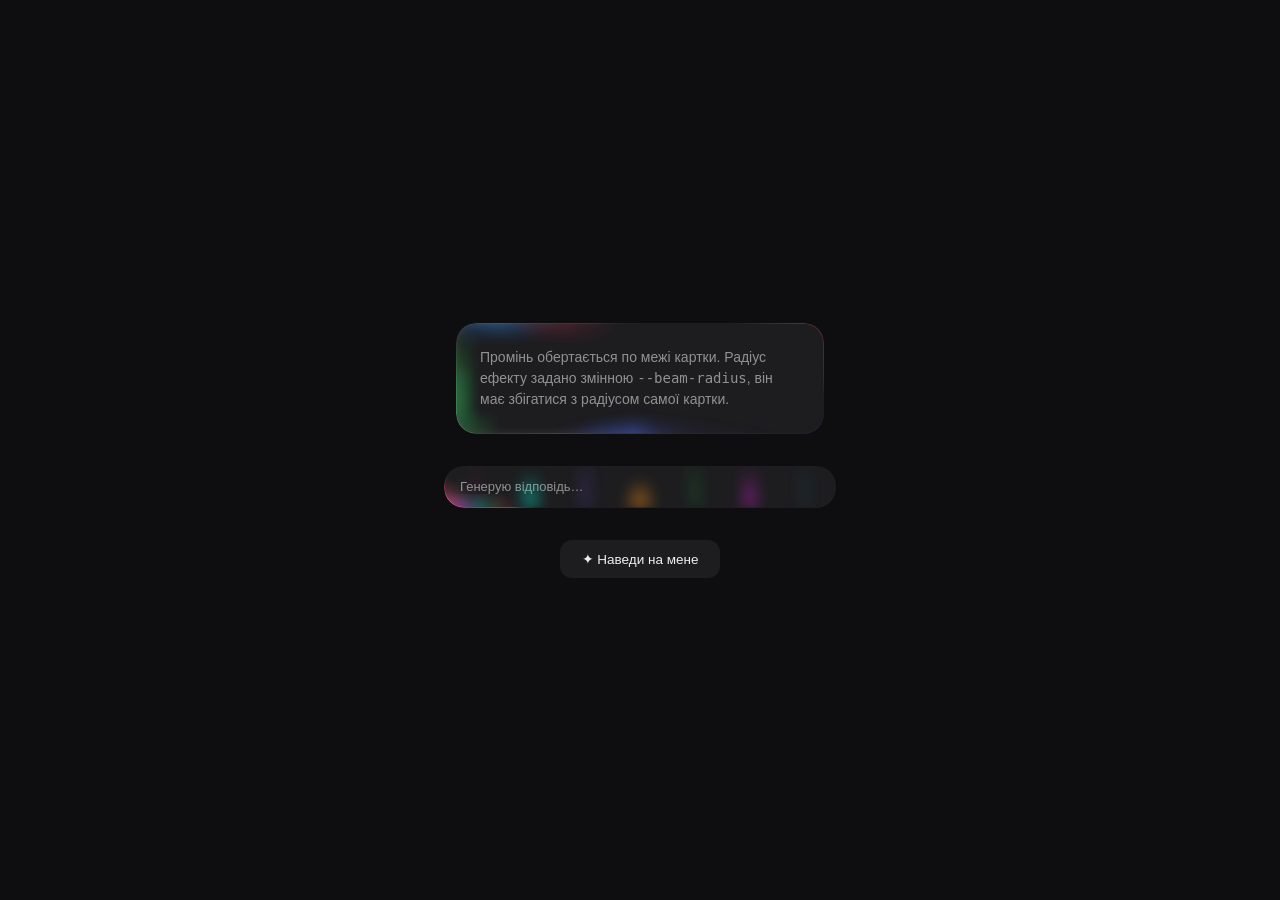
<file: border-beam/demo.html>
<!doctype html>
<html lang="uk">
<head>
<meta charset="utf-8">
<meta name="viewport" content="width=device-width, initial-scale=1">
<title>Border beam demo</title>
<link rel="stylesheet" href="../site-css/tokens.css">
<link rel="stylesheet" href="beam.css">
<style>
  body { margin: 0; min-height: 100vh; display: grid; place-items: center; gap: 32px; background: #0e0e10; color: #eeeeef; font-family: -apple-system, BlinkMacSystemFont, "Inter", "Segoe UI", sans-serif; }
  main { display: flex; flex-direction: column; align-items: center; gap: 32px; padding: 48px 24px; }
  .card { width: 320px; padding: 24px; border-radius: 20px; background: #1d1d1f; --beam-radius: 20px; }
  .card p { margin: 0; color: rgba(238,238,239,.56); font-size: 14px; line-height: 1.5; }
  .bar { width: 360px; height: 42px; display: flex; align-items: center; padding: 0 16px; border-radius: 20px; background: #1d1d1f; font-size: 13px; color: rgba(238,238,239,.56); --beam-radius: 20px; }
  .btn { padding: 11px 22px; border-radius: 12px; background: #1d1d1f; font-size: 13.5px; --beam-radius: 12px; }
</style>
</head>
<body>
<main>
  <!-- runs all the time -->
  <div class="beam card" data-beam data-trigger="always">
    <p>Промінь обертається по межі картки. Радіус ефекту задано змінною <code>--beam-radius</code>, він має збігатися з радіусом самої картки.</p>
  </div>

  <!-- travel mode: along the bottom edge, for wide low elements -->
  <div class="beam bar" data-beam data-mode="travel">Генерую відповідь…</div>

  <!-- only while hovered -->
  <div class="beam btn" data-beam data-trigger="hover">✦ Наведи на мене</div>
</main>

<script src="beam.js"></script>
<script>
  // optional: drive it from JS
  const bar = BorderBeam.get(document.querySelector('.bar'));
  document.addEventListener('keydown', e => { if (e.key === ' ') { e.preventDefault(); bar.el.hasAttribute('data-paused') ? bar.play() : bar.pause(); } });
</script>
</body>
</html>
</file>
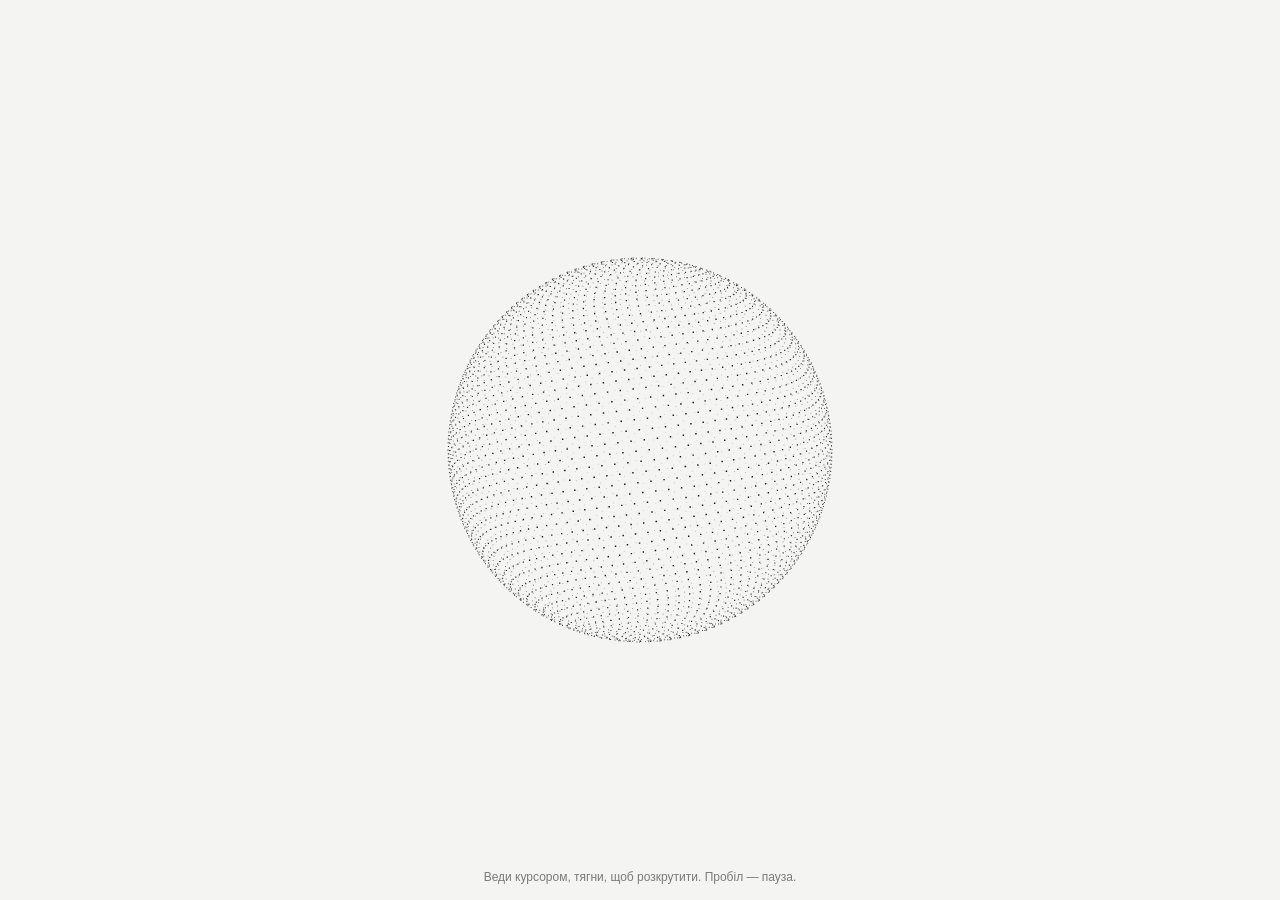
<file: dot-sphere/demo.html>
<!doctype html>
<html lang="uk">
<head>
<meta charset="utf-8">
<meta name="viewport" content="width=device-width, initial-scale=1">
<title>Dot sphere demo</title>
<link rel="stylesheet" href="../site-css/tokens.css">
<style>
  body { margin: 0; min-height: 100vh; display: grid; place-items: center; background: #f4f4f2; font-family: -apple-system, BlinkMacSystemFont, "Inter", "Segoe UI", sans-serif; }
  canvas { width: min(90vw, 480px); height: min(90vw, 480px); touch-action: none; }
  p { position: fixed; bottom: 16px; left: 0; right: 0; margin: 0; text-align: center; font-size: 12px; color: #7a7a7a; }
</style>
</head>
<body>
<canvas id="sphere"></canvas>
<p>Веди курсором, тягни, щоб розкрутити. Пробіл — пауза.</p>

<script src="sphere.js"></script>
<script>
  const s = DotSphere.create(document.getElementById('sphere'), {
    style: 'stipple',
    count: 5200,
    color: '#141414',
    background: 'transparent',
    speed: 0.13,
  });
  document.addEventListener('keydown', e => { if (e.key === ' ') { e.preventDefault(); s.o.paused ? s.resume() : s.pause(); } });
</script>
</body>
</html>
</file>
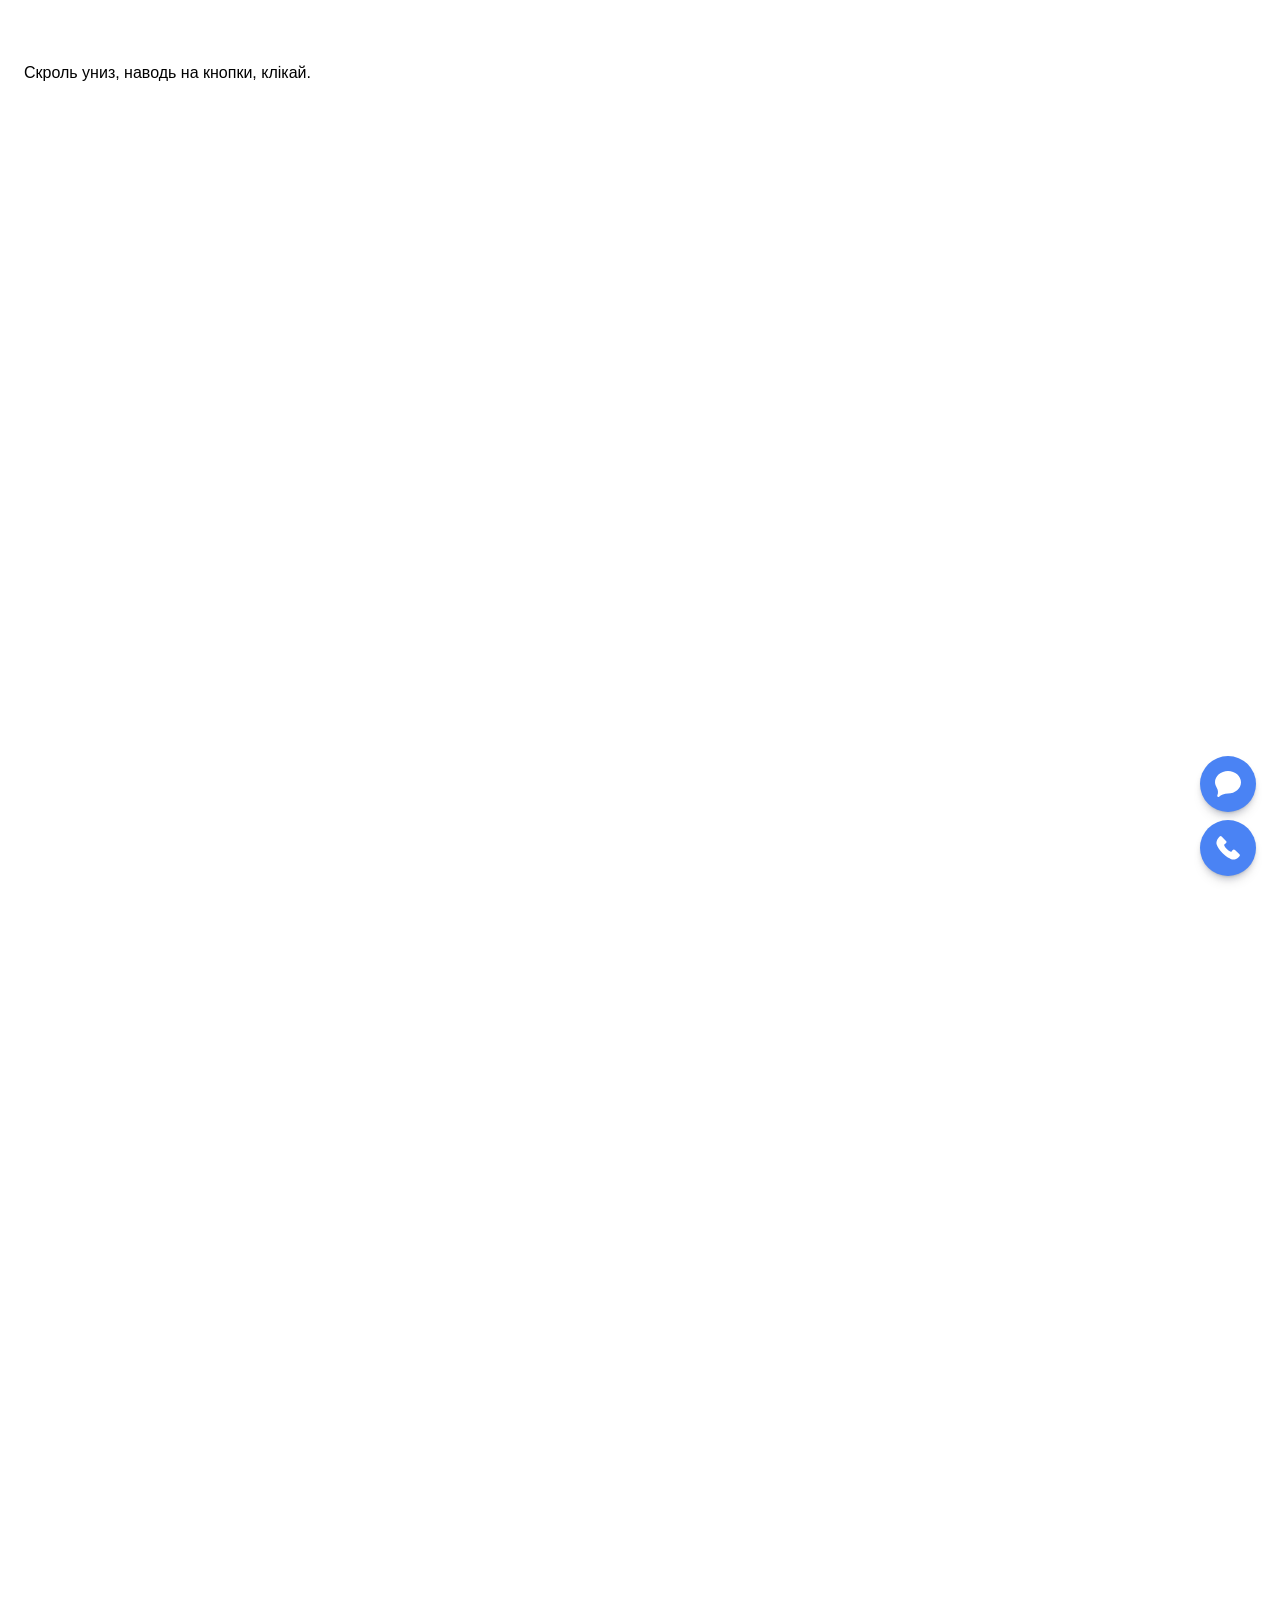
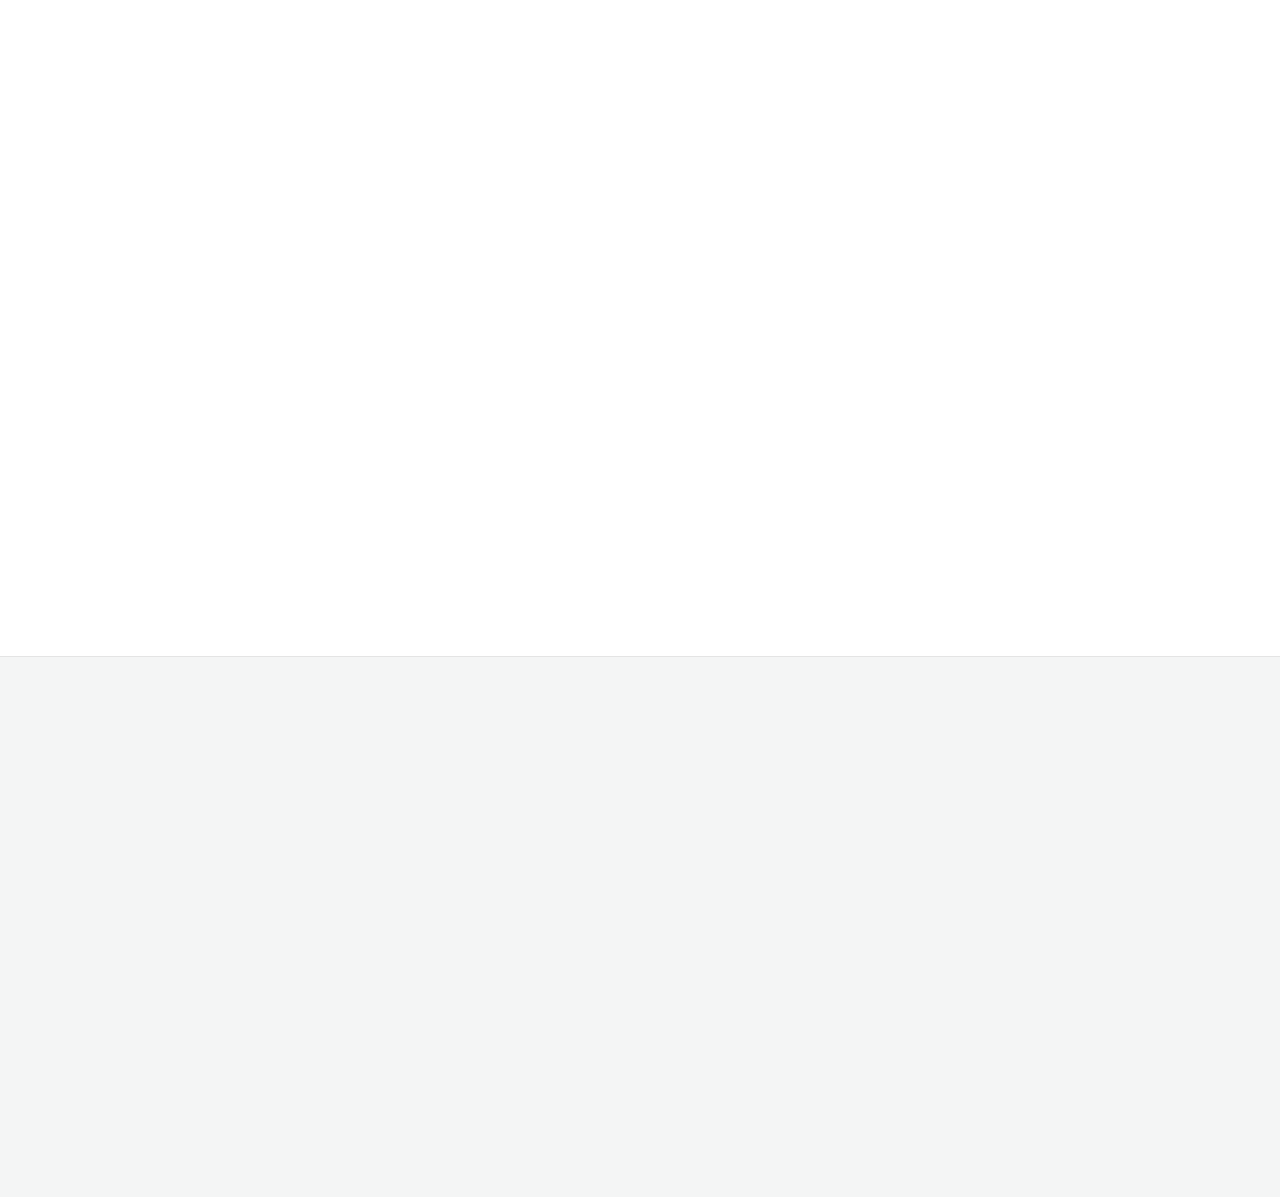
<file: float-actions/demo.html>
<!doctype html>
<html lang="uk">
<head>
<meta charset="utf-8">
<meta name="viewport" content="width=device-width, initial-scale=1">
<title>Float actions demo</title>
<link rel="stylesheet" href="../site-css/tokens.css">
<link rel="stylesheet" href="float-actions.css">
<style>
  body { margin: 0; font-family: -apple-system, BlinkMacSystemFont, "Inter", sans-serif; }
  main { min-height: 240vh; padding: 48px 24px; }
  footer { height: 60vh; background: #f4f5f5; border-top: 1px solid #e4e4e4; }
</style>
</head>
<body>
<main><p>Скроль униз, наводь на кнопки, клікай.</p></main>
<footer data-fa-avoid></footer>

<script src="float-actions.js"></script>
<script>
  // stand-in for a third-party widget loaded on demand
  const widgets = {};
  function loadWidget(id) {
    return new Promise(resolve => setTimeout(() => resolve({
      open() { console.log(id, 'open'); },
      close() { console.log(id, 'close'); },
    }), 800));
  }

  new FloatActions(document.body, {
    actions: [
      { id: 'support', icon: 'chat', label: 'fa.support.label' },
      { id: 'ringostat', icon: 'phone', label: 'fa.ringostat.label' },
    ],
    // keys resolve through t: a function (your i18n) or a dictionary
    t: {
      'fa.support.label': 'Написати в чат',
      'fa.ringostat.label': 'Замовити дзвінок',
      'fa.nudge.message': 'Привіт! Допомогти обрати тариф?',
      'fa.dismiss': 'Закрити',
    },
    onAction(id, fa) {
      fa.loading(id);
      loadWidget(id).then(w => { widgets[id] = w; w.open(); fa.active(id); });
    },
    onClose(id, fa) {
      widgets[id].close();
      fa.idle(id);
    },
  });
</script>
</body>
</html>
</file>
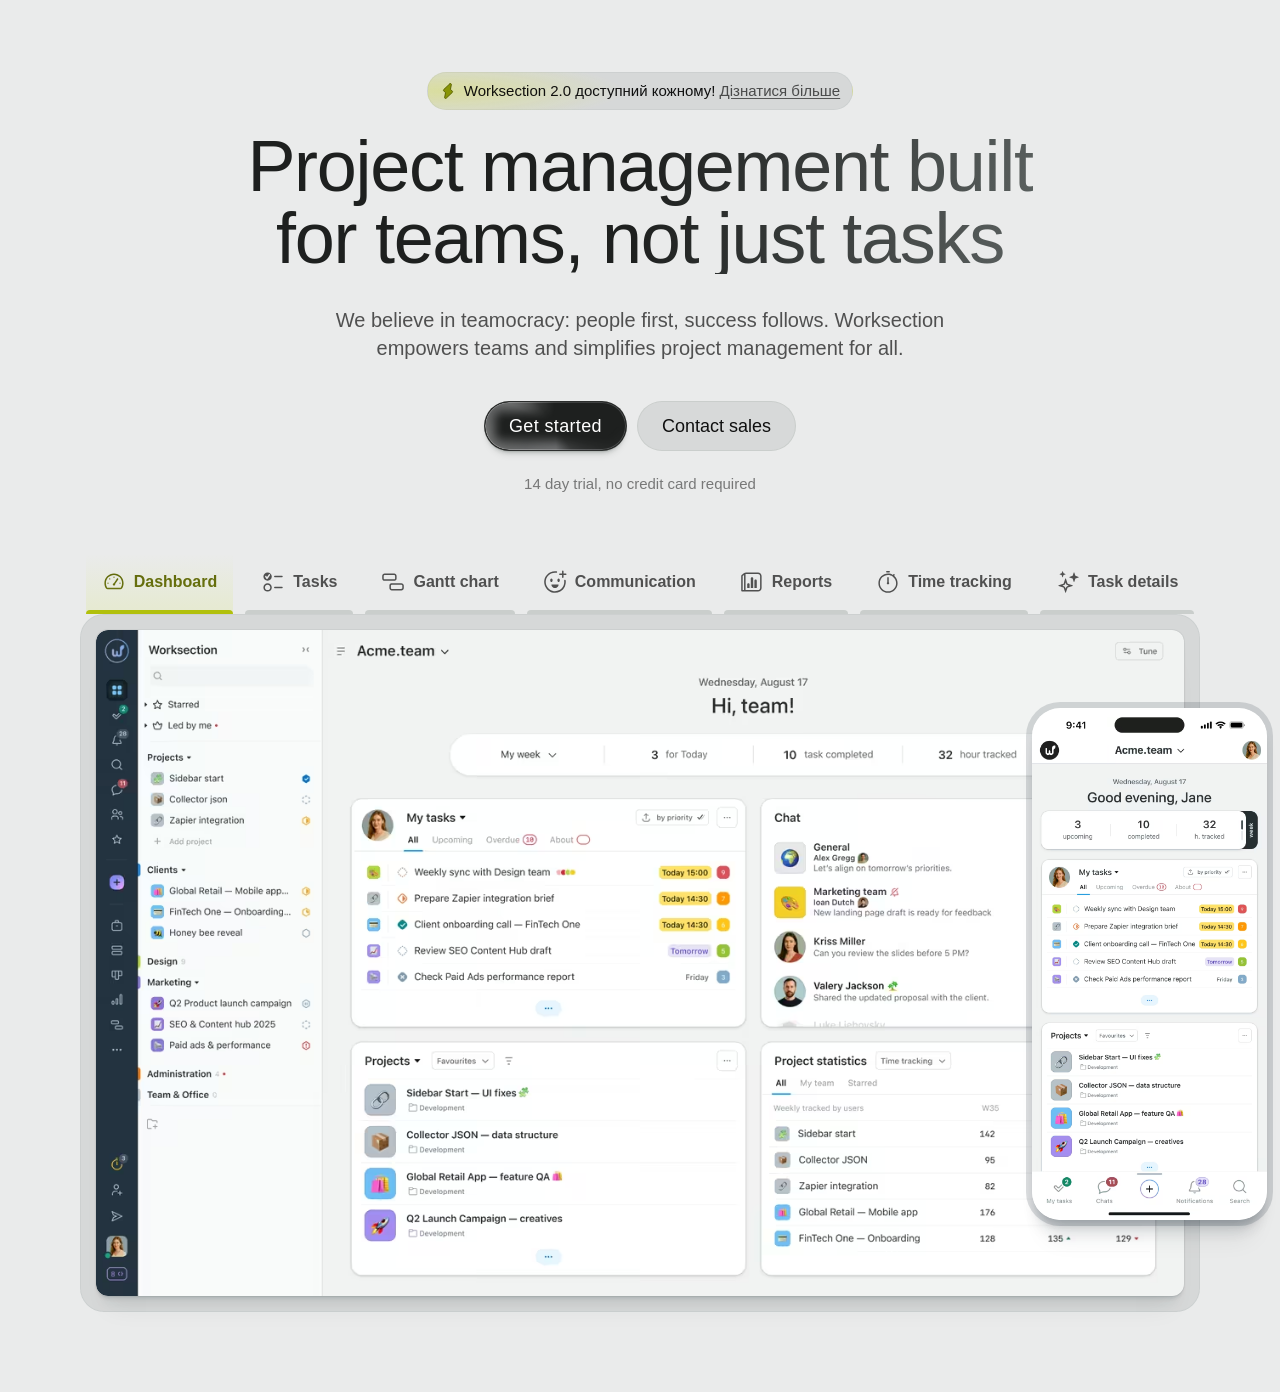
<file: hero-section/demo.html>
<!doctype html>
<html lang="uk">
<head>
<meta charset="utf-8">
<meta name="viewport" content="width=device-width, initial-scale=1">
<title>Hero demo</title>
<style>
  body { margin: 0; background: #f5f5f5; font-family: -apple-system, BlinkMacSystemFont, "Inter", sans-serif; }
</style>
</head>
<body>

<!-- Every tab carries its own pictures in data-desktop / data-phone (+ -srcset, -avif). -->
<!-- у <head>: LCP-картинка стартує до того, як парсер дійде до <img>,
     повз шрифти, скрипти й шапку. Той самий srcset/sizes, що й у <source> -->
<link rel="preload" as="image" type="image/avif" fetchpriority="high"
      imagesrcset="img/dashboard-1280.avif 1280w, img/dashboard.avif 2496w" imagesizes="(max-width: 639px) 140vw, 1280px">
<link rel="stylesheet" href="../site-css/tokens.css">
<link rel="stylesheet" href="../site-css/buttons.css">
<link rel="stylesheet" href="hero.css">
<!-- кнопки це компонент сайту (.btn); промінь на головній: border-beam + .btn-beam -->
<link rel="stylesheet" href="../border-beam/beam.css">
<link rel="stylesheet" href="../site-button/button.css">

<!-- кожна вкладка несе свою пару скріншотів у data-desktop / data-phone;
     без hero.js блок теж рендериться: перша вкладка і композиція з data-main -->
<section class="hero" id="hero">
  <div class="hero__inner">
    <div class="hero__head">
      <a class="hero__badge" href="#"><svg viewBox="0 0 16 16.5" fill="none" aria-hidden="true"><path d="M10.084 0.653C10.718 0.223 11.614 0.767 11.463 1.571L10.54 6.498L12.462 8.422C12.820 8.780 12.813 9.363 12.445 9.711L6.039 15.781C5.405 16.380 4.375 15.819 4.536 14.961L5.458 10.033L3.537 8.110C3.179 7.751 3.187 7.169 3.554 6.821L9.960 0.751L10.084 0.653Z" fill="#899506" stroke="#5A6204" stroke-linecap="round"/></svg><span>Worksection 2.0 доступний кожному! <u>Дізнатися більше</u></span></a>
      <h1 class="hero__title">Project management built <br>for teams, not just tasks</h1>
      <p class="hero__lead">We believe in teamocracy: people first, success follows. Worksection empowers teams and simplifies project management for all.</p>
      
      <div class="hero__cta">
        <a class="btn btn-48 btn-primary btn-rounded btn-beam beam" data-beam data-trigger="always" href="#"><span>Get started</span></a>
        <a class="btn btn-48 btn-secondary btn-rounded" href="#"><span>Contact sales</span></a>
      </div>
      <p class="hero__note">14 day trial, no credit card required</p>
    </div>
    <div class="hero__view">
      <div class="hero__tabs">
        <button type="button" class="hero__arrow hero__arrow--prev" aria-label="Previous view"><svg viewBox="0 0 20 20" fill="currentColor" aria-hidden="true"><path fill-rule="evenodd" clip-rule="evenodd" d="M12.030 4.469C12.323 4.762 12.323 5.237 12.030 5.530L7.560 10L12.030 14.469C12.323 14.762 12.323 15.237 12.030 15.530C11.737 15.823 11.262 15.823 10.969 15.530L5.969 10.530C5.829 10.389 5.75 10.198 5.75 10C5.75 9.801 5.829 9.610 5.969 9.469L10.969 4.469C11.262 4.176 11.737 4.176 12.030 4.469Z"/></svg></button>
        <div class="hero__tablist" role="tablist" aria-label="Product views">
          <button type="button" class="hero__tab" role="tab" aria-selected="true"
                  data-desktop="img/dashboard.webp" data-desktop-srcset="img/dashboard-1280.webp 1280w, img/dashboard.webp 2496w" data-desktop-avif="img/dashboard-1280.avif 1280w, img/dashboard.avif 2496w"
                  data-phone="img/dashboard-phone.webp" data-phone-avif="img/dashboard-phone.avif"><svg viewBox="0 0 24 24" fill="currentColor" aria-hidden="true"><path d="M12 7.8C12.331 7.8 12.6 7.531 12.6 7.2C12.6 6.868 12.331 6.6 12 6.6C11.668 6.6 11.4 6.868 11.4 7.2C11.4 7.531 11.668 7.8 12 7.8Z"/><path d="M6 13.8C6.331 13.8 6.6 13.531 6.6 13.2C6.6 12.868 6.331 12.6 6 12.6C5.668 12.6 5.4 12.868 5.4 13.2C5.4 13.531 5.668 13.8 6 13.8Z"/><path d="M18 13.8C18.331 13.8 18.6 13.531 18.6 13.2C18.6 12.868 18.331 12.6 18 12.6C17.668 12.6 17.4 12.868 17.4 13.2C17.4 13.531 17.668 13.8 18 13.8Z"/><path d="M8.181 9.381C7.947 9.615 7.567 9.615 7.333 9.381C7.098 9.147 7.098 8.767 7.333 8.533C7.567 8.298 7.947 8.298 8.181 8.533C8.415 8.767 8.415 9.147 8.181 9.381Z"/><path d="M16.016 8.375C16.360 8.605 16.453 9.071 16.224 9.415L13.143 14.036C13.180 14.151 13.2 14.273 13.2 14.4C13.2 15.062 12.662 15.6 12 15.6C11.337 15.6 10.8 15.062 10.8 14.4C10.8 13.772 11.281 13.257 11.895 13.204L14.976 8.583C15.205 8.239 15.671 8.146 16.016 8.375Z"/><path fill-rule="evenodd" clip-rule="evenodd" d="M20.159 18.260C19.775 18.878 19.070 19.2 18.342 19.2H5.657C4.929 19.2 4.224 18.878 3.840 18.260C2.927 16.791 2.4 15.057 2.4 13.2C2.4 7.898 6.698 3.6 12 3.6C17.301 3.6 21.6 7.898 21.6 13.2C21.6 15.057 21.072 16.791 20.159 18.260ZM18.885 17.468C19.655 16.23 20.1 14.769 20.1 13.2C20.1 8.726 16.473 5.1 12 5.1C7.526 5.1 3.9 8.726 3.9 13.2C3.9 14.769 4.344 16.23 5.114 17.468C5.174 17.565 5.344 17.7 5.657 17.7H18.342C18.656 17.7 18.825 17.565 18.885 17.468Z"/></svg><span>Dashboard</span></button>
          <button type="button" class="hero__tab" role="tab" aria-selected="false"
                  data-desktop="img/tasks.webp" data-desktop-srcset="img/tasks-1280.webp 1280w, img/tasks.webp 2496w" data-desktop-avif="img/tasks-1280.avif 1280w, img/tasks.avif 2496w"
                  data-phone="img/tasks-phone.webp" data-phone-avif="img/tasks-phone.avif"><svg viewBox="0 0 24 24" fill="currentColor" aria-hidden="true"><path fill-rule="evenodd" clip-rule="evenodd" d="M13.05 17.4C13.05 16.985 13.385 16.65 13.8 16.65H21C21.414 16.65 21.75 16.985 21.75 17.4C21.75 17.814 21.414 18.15 21 18.15H13.8C13.385 18.15 13.05 17.814 13.05 17.4Z"/><path fill-rule="evenodd" clip-rule="evenodd" d="M13.05 6.6C13.05 6.185 13.385 5.85 13.8 5.85H21C21.414 5.85 21.75 6.185 21.75 6.6C21.75 7.014 21.414 7.35 21 7.35H13.8C13.385 7.35 13.05 7.014 13.05 6.6Z"/><path fill-rule="evenodd" clip-rule="evenodd" d="M6.6 20.1C8.091 20.1 9.3 18.891 9.3 17.4C9.3 15.908 8.091 14.7 6.6 14.7C5.108 14.7 3.9 15.908 3.9 17.4C3.9 18.891 5.108 20.1 6.6 20.1ZM6.6 21.6C8.919 21.6 10.8 19.719 10.8 17.4C10.8 15.080 8.919 13.2 6.6 13.2C4.280 13.2 2.4 15.080 2.4 17.4C2.4 19.719 4.280 21.6 6.6 21.6Z"/><path fill-rule="evenodd" clip-rule="evenodd" d="M6.6 10.8C8.919 10.8 10.8 8.919 10.8 6.6C10.8 4.280 8.919 2.4 6.6 2.4C4.280 2.4 2.4 4.280 2.4 6.6C2.4 8.919 4.280 10.8 6.6 10.8ZM9.023 5.215C9.253 4.871 9.160 4.405 8.815 4.175C8.471 3.946 8.005 4.039 7.775 4.383L5.999 7.047L5.423 6.183C5.194 5.839 4.728 5.746 4.383 5.975C4.039 6.205 3.946 6.671 4.175 7.015L5.375 8.815C5.515 9.024 5.749 9.149 5.999 9.149C6.250 9.149 6.484 9.024 6.623 8.815L9.023 5.215Z"/></svg><span>Tasks</span></button>
          <button type="button" class="hero__tab" role="tab" aria-selected="false"
                  data-desktop="img/gantt.webp" data-desktop-srcset="img/gantt-1280.webp 1280w, img/gantt.webp 2496w" data-desktop-avif="img/gantt-1280.avif 1280w, img/gantt.avif 2496w"
                  data-phone="img/gantt-phone.webp" data-phone-avif="img/gantt-phone.avif"><svg viewBox="0 0 24 24" fill="currentColor" aria-hidden="true"><path fill-rule="evenodd" clip-rule="evenodd" d="M13.2 5.1H3.6C3.102 5.1 2.7 5.502 2.7 6V8.4C2.7 8.897 3.102 9.3 3.6 9.3H13.2C13.697 9.3 14.1 8.897 14.1 8.4V6C14.1 5.502 13.697 5.1 13.2 5.1ZM14.362 10.5C15.100 10.090 15.6 9.303 15.6 8.4V6C15.6 4.674 14.525 3.6 13.2 3.6H3.6C2.274 3.6 1.2 4.674 1.2 6V8.4C1.2 9.725 2.274 10.8 3.6 10.8H13.2C13.621 10.8 14.018 10.691 14.362 10.5ZM10.8 13.2C10.378 13.2 9.981 13.308 9.637 13.5C8.899 13.909 8.4 14.696 8.4 15.6V18C8.4 19.325 9.474 20.4 10.8 20.4H20.4C21.725 20.4 22.8 19.325 22.8 18V15.6C22.8 14.274 21.725 13.2 20.4 13.2H10.8ZM21.3 18V15.6C21.3 15.102 20.897 14.7 20.4 14.7H10.8C10.302 14.7 9.9 15.102 9.9 15.6V18C9.9 18.497 10.302 18.9 10.8 18.9H20.4C20.897 18.9 21.3 18.497 21.3 18Z"/></svg><span>Gantt chart</span></button>
          <button type="button" class="hero__tab" role="tab" aria-selected="false"
                  data-desktop="img/communication.webp" data-desktop-srcset="img/communication-1280.webp 1280w, img/communication.webp 2496w" data-desktop-avif="img/communication-1280.avif 1280w, img/communication.avif 2496w"
                  data-phone="img/communication-phone.webp" data-phone-avif="img/communication-phone.avif"><svg viewBox="0 0 24 24" fill="currentColor" aria-hidden="true"><path d="M20.55 1.2C20.55 0.785 20.214 0.45 19.8 0.45C19.385 0.45 19.05 0.785 19.05 1.2V3.45H16.8C16.385 3.45 16.05 3.785 16.05 4.2C16.05 4.614 16.385 4.95 16.8 4.95H19.05V7.2C19.05 7.614 19.385 7.95 19.8 7.95C20.214 7.95 20.55 7.614 20.55 7.2V4.95H22.8C23.214 4.95 23.55 4.614 23.55 4.2C23.55 3.785 23.214 3.45 22.8 3.45H20.55V1.2Z"/><path d="M13.534 1.309C13.955 1.37 14.219 1.783 14.128 2.198C14.038 2.614 13.628 2.875 13.206 2.819C11.485 2.593 9.728 2.855 8.140 3.583C6.318 4.418 4.817 5.823 3.861 7.584C2.905 9.346 2.547 11.371 2.840 13.354C3.133 15.336 4.062 17.171 5.486 18.581C6.911 19.991 8.755 20.900 10.740 21.173C12.726 21.445 14.747 21.066 16.499 20.092C18.251 19.118 19.639 17.602 20.456 15.771C21.167 14.176 21.411 12.417 21.167 10.698C21.107 10.277 21.363 9.864 21.778 9.769C22.193 9.675 22.609 9.934 22.674 10.355C22.989 12.400 22.710 14.499 21.863 16.399C20.910 18.534 19.291 20.303 17.247 21.439C15.204 22.575 12.847 23.017 10.531 22.699C8.215 22.381 6.064 21.320 4.402 19.676C2.741 18.031 1.657 15.892 1.316 13.579C0.974 11.266 1.392 8.905 2.506 6.850C3.621 4.795 5.373 3.157 7.498 2.182C9.389 1.315 11.485 1.015 13.534 1.309Z"/><path d="M8.4 12C9.062 12 9.6 11.194 9.6 10.2C9.6 9.205 9.062 8.4 8.4 8.4C7.737 8.4 7.2 9.205 7.2 10.2C7.2 11.194 7.737 12 8.4 12Z"/><path d="M16.8 10.2C16.8 11.194 16.262 12 15.6 12C14.937 12 14.4 11.194 14.4 10.2C14.4 9.205 14.937 8.4 15.6 8.4C16.262 8.4 16.8 9.205 16.8 10.2Z"/><path d="M12 18C13.677 18 14.994 16.995 15.569 15.147C15.645 14.904 15.615 14.4 15.062 14.4H8.937C8.384 14.4 8.354 14.909 8.430 15.147C9.005 16.995 10.322 18 12 18Z"/></svg><span>Communication</span></button>
          <button type="button" class="hero__tab" role="tab" aria-selected="false"
                  data-desktop="img/reports.webp" data-desktop-srcset="img/reports-1280.webp 1280w, img/reports.webp 2496w" data-desktop-avif="img/reports-1280.avif 1280w, img/reports.avif 2496w"
                  data-phone="img/reports-phone.webp" data-phone-avif="img/reports-phone.avif"><svg viewBox="0 0 24 24" fill="currentColor" aria-hidden="true"><path fill-rule="evenodd" clip-rule="evenodd" d="M1.2 5.962C1.2 5.605 1.358 5.268 1.631 5.040L3.798 3.234C4.445 2.695 5.261 2.4 6.103 2.4L18 2.4C19.988 2.4 21.6 4.011 21.6 6V18C21.6 19.988 19.988 21.6 18 21.6L2.4 21.6C1.737 21.6 1.2 21.062 1.2 20.4L1.2 5.962ZM20.1 6V18C20.1 19.159 19.159 20.1 18 20.1H5.55L5.55 3.974C5.729 3.925 5.915 3.9 6.103 3.9L18 3.9C19.159 3.9 20.1 4.840 20.1 6ZM4.05 4.977L2.7 6.102L2.7 20.1H4.05L4.05 4.977Z"/><path d="M10.8 8.4C10.8 7.737 11.337 7.2 12 7.2C12.662 7.2 13.2 7.737 13.2 8.4V18H10.8V8.4Z"/><path d="M7.2 14.4V18H9.6V14.4C9.6 13.737 9.062 13.2 8.4 13.2C7.737 13.2 7.2 13.737 7.2 14.4Z"/><path d="M16.8 10.8C16.8 10.137 16.262 9.6 15.6 9.6C14.937 9.6 14.4 10.137 14.4 10.8V18H16.8V10.8Z"/></svg><span>Reports</span></button>
          <button type="button" class="hero__tab" role="tab" aria-selected="false"
                  data-desktop="img/time-tracking.webp" data-desktop-srcset="img/time-tracking-1280.webp 1280w, img/time-tracking.webp 2496w" data-desktop-avif="img/time-tracking-1280.avif 1280w, img/time-tracking.avif 2496w"
                  data-phone="img/time-tracking-phone.webp" data-phone-avif="img/time-tracking-phone.avif"><svg viewBox="0 0 24 24" fill="currentColor" aria-hidden="true"><path d="M10.8 1.05C10.385 1.05 10.05 1.385 10.05 1.8C10.05 2.214 10.385 2.55 10.8 2.55H13.2C13.614 2.55 13.95 2.214 13.95 1.8C13.95 1.385 13.614 1.05 13.2 1.05H10.8Z"/><path d="M12.75 7.8C12.75 7.385 12.414 7.05 12 7.05C11.585 7.05 11.25 7.385 11.25 7.8V12.263C10.975 12.483 10.8 12.821 10.8 13.2C10.8 13.862 11.337 14.4 12 14.4C12.662 14.4 13.2 13.862 13.2 13.2C13.2 12.821 13.024 12.483 12.75 12.263V7.8Z"/><path fill-rule="evenodd" clip-rule="evenodd" d="M18.610 5.235C18.851 4.898 18.773 4.430 18.435 4.189C18.098 3.948 17.630 4.027 17.389 4.364L16.953 4.974C15.507 4.102 13.812 3.6 12 3.6C6.698 3.6 2.4 7.898 2.4 13.2C2.4 18.501 6.698 22.8 12 22.8C17.301 22.8 21.6 18.501 21.6 13.2C21.6 10.248 20.268 7.608 18.173 5.847L18.610 5.235ZM16.659 6.573C16.674 6.586 16.690 6.598 16.706 6.610C16.723 6.621 16.739 6.632 16.756 6.642C18.782 8.114 20.1 10.503 20.1 13.2C20.1 17.673 16.473 21.3 12 21.3C7.526 21.3 3.9 17.673 3.9 13.2C3.9 8.726 7.526 5.1 12 5.1C13.734 5.1 15.341 5.645 16.659 6.573Z"/></svg><span>Time tracking</span></button>
          <button type="button" class="hero__tab" role="tab" aria-selected="false"
                  data-desktop="img/task-details.webp" data-desktop-srcset="img/task-details-1280.webp 1280w, img/task-details.webp 2496w" data-desktop-avif="img/task-details-1280.avif 1280w, img/task-details.avif 2496w"
                  data-phone="img/task-details-phone.webp" data-phone-avif="img/task-details-phone.avif"><svg viewBox="0 0 24 24" fill="currentColor" aria-hidden="true"><path fill-rule="evenodd" clip-rule="evenodd" d="M7.648 13.478C7.618 13.567 7.548 13.636 7.460 13.666L2.603 15.324C2.332 15.417 2.332 15.801 2.603 15.894L7.460 17.552C7.548 17.582 7.618 17.651 7.648 17.74L9.306 22.596C9.399 22.867 9.783 22.867 9.876 22.596L11.535 17.74C11.565 17.651 11.634 17.582 11.722 17.552L16.579 15.894C16.851 15.801 16.851 15.417 16.579 15.324L11.722 13.666C11.634 13.636 11.565 13.567 11.535 13.478L9.876 8.622C9.783 8.351 9.399 8.351 9.306 8.622L7.648 13.478ZM9.591 12.442L9.071 13.965C8.891 14.493 8.475 14.909 7.946 15.089L6.424 15.609L7.946 16.129C8.475 16.309 8.891 16.725 9.071 17.253L9.591 18.776L10.111 17.253C10.292 16.725 10.707 16.309 11.236 16.129L12.758 15.609L11.236 15.089C10.707 14.909 10.292 14.493 10.111 13.965L9.591 12.442Z"/><path d="M17.730 2.606C17.823 2.335 18.207 2.335 18.299 2.606L19.345 5.669C19.375 5.757 19.445 5.826 19.533 5.856L22.596 6.902C22.867 6.995 22.867 7.379 22.596 7.472L19.533 8.517C19.445 8.548 19.375 8.617 19.345 8.705L18.299 11.768C18.207 12.039 17.823 12.039 17.730 11.768L16.684 8.705C16.654 8.617 16.585 8.548 16.496 8.517L13.433 7.472C13.162 7.379 13.162 6.995 13.433 6.902L16.496 5.856C16.585 5.826 16.654 5.757 16.684 5.669L17.730 2.606Z"/><path d="M6.867 1.403C6.775 1.132 6.391 1.132 6.298 1.403L5.712 3.120C5.681 3.209 5.612 3.278 5.524 3.308L3.806 3.894C3.535 3.987 3.535 4.371 3.806 4.464L5.524 5.050C5.612 5.080 5.681 5.149 5.712 5.238L6.298 6.955C6.391 7.226 6.775 7.226 6.867 6.955L7.454 5.238C7.484 5.149 7.553 5.080 7.641 5.050L9.359 4.464C9.631 4.371 9.631 3.987 9.359 3.894L7.641 3.308C7.553 3.278 7.484 3.209 7.454 3.120L6.867 1.403Z"/></svg><span>Task details</span></button>
        </div>
        <button type="button" class="hero__arrow hero__arrow--next" aria-label="Next view"><svg viewBox="0 0 20 20" fill="currentColor" aria-hidden="true"><path fill-rule="evenodd" clip-rule="evenodd" d="M7.969 4.469C8.262 4.176 8.737 4.176 9.030 4.469L14.030 9.469C14.171 9.610 14.25 9.801 14.25 10C14.25 10.198 14.171 10.389 14.030 10.530L9.030 15.530C8.737 15.823 8.262 15.823 7.969 15.530C7.676 15.237 7.676 14.762 7.969 14.469L12.439 10L7.969 5.530C7.676 5.237 7.676 4.762 7.969 4.469Z"/></svg></button>
      </div>
      <div class="hero__screens" data-main="desktop">
        <button type="button" class="hero__screen hero__screen--desktop" data-screen="desktop" aria-label="Show the desktop version">
          <picture>
            <source type="image/avif" srcset="img/dashboard-1280.avif 1280w, img/dashboard.avif 2496w" sizes="(max-width: 639px) 140vw, 1280px">
            <img src="img/dashboard.webp" srcset="img/dashboard-1280.webp 1280w, img/dashboard.webp 2496w" sizes="(max-width: 639px) 140vw, 1280px" width="2496" height="1528" alt="Worksection dashboard on desktop" fetchpriority="high" decoding="async">
          </picture>
        </button>
        <button type="button" class="hero__screen hero__screen--phone" data-screen="phone" aria-label="Show the mobile version">
          <picture>
            <source type="image/avif" srcset="img/dashboard-phone.avif">
            <img src="img/dashboard-phone.webp" width="804" height="1748" alt="Worksection dashboard on a phone" loading="lazy" decoding="async">
          </picture>
        </button>
      </div>
    </div>
  </div>
</section>

<script src="../border-beam/beam.js"></script>
<script src="hero.js"></script>
<script>
  new Hero('#hero', {
    view: 0,
    main: 'desktop',
    swap: true,
    hint: true,
    duration: 600,
    easing: 'cubic-bezier(.22, 1, .36, 1)',
    overshoot: 0.2,
    tilt: 3,
    lift: true,
    entrance: true,
    tiltIn: 12,
    fadeFrom: 0.8,
    tiltRest: 2,
    perspective: 800,
    fly: 80,
    fade: 650,
    switch: 'blur',
    strength: 0.6,
    stagger: 90,
  });
</script>

<!-- композиція для вузьких екранів (< 640 px): CSS-змінні на .hero,
     у cqw = 1 % ширини блоку. *-w/x/y: скрін як головний, *-s/tx/ty: він же як мініатюра -->
<style>
  .hero {
    --hero-stage-h: 124cqw;
    --hero-desk-w: 139cqw;   --hero-desk-x: 5cqw;
    --hero-desk-s: 1;       --hero-desk-tx: 5cqw;   --hero-desk-ty: 14cqw;
    --hero-phone-w: 52cqw;  --hero-phone-x: 43cqw;
    --hero-phone-s: 0.77;     --hero-phone-tx: 55cqw; --hero-phone-ty: 36cqw;
  }
</style>
</body>
</html>
</file>
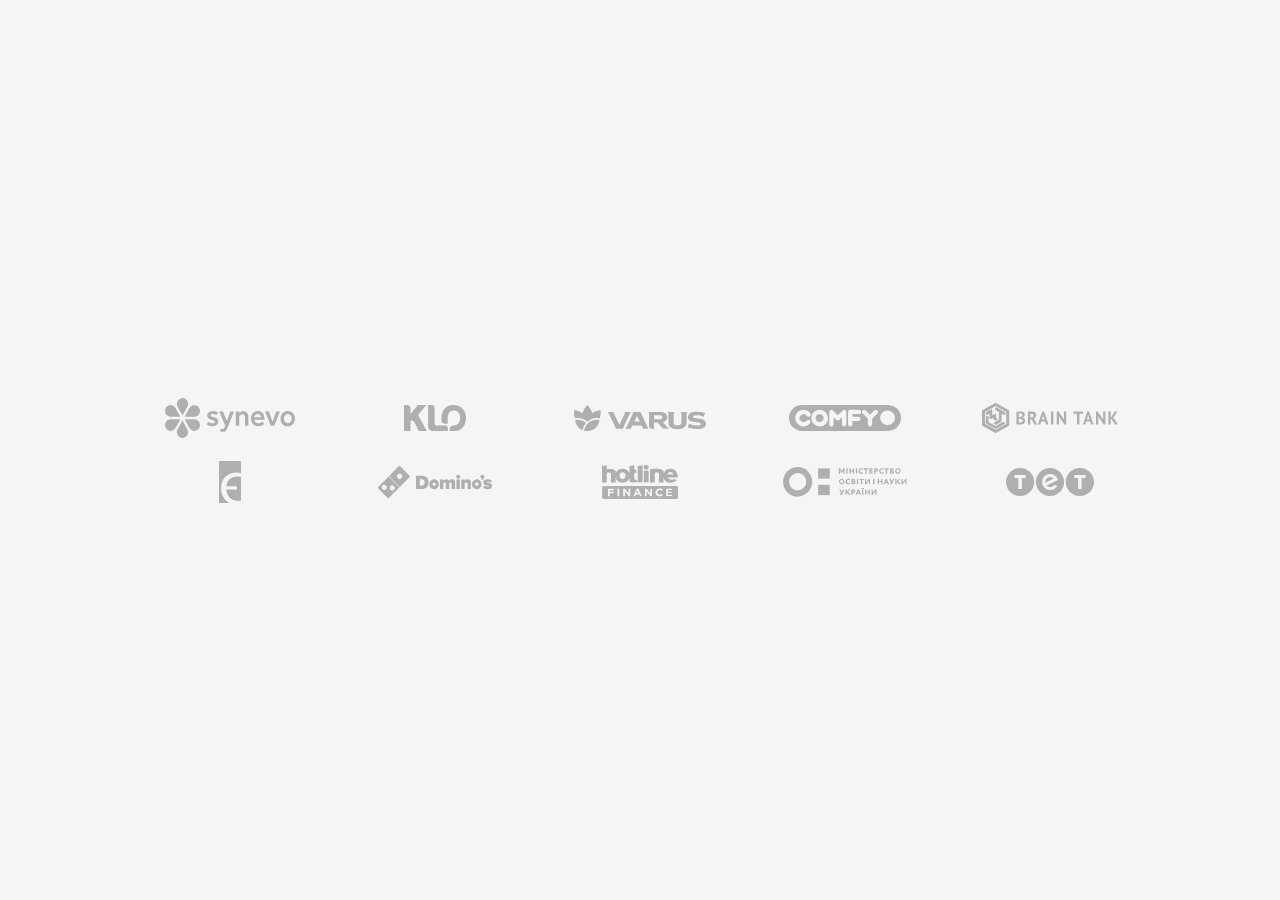
<file: logo-wall/demo.html>
<!doctype html>
<html lang="uk">
<head>
<meta charset="utf-8">
<meta name="viewport" content="width=device-width, initial-scale=1">
<title>Logo wall demo</title>
<link rel="stylesheet" href="../site-css/tokens.css">
<link rel="stylesheet" href="logo-wall.css">
<style>
  body { margin: 0; background: #f5f5f5; font-family: -apple-system, BlinkMacSystemFont, "Inter", sans-serif; }
  main { min-height: 100vh; display: flex; align-items: center; }
</style>
</head>
<body>
<main>
  <section id="clients" aria-label="Our clients"></section>
</main>

<script src="logo-wall.js"></script>
<script>
  new LogoWall('#clients', {
    logos: [
      'logos/synevo.svg', 'logos/klo.svg', 'logos/varus.svg', 'logos/comfy.svg', 'logos/brain-tank.svg',
      'logos/knygarnya.svg', 'logos/dominos.svg', 'logos/hotline-finance.svg', 'logos/mon.svg', 'logos/tet.svg',
      'logos/vml.svg', 'logos/mcdonalds.svg', 'logos/atl.svg', 'logos/skelar.svg', 'logos/1plus1.svg',
      'logos/suspilne.svg', 'logos/tez-tour.svg', 'logos/ukrainer.svg', 'logos/publicis-groupe.svg',
      'logos/roman-ua.svg', 'logos/stb.svg', 'logos/as.svg', 'logos/ibis.svg', 'logos/orner.svg',
    ],
    rows: 2,
    columns: { desktop: 5, tablet: 4, mobile: 3, small: 2 },
    mode: 'wave',
    waveOrder: 'diagonal',
    interval: 3500,
    stagger: 120,
    duration: 900,
    easing: 'cubic-bezier(.65, 0, .35, 1)',
    blur: 12,
    scale: 0.96,
    enter: { x: -12, y: 0 },
    exit: { x: 12, y: 0 },
    layoutDuration: 600,
    color: '#8a8a8a',
  });
</script>
</body>
</html>
</file>
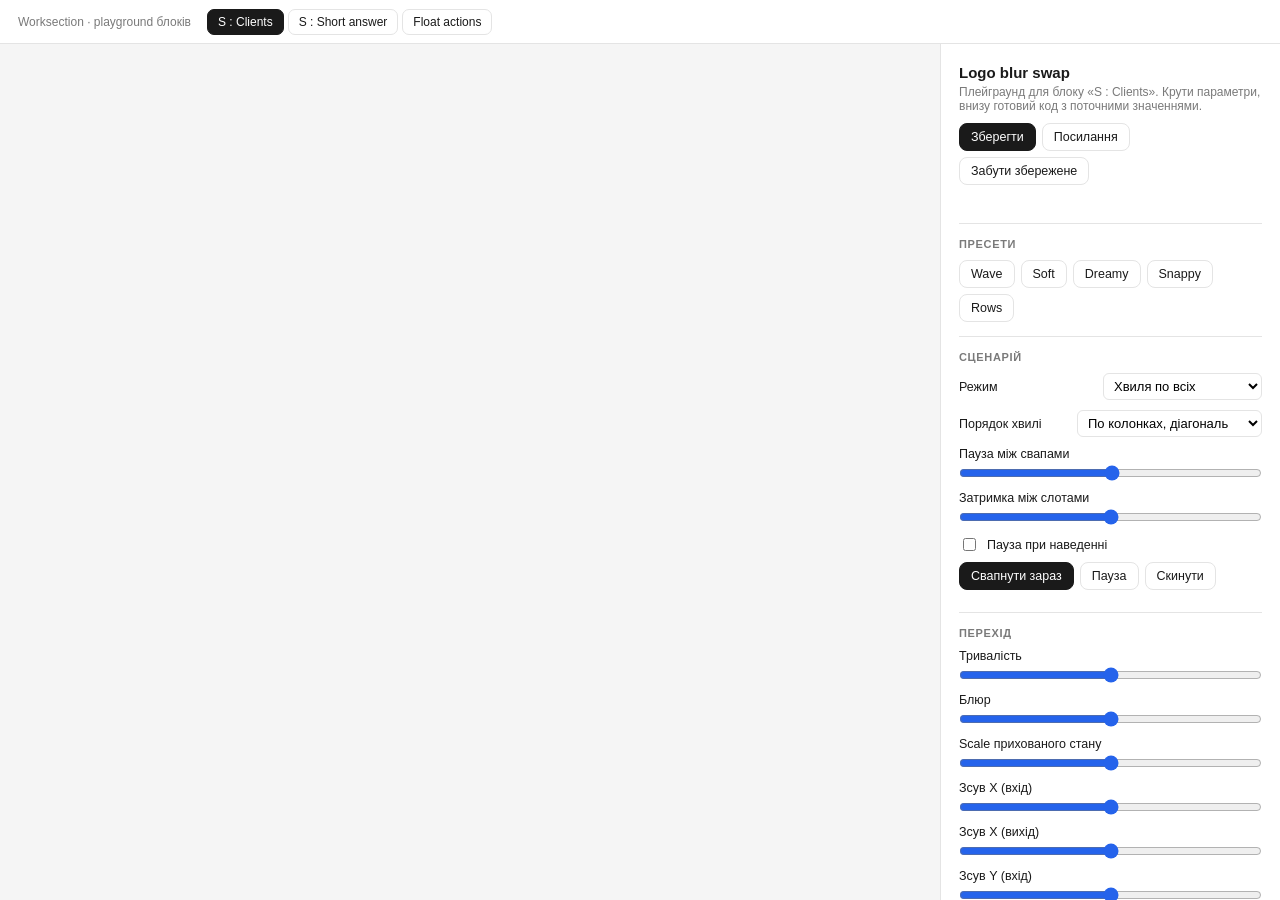
<file: logo-wall/playground.template.html>
<!doctype html>
<html lang="uk">
<head>
<meta charset="utf-8">
<meta name="viewport" content="width=device-width, initial-scale=1">
<title>Worksection blocks playground</title>

<!-- logo-wall.css (inlined by build-playground.py) -->
<style id="src-css">
__CSS__
</style>

<!-- short-answer.css (inlined by build-playground.py) -->
<style id="src-sa-css">
__SA_CSS__
</style>

<!-- float-actions.css (inlined by build-playground.py) -->
<style id="src-fa-css">
__FA_CSS__
</style>

<style>
  :root {
    --bg: #f5f5f5; --panel: #fff; --line: #e4e4e4; --text: #1a1a1a; --muted: #7a7a7a; --accent: #2563eb;
    font-family: -apple-system, BlinkMacSystemFont, "Inter", "Segoe UI", Roboto, sans-serif;
  }
  * { box-sizing: border-box; }
  body { margin: 0; background: var(--bg); color: var(--text); font-size: 13px; }

  /* block switcher */
  .topbar {
    position: sticky; top: 0; z-index: 10; height: 44px;
    display: flex; align-items: center; gap: 16px; padding: 0 18px;
    background: var(--panel); border-bottom: 1px solid var(--line);
  }
  .topbar__brand { font-size: 12px; color: var(--muted); }
  .topbar__tabs { display: flex; gap: 4px; }
  .topbar__tabs button { padding: 5px 10px; font-size: 12px; border-radius: 7px; }
  .topbar__tabs button.is-active { background: var(--text); color: #fff; border-color: var(--text); }
  .topbar__tabs button:disabled { opacity: .4; cursor: default; }

  .app { display: grid; grid-template-columns: 1fr 340px; min-height: calc(100vh - 44px); }
  .app[hidden] { display: none; }

  .stage {
    display: flex; flex-direction: column; align-items: center; justify-content: center;
    padding: 48px 24px; gap: 32px; background: var(--stage-bg, #f5f5f5);
    /* keeps the demos' own z-indexes (float actions layer) under the mobile sheet */
    position: relative; z-index: 0; isolation: isolate;
  }
  .stage-hint { color: var(--muted); font-size: 12px; text-align: center; }
  .frame { width: 100%; }

  /* --- resizable canvas frame: drag the edges, hover a grip for presets --- */
  .rz { position: relative; width: 100%; max-width: var(--frame-w, 100%); margin: 0 auto; transition: max-width 600ms cubic-bezier(.22, 1, .36, 1); }
  .rz.is-dragging { transition: none; }
  .rz.is-fixed { outline: 1px dashed #c9c9c9; outline-offset: 6px; }
  .rz__handle { position: absolute; top: 0; bottom: 0; width: 22px; cursor: ew-resize; touch-action: none; z-index: 5; outline: 0; }
  .rz__handle--l { left: -11px; } .rz__handle--r { right: -11px; }
  .rz__grip {
    position: absolute; top: 50%; left: 50%; width: 4px; height: 44px; border-radius: 2px; background: #a0a6a4;
    transform: translate(-50%, -50%); opacity: 0; transition: opacity 160ms, background 160ms, height 160ms;
  }
  .rz:hover .rz__grip { opacity: .55; }
  .rz__handle:hover .rz__grip, .rz__handle:focus-visible .rz__grip, .rz.is-dragging .rz__grip { opacity: 1; height: 56px; background: var(--text); }
  /* width badge and presets live in a bar above the frame, never over the demo */
  .rz__bar {
    position: absolute; bottom: 100%; left: 50%; transform: translateX(-50%); margin-bottom: 8px;
    display: flex; align-items: center; gap: 6px; opacity: 0; transition: opacity 120ms 300ms; pointer-events: none;
  }
  .rz:hover .rz__bar, .rz.is-dragging .rz__bar, .rz:focus-within .rz__bar, .rz__bar:hover { opacity: 1; transition-delay: 0s; pointer-events: auto; }
  .rz__badge {
    padding: 3px 8px; border-radius: 6px; background: var(--text); color: #fff;
    font-size: 11px; line-height: 16px; font-variant-numeric: tabular-nums; white-space: nowrap;
  }
  .rz__menu {
    display: flex; gap: 3px; padding: 3px; background: var(--panel); border: 1px solid var(--line); border-radius: 8px;
    opacity: 0; transform: translateX(-6px); pointer-events: none; transition: opacity 120ms 400ms, transform 160ms 400ms;
  }
  /* presets come out when a grip is hovered, and stay while the pointer travels to the bar */
  .rz__handle:hover ~ .rz__bar .rz__menu, .rz__handle:focus-within ~ .rz__bar .rz__menu, .rz.is-dragging .rz__menu, .rz__bar:hover .rz__menu {
    opacity: 1; transform: translateX(0); pointer-events: auto; transition-delay: 0s;
  }
  .rz__menu button { padding: 2px 8px; font-size: 11px; line-height: 16px; min-height: 0; border-radius: 5px; white-space: nowrap; }
  .rz__menu button.is-active { background: var(--text); color: #fff; border-color: var(--text); }
  @media (max-width: 980px) { .rz__handle, .rz__bar { display: none; } }

  .panel {
    background: var(--panel); border-left: 1px solid var(--line);
    padding: 20px 18px 40px; overflow-y: auto; max-height: calc(100vh - 44px); position: sticky; top: 44px;
  }
  .panel__handle { display: none; }
  .panel h1 { font-size: 15px; margin: 0 0 4px; }
  .panel .sub { color: var(--muted); margin: 0 0 18px; font-size: 12px; }
  .group { border-top: 1px solid var(--line); padding: 14px 0; }
  .group h2 { font-size: 11px; text-transform: uppercase; letter-spacing: .06em; color: var(--muted); margin: 0 0 10px; }
  .field { display: grid; grid-template-columns: 1fr auto; gap: 4px 10px; align-items: center; margin-bottom: 10px; }
  .field label { font-size: 12.5px; }
  .field output { font-variant-numeric: tabular-nums; color: var(--muted); font-size: 12px; min-width: 52px; text-align: right; }
  .field input[type=range] { grid-column: 1 / -1; width: 100%; accent-color: var(--accent); margin: 0; }
  .field select, .field input[type=color] { font: inherit; padding: 4px 6px; border: 1px solid var(--line); border-radius: 6px; background: #fff; }
  .field input[type=color] { width: 44px; height: 26px; padding: 2px; }
  .field.inline select { min-width: 150px; }
  .check { display: flex; align-items: center; gap: 8px; margin-bottom: 8px; font-size: 12.5px; }
  .check input { accent-color: var(--accent); }
  .row-btns, .presets { display: flex; gap: 6px; flex-wrap: wrap; }
  button {
    font: inherit; font-size: 12.5px; padding: 6px 11px; border-radius: 8px; cursor: pointer;
    border: 1px solid var(--line); background: #fff; color: var(--text);
  }
  button.primary { background: var(--text); color: #fff; border-color: var(--text); }
  button:hover { border-color: #bbb; }
  .status { font-size: 12px; color: var(--muted); margin-top: 8px; line-height: 1.5; }
  .status b { color: var(--text); font-weight: 600; }

  .tabs { display: flex; gap: 4px; margin-bottom: 8px; flex-wrap: wrap; }
  .tabs button { padding: 5px 9px; font-size: 12px; }
  .tabs button.is-active { background: var(--text); color: #fff; border-color: var(--text); }
  textarea.code {
    width: 100%; height: 320px; font: 11px/1.5 ui-monospace, SFMono-Regular, Menlo, monospace;
    border: 1px solid var(--line); border-radius: 8px; padding: 10px; resize: vertical; background: #fafafa; color: #333;
    white-space: pre; overflow: auto;
  }
  .files { font-size: 12px; color: var(--muted); margin: 8px 0 0; line-height: 1.6; }
  .files code { font: 11px ui-monospace, Menlo, monospace; color: var(--text); }

  /* --- mobile: the panel becomes a bottom sheet over the stage --- */
  @media (max-width: 980px) {
    :root { --sheet-peek: 60px; --sheet-h: 50vh; --vh: 100vh; }
    @supports (height: 1dvh) { :root { --vh: 100dvh; } }
    .topbar { height: 48px; padding: 0 12px; }
    .topbar__brand { display: none; }
    .topbar__tabs { flex: 1; gap: 6px; overflow-x: auto; scrollbar-width: none; -webkit-overflow-scrolling: touch; }
    .topbar__tabs::-webkit-scrollbar { display: none; }
    .topbar__tabs button { white-space: nowrap; min-height: 34px; padding: 6px 12px; }
    .app { display: block; min-height: 0; }
    .stage {
      height: calc(var(--vh) - 48px); overflow: auto; -webkit-overflow-scrolling: touch;
      justify-content: flex-start; gap: 16px; padding: 16px 16px calc(var(--sheet-peek) + 24px);
    }
    .stage-hint { font-size: 11px; }
    .stage--fab { padding: 12px 12px calc(var(--sheet-peek) + 16px); }
    .browser { height: calc(var(--vh) - 48px - 12px - var(--sheet-peek) - 16px - 32px); }
    .panel {
      position: fixed; left: 0; right: 0; bottom: 0; top: auto; z-index: 20;
      height: var(--sheet-h); max-height: none;
      padding: 0 16px; border-left: 0; border-top: 1px solid var(--line); border-radius: 18px 18px 0 0;
      box-shadow: 0 -12px 40px -16px rgba(0, 0, 0, .28);
      overflow: hidden; overscroll-behavior: contain;
      transition: height 360ms cubic-bezier(.22, 1, .36, 1);
    }
    .panel.is-dragging { transition: none; }
    .panel__handle {
      display: grid; grid-template-columns: 1fr auto; align-items: center; gap: 0 10px;
      height: var(--sheet-peek); padding-top: 8px; cursor: grab; touch-action: none; user-select: none; -webkit-user-select: none;
    }
    .panel__handle::before { content: ""; grid-column: 1 / -1; width: 36px; height: 4px; margin: 0 auto 8px; border-radius: 2px; background: #cdd0cf; }
    .panel__title { font-size: 13px; font-weight: 600; }
    .panel__title small { font-weight: 400; color: var(--muted); margin-left: 6px; }
    .panel__expand { padding: 4px 9px; font-size: 12px; min-height: 0; }
    .panel__scroll { height: calc(100% - var(--sheet-peek)); overflow-y: auto; -webkit-overflow-scrolling: touch; padding-bottom: 40px; }
    body.sheet-collapsed .panel__scroll { overflow: hidden; }
    body.sheet-collapsed { --sheet-h: var(--sheet-peek); }
    body.sheet-half { --sheet-h: 50vh; }
    body.sheet-full { --sheet-h: 92vh; }
    @supports (height: 1dvh) {
      body.sheet-half { --sheet-h: 50dvh; }
      body.sheet-full { --sheet-h: 92dvh; }
    }
    /* touch targets, and 16px in selects so iOS does not zoom the page on focus */
    .field select, .field input[type=color] { font-size: 16px; min-height: 36px; }
    .field input[type=range] { height: 28px; }
    button { min-height: 36px; }
    .tabs button { min-height: 32px; }
    textarea.code { height: 240px; font-size: 12px; }
  }

  /* save / share row */
  .save { display: flex; gap: 6px; flex-wrap: wrap; align-items: center; margin: -8px 0 14px; }
  .save__status { width: 100%; font-size: 12px; color: var(--muted); line-height: 1.5; min-height: 18px; }
  .save__status.is-dirty { color: #b45309; }

  /* --- fake browser with a skeleton site (float actions view) --- */
  .stage--fab { padding: 40px 24px 24px; gap: 16px; justify-content: flex-start; }
  .browser {
    position: relative; display: flex; flex-direction: column;
    width: 100%; height: calc(100vh - 44px - 64px - 28px);
    border-radius: 12px; background: #fff; overflow: hidden;
    box-shadow: 0 0 0 1px #e4e4e4, 0 16px 40px -16px rgba(0,0,0,.18);
  }
  .browser__bar { flex: none; display: flex; align-items: center; gap: 6px; height: 36px; padding: 0 12px; background: #f4f5f5; border-bottom: 1px solid #e4e4e4; }
  .browser__dot { width: 10px; height: 10px; border-radius: 50%; background: #dddfde; }
  .browser__url { flex: 1; height: 20px; margin-left: 8px; border-radius: 6px; background: #fff; box-shadow: 0 0 0 1px #e4e4e4; }
  .browser__view { position: relative; flex: 1; min-height: 0; }
  .browser__scroll { position: absolute; inset: 0; overflow-y: auto; overscroll-behavior: contain; }
  .browser__overlay { position: absolute; inset: 0; pointer-events: none; }

  /* stand-in for a third-party widget loaded on click */
  .fake-widget {
    position: absolute; right: 24px; bottom: calc(24px + 56px + 12px); width: 360px; max-width: calc(100% - 48px); height: min(460px, calc(100% - 140px));
    border-radius: 20px; background: #fff; overflow: hidden; pointer-events: auto;
    box-shadow: 0 0 0 1px rgba(13,28,20,.08), 0 8px 16px -6px rgba(12,24,48,.16), 0 24px 48px -12px rgba(12,24,48,.28);
    opacity: 0; transform: translateY(12px) scale(.94); transform-origin: bottom right; visibility: hidden;
    transition: opacity 160ms cubic-bezier(.65,0,.35,1), transform 200ms cubic-bezier(.65,0,.35,1), visibility 0s linear 200ms;
  }
  .fake-widget.is-on { opacity: 1; transform: none; visibility: visible; transition: opacity 180ms cubic-bezier(.65,0,.35,1), transform 320ms cubic-bezier(.22,1,.36,1), visibility 0s; }
  /* on mobile third-party widgets go full screen and bring their own close */
  .fake-widget.is-compact { inset: 0; width: auto; max-width: none; height: auto; border-radius: 0; transform-origin: bottom center; }
  .fake-widget__head { position: relative; height: 72px; background: var(--fw, #4a83f4); }
  .fake-widget__x {
    position: absolute; top: 16px; right: 16px; width: 32px; height: 32px; padding: 0; border: 0; border-radius: 50%;
    background: rgba(255,255,255,.22); color: #fff; font: 18px/32px sans-serif; cursor: pointer;
  }
  .fake-widget__body { display: flex; flex-direction: column; gap: 10px; padding: 20px; }
  .fake-widget__body i { display: block; height: 10px; border-radius: 5px; background: #eaebeb; }
  .fake-widget__body i:nth-child(2) { width: 78%; } .fake-widget__body i:nth-child(3) { width: 52%; }
  .fake-widget__body i.box { height: 44px; border-radius: 12px; margin-top: 12px; background: #f4f5f5; box-shadow: inset 0 0 0 1px #dddfde; }

  .sk { --sk: #eaebeb; --sk-2: #dddfde; --sk-ink: #2d2f2e; container-type: inline-size; }
  .sk__wrap { max-width: 1024px; margin: 0 auto; padding: 0 24px; }
  .sk i, .sk b { display: block; border-radius: 6px; background: var(--sk); }
  .sk b { background: var(--sk-2); }
  .sk__nav { position: sticky; top: 0; z-index: 2; height: 64px; background: rgba(255,255,255,.9); backdrop-filter: blur(8px); border-bottom: 1px solid #eef0ef; }
  .sk__nav .sk__wrap { display: flex; align-items: center; gap: 24px; height: 100%; }
  .sk__logo { width: 112px; height: 24px; border-radius: 6px; background: var(--sk-ink) !important; }
  .sk__menu { display: flex; gap: 20px; margin-left: 16px; }
  .sk__menu i { width: 52px; height: 10px; border-radius: 5px; }
  .sk__navcta { margin-left: auto; width: 104px; height: 36px; border-radius: 10px; background: var(--sk-ink) !important; }
  .sk__hero { padding: 96px 0 64px; text-align: center; }
  .sk__hero .sk__wrap { display: flex; flex-direction: column; align-items: center; gap: 14px; }
  .sk__eyebrow { width: 128px; height: 12px; border-radius: 6px; }
  .sk__h1 { width: 64%; max-width: 620px; height: 40px; border-radius: 10px; }
  .sk__h1 + .sk__h1 { width: 44%; }
  .sk__sub { width: 48%; max-width: 460px; height: 12px; border-radius: 6px; margin-top: 8px; }
  .sk__sub + .sk__sub { width: 36%; margin-top: 0; }
  .sk__btns { display: flex; gap: 12px; margin-top: 18px; }
  .sk__btns i { width: 148px; height: 48px; border-radius: 12px; }
  .sk__btns i:first-child { background: var(--sk-ink); }
  .sk__shot { width: 100%; aspect-ratio: 16 / 9; margin-top: 40px; border-radius: 20px; background: var(--sk-2); box-shadow: inset 0 0 0 1px rgba(0,0,0,.04); }
  .sk__logos { display: flex; justify-content: center; gap: 40px; flex-wrap: wrap; padding: 32px 0 80px; }
  .sk__logos i { width: 96px; height: 24px; border-radius: 5px; opacity: .8; }
  .sk__section { padding: 0 0 96px; }
  .sk__head { display: flex; flex-direction: column; align-items: center; gap: 12px; margin-bottom: 40px; }
  .sk__h2 { width: 42%; max-width: 440px; height: 28px; border-radius: 8px; }
  .sk__lead { width: 34%; max-width: 360px; height: 12px; border-radius: 6px; }
  .sk__grid { display: grid; grid-template-columns: repeat(3, minmax(0, 1fr)); gap: 20px; }
  .sk__card { display: flex; flex-direction: column; gap: 10px; padding: 24px; border-radius: 20px; background: #f7f8f8; border: 1px solid #eef0ef; }
  .sk__card b { width: 40px; height: 40px; border-radius: 12px; margin-bottom: 6px; }
  .sk__card i.t { width: 60%; height: 14px; border-radius: 7px; }
  .sk__card i.l { width: 100%; height: 10px; border-radius: 5px; }
  .sk__card i.l.s { width: 72%; }
  .sk__card i.price { width: 44%; height: 32px; border-radius: 8px; margin: 6px 0; }
  .sk__card i.cta { width: 100%; height: 44px; border-radius: 12px; margin-top: 10px; background: var(--sk-2); }
  .sk__card--hi { background: #fff; border-color: #cdd0cf; box-shadow: 0 12px 32px -20px rgba(0,0,0,.25); }
  .sk__card--hi i.cta { background: var(--sk-ink); }
  .sk__band { padding: 72px 0; background: #1e201f; }
  .sk__band .sk__wrap { display: flex; flex-direction: column; align-items: center; gap: 14px; }
  .sk__band i { background: rgba(255,255,255,.14); }
  .sk__band i.cta { width: 160px; height: 48px; border-radius: 12px; margin-top: 12px; background: #fff; }
  .sk__quotes { display: grid; grid-template-columns: repeat(2, minmax(0, 1fr)); gap: 20px; }
  .sk__quote { display: flex; flex-direction: column; gap: 10px; padding: 28px; border-radius: 20px; border: 1px solid #eef0ef; }
  .sk__who { display: flex; align-items: center; gap: 12px; margin-top: 10px; }
  .sk__who b { width: 40px; height: 40px; border-radius: 50%; }
  .sk__who span { display: flex; flex-direction: column; gap: 6px; }
  .sk__who i { width: 120px; height: 10px; border-radius: 5px; }
  .sk__who i + i { width: 80px; }
  .sk__footer { padding: 64px 0 40px; background: #f4f5f5; border-top: 1px solid #e4e4e4; }
  .sk__cols { display: grid; grid-template-columns: 1.4fr repeat(4, 1fr); gap: 32px; }
  .sk__col { display: flex; flex-direction: column; gap: 12px; }
  .sk__col i { width: 70%; height: 10px; border-radius: 5px; }
  .sk__col i:first-child { width: 50%; height: 12px; background: var(--sk-2); }
  .sk__legal { display: flex; justify-content: space-between; margin-top: 48px; padding-top: 24px; border-top: 1px solid #e4e4e4; }
  .sk__legal i { width: 180px; height: 10px; border-radius: 5px; }
  @container (max-width: 760px) {
    .sk__menu { display: none; }
    .sk__hero { padding: 56px 0 40px; }
    .sk__h1 { width: 88%; height: 30px; } .sk__h1 + .sk__h1 { width: 64%; }
    .sk__sub { width: 80%; } .sk__sub + .sk__sub { width: 60%; }
    .sk__btns { flex-direction: column; width: 100%; } .sk__btns i { width: 100%; }
    .sk__grid, .sk__quotes { grid-template-columns: 1fr; }
    .sk__h2 { width: 72%; } .sk__lead { width: 56%; }
    .sk__cols { grid-template-columns: 1fr 1fr; }
    .sk__section { padding-bottom: 64px; }
  }
</style>
</head>
<body>
<nav class="topbar">
  <span class="topbar__brand">Worksection · playground блоків</span>
  <div class="topbar__tabs">
    <button data-view="logos" class="is-active">S : Clients</button>
    <button data-view="answer">S : Short answer</button>
    <button data-view="fab">Float actions</button>
  </div>
</nav>

<!-- ======================= view: logo wall ======================= -->
<div class="app" id="view-logos">
  <main class="stage" id="stage">
    <div class="frame" id="frame">
      <section id="wall" aria-label="Clients"></section>
    </div>
    <div class="stage-hint" id="hint"></div>
  </main>

  <aside class="panel">
    <h1>Logo blur swap</h1>
    <p class="sub">Плейграунд для блоку «S : Clients». Крути параметри, внизу готовий код з поточними значеннями.</p>
    <div class="save" data-save="logos">
      <button class="primary" data-save-do="save">Зберегти</button>
      <button data-save-do="link">Посилання</button>
      <button data-save-do="clear">Забути збережене</button>
      <span class="save__status"></span>
    </div>

    <div class="group">
      <h2>Пресети</h2>
      <div class="presets">
        <button data-preset="wave">Wave</button>
        <button data-preset="soft">Soft</button>
        <button data-preset="dreamy">Dreamy</button>
        <button data-preset="snappy">Snappy</button>
        <button data-preset="rows">Rows</button>
      </div>
    </div>

    <div class="group">
      <h2>Сценарій</h2>
      <div class="field inline">
        <label for="mode">Режим</label>
        <select id="mode">
          <option value="wave">Хвиля по всіх</option>
          <option value="row">По рядах</option>
          <option value="single">По одному (random)</option>
          <option value="pair">По 2 за раз (random)</option>
        </select>
      </div>
      <div class="field inline">
        <label for="waveOrder">Порядок хвилі</label>
        <select id="waveOrder">
          <option value="diagonal">По колонках, діагональ</option>
          <option value="columns">По колонках, ряди разом</option>
          <option value="reading">По порядку читання</option>
        </select>
      </div>
      <div class="field"><label for="interval">Пауза між свапами</label><output id="interval-out"></output>
        <input type="range" id="interval" min="300" max="8000" step="100"></div>
      <div class="field"><label for="stagger">Затримка між слотами</label><output id="stagger-out"></output>
        <input type="range" id="stagger" min="0" max="400" step="10"></div>
      <div class="check"><input type="checkbox" id="pauseOnHover"><label for="pauseOnHover">Пауза при наведенні</label></div>
      <div class="row-btns">
        <button class="primary" id="swap-now">Свапнути зараз</button>
        <button id="toggle">Пауза</button>
        <button id="reset">Скинути</button>
      </div>
      <div class="status" id="status"></div>
    </div>

    <div class="group">
      <h2>Перехід</h2>
      <div class="field"><label for="duration">Тривалість</label><output id="duration-out"></output>
        <input type="range" id="duration" min="200" max="3000" step="50"></div>
      <div class="field"><label for="blur">Блюр</label><output id="blur-out"></output>
        <input type="range" id="blur" min="0" max="30" step="1"></div>
      <div class="field"><label for="scale">Scale прихованого стану</label><output id="scale-out"></output>
        <input type="range" id="scale" min="0.7" max="1.2" step="0.01"></div>
      <div class="field"><label for="enterX">Зсув X (вхід)</label><output id="enterX-out"></output>
        <input type="range" id="enterX" min="-40" max="40" step="1"></div>
      <div class="field"><label for="exitX">Зсув X (вихід)</label><output id="exitX-out"></output>
        <input type="range" id="exitX" min="-40" max="40" step="1"></div>
      <div class="field"><label for="enterY">Зсув Y (вхід)</label><output id="enterY-out"></output>
        <input type="range" id="enterY" min="-30" max="30" step="1"></div>
      <div class="field"><label for="exitY">Зсув Y (вихід)</label><output id="exitY-out"></output>
        <input type="range" id="exitY" min="-30" max="30" step="1"></div>
      <div class="field"><label for="overlap">Перекриття вхід/вихід</label><output id="overlap-out"></output>
        <input type="range" id="overlap" min="0" max="1" step="0.05"></div>
      <div class="field inline">
        <label for="easing">Easing</label>
        <select id="easing">
          <option value="cubic-bezier(.65, 0, .35, 1)">in-out-cubic</option>
          <option value="cubic-bezier(.4, 0, .2, 1)">standard</option>
          <option value="cubic-bezier(.22, 1, .36, 1)">out-quint</option>
          <option value="cubic-bezier(.16, 1, .3, 1)">out-expo</option>
          <option value="ease-in-out">ease-in-out</option>
          <option value="linear">linear</option>
        </select>
      </div>
    </div>

    <div class="group">
      <h2>Адаптив</h2>
      <p class="files" style="margin:0 0 10px">Ширину рамки тягни за краї прямо на канвасі, пресети на тягачку.</p>
      <div class="field inline"><label for="rows">Рядів</label>
        <select id="rows"><option>1</option><option>2</option><option>3</option></select></div>
      <div class="field inline"><label for="colsDesktop">Колонок, desktop (≥ 960)</label>
        <select id="colsDesktop"><option>3</option><option>4</option><option>5</option><option>6</option></select></div>
      <div class="field inline"><label for="colsTablet">Колонок, tablet (600 до 959)</label>
        <select id="colsTablet"><option>2</option><option>3</option><option>4</option><option>5</option></select></div>
      <div class="field inline"><label for="colsMobile">Колонок, mobile (360 до 599)</label>
        <select id="colsMobile"><option>2</option><option>3</option><option>4</option></select></div>
      <div class="field inline"><label for="colsSmall">Колонок, small (&lt; 360)</label>
        <select id="colsSmall"><option>2</option><option>3</option></select></div>
      <div class="field"><label for="layoutDuration">Тривалість переходу між брейкпоінтами</label><output id="layoutDuration-out"></output>
        <input type="range" id="layoutDuration" min="0" max="1500" step="50"></div>
      <div class="field inline">
        <label for="layoutEasing">Easing адаптиву</label>
        <select id="layoutEasing">
          <option value="cubic-bezier(.22, 1, .36, 1)">out-quint</option>
          <option value="cubic-bezier(.4, 0, .2, 1)">standard</option>
          <option value="cubic-bezier(.65, 0, .35, 1)">in-out-cubic</option>
          <option value="cubic-bezier(.16, 1, .3, 1)">out-expo</option>
        </select>
      </div>
      <div class="status" id="bp"></div>
    </div>

    <div class="group">
      <h2>Вигляд</h2>
      <div class="field inline"><label for="color">Колір лого</label><input type="color" id="color"></div>
      <div class="field inline"><label for="bg">Фон</label><input type="color" id="bg" value="#f5f5f5"></div>
    </div>

    <div class="group">
      <h2>Код</h2>
      <div class="tabs">
        <button data-tab="html" class="is-active">index.html</button>
        <button data-tab="css">logo-wall.css</button>
        <button data-tab="js">logo-wall.js</button>
        <button data-tab="logos">logos/</button>
      </div>
      <textarea class="code" id="code" readonly spellcheck="false"></textarea>
      <div class="row-btns" style="margin-top:8px"><button id="copy">Скопіювати</button></div>
      <p class="files">Файли лежать у <code>logo-wall/</code>: <code>logo-wall.css</code>, <code>logo-wall.js</code>, папка <code>logos/</code> з окремими SVG, <code>demo.html</code>, <code>README.md</code>. Вкладка index.html показує ініціалізацію з поточними значеннями.</p>
    </div>
  </aside>
</div>

<!-- ======================= view: short answer ======================= -->
<div class="app" id="view-answer" hidden>
  <main class="stage" id="sa-stage">
    <div class="frame" id="sa-frame">
      <section id="answer" aria-label="Short answer"></section>
    </div>
    <div class="stage-hint" id="sa-hint"></div>
  </main>
  <aside class="panel">
    <h1>Short answer</h1>
    <p class="sub">Плейграунд для блоку «S : Short answer». Вердикт зліва, варіанти справа, між ними живі конектори: лінії малюються при появі, далі імпульс іде від вердикту до карток. Гілка до нейтрального варіанта гасне на півдорозі, гілка до акцентного доходить і підсвічує картку.</p>
    <div class="save" data-save="answer">
      <button class="primary" data-save-do="save">Зберегти</button>
      <button data-save-do="link">Посилання</button>
      <button data-save-do="clear">Забути збережене</button>
      <span class="save__status"></span>
    </div>

    <div class="group">
      <h2>Пресети</h2>
      <div class="presets">
        <button data-sa-preset="signal">Signal</button>
        <button data-sa-preset="calm">Calm</button>
        <button data-sa-preset="comet">Comet</button>
        <button data-sa-preset="drawOnly">Draw only</button>
        <button data-sa-preset="static">Static</button>
      </div>
    </div>

    <div class="group">
      <h2>Імпульс</h2>
      <div class="check"><input type="checkbox" id="sa-pulse"><label for="sa-pulse">Пускати імпульси</label></div>
      <div class="field"><label for="sa-pulseInterval">Пауза між імпульсами</label><output id="sa-pulseInterval-out"></output>
        <input type="range" id="sa-pulseInterval" min="800" max="8000" step="100"></div>
      <div class="field"><label for="sa-pulseDuration">Час у дорозі</label><output id="sa-pulseDuration-out"></output>
        <input type="range" id="sa-pulseDuration" min="300" max="4000" step="50"></div>
      <div class="field"><label for="sa-pulseLength">Довжина голови</label><output id="sa-pulseLength-out"></output>
        <input type="range" id="sa-pulseLength" min="8" max="200" step="2"></div>
      <div class="field"><label for="sa-pulseWidth">Товщина імпульсу</label><output id="sa-pulseWidth-out"></output>
        <input type="range" id="sa-pulseWidth" min="1" max="6" step="0.25"></div>
      <div class="field"><label for="sa-pulseGlow">Світіння голови</label><output id="sa-pulseGlow-out"></output>
        <input type="range" id="sa-pulseGlow" min="0" max="20" step="1"></div>
      <div class="field"><label for="sa-sideReach">Куди доходить нейтральна гілка</label><output id="sa-sideReach-out"></output>
        <input type="range" id="sa-sideReach" min="0.1" max="1" step="0.05"></div>
      <div class="field"><label for="sa-charge">Підсвітка картки після приходу</label><output id="sa-charge-out"></output>
        <input type="range" id="sa-charge" min="100" max="2000" step="50"></div>
      <div class="field inline">
        <label for="sa-pulseEasing">Easing імпульсу</label>
        <select id="sa-pulseEasing">
          <option value="cubic-bezier(.45, 0, .2, 1)">soft in-out</option>
          <option value="cubic-bezier(.65, 0, .35, 1)">in-out-cubic</option>
          <option value="cubic-bezier(.22, 1, .36, 1)">out-quint</option>
          <option value="cubic-bezier(.7, 0, .84, 0)">in-expo</option>
          <option value="linear">linear</option>
        </select>
      </div>
      <div class="check"><input type="checkbox" id="sa-hover"><label for="sa-hover">Наведення на картку пускає імпульс по її лінії</label></div>
      <div class="row-btns">
        <button class="primary" id="sa-pulse-now">Імпульс зараз</button>
        <button id="sa-toggle">Пауза</button>
        <button id="sa-reset">Скинути</button>
      </div>
    </div>

    <div class="group">
      <h2>Поява</h2>
      <div class="check"><input type="checkbox" id="sa-reveal"><label for="sa-reveal">Малювати блок при вході на екран</label></div>
      <div class="field"><label for="sa-revealDuration">Тривалість кроку</label><output id="sa-revealDuration-out"></output>
        <input type="range" id="sa-revealDuration" min="200" max="2500" step="50"></div>
      <div class="field"><label for="sa-revealStagger">Затримка між лініями</label><output id="sa-revealStagger-out"></output>
        <input type="range" id="sa-revealStagger" min="0" max="800" step="10"></div>
      <div class="field inline">
        <label for="sa-revealEasing">Easing появи</label>
        <select id="sa-revealEasing">
          <option value="cubic-bezier(.22, 1, .36, 1)">out-quint</option>
          <option value="cubic-bezier(.16, 1, .3, 1)">out-expo</option>
          <option value="cubic-bezier(.4, 0, .2, 1)">standard</option>
          <option value="cubic-bezier(.65, 0, .35, 1)">in-out-cubic</option>
        </select>
      </div>
      <div class="row-btns"><button class="primary" id="sa-replay">Програти появу</button></div>
    </div>

    <div class="group">
      <h2>Лінії</h2>
      <div class="field"><label for="sa-strokeWidth">Товщина лінії</label><output id="sa-strokeWidth-out"></output>
        <input type="range" id="sa-strokeWidth" min="0.5" max="4" step="0.25"></div>
      <div class="field"><label for="sa-tension">Крутизна S-кривої</label><output id="sa-tension-out"></output>
        <input type="range" id="sa-tension" min="0" max="1.2" step="0.05"></div>
      <div class="field"><label for="sa-neutralOpacity">Прозорість нейтральної лінії</label><output id="sa-neutralOpacity-out"></output>
        <input type="range" id="sa-neutralOpacity" min="0.03" max="0.5" step="0.01"></div>
      <div class="check"><input type="checkbox" id="sa-beam"><label for="sa-beam">Промінь по рамці кнопки</label></div>
    </div>

    <div class="group">
      <h2>Адаптив</h2>
      <p class="files" style="margin:0 0 10px">Ширину рамки тягни за краї прямо на канвасі, пресети на тягачку.</p>
      <div class="field"><label for="sa-stackBelow">Стек під ширину контейнера</label><output id="sa-stackBelow-out"></output>
        <input type="range" id="sa-stackBelow" min="320" max="1024" step="10"></div>
      <div class="status" id="sa-bp"></div>
    </div>

    <div class="group">
      <h2>Вигляд</h2>
      <div class="field inline"><label for="sa-accent">Акцент</label><input type="color" id="sa-accent"></div>
      <div class="field inline"><label for="sa-bg">Фон</label><input type="color" id="sa-bg" value="#ffffff"></div>
    </div>

    <div class="group">
      <h2>Код</h2>
      <div class="tabs">
        <button data-sa-tab="html" class="is-active">index.html</button>
        <button data-sa-tab="css">short-answer.css</button>
        <button data-sa-tab="js">short-answer.js</button>
      </div>
      <textarea class="code" id="sa-code" readonly spellcheck="false"></textarea>
      <div class="row-btns" style="margin-top:8px"><button id="sa-copy">Скопіювати</button></div>
      <p class="files">Файли лежать у <code>short-answer/</code>: <code>short-answer.css</code>, <code>short-answer.js</code>, <code>demo.html</code>, <code>README.md</code>. Логотипи Trello і Worksection вшиті в JS. Промінь на кнопці зроблений на CSS conic-gradient замість WebGPU-шейдера з Figma.</p>
    </div>
  </aside>
</div>

<!-- ======================= view: float actions ======================= -->
<div class="app" id="view-fab" hidden>
  <main class="stage stage--fab" id="fa-stage">
    <div class="browser" id="fa-frame">
      <div class="browser__bar"><span class="browser__dot"></span><span class="browser__dot"></span><span class="browser__dot"></span><span class="browser__url"></span></div>
      <div class="browser__view">
        <div class="browser__scroll" id="fa-scroll"><div class="sk" id="fa-site"></div></div>
        <div class="browser__overlay" id="fa-overlay">
          <div class="fake-widget" id="fa-widget" aria-hidden="true"><div class="fake-widget__head"><button type="button" class="fake-widget__x" id="fa-widget-x" aria-label="Close">×</button></div><div class="fake-widget__body"><i></i><i></i><i></i><i class="box"></i><i class="box"></i></div></div>
        </div>
      </div>
    </div>
    <div class="stage-hint" id="fa-hint"></div>
  </main>
  <aside class="panel">
    <h1>Float actions</h1>
    <p class="sub">Плейграунд для кнопок support і ringostat поверх сайту. Сайт тут скелет із прямокутників, сторонній віджет теж: клік вантажить його (спінер на кнопці), потім кнопка стає хрестиком. Скроль у рамці, наводь, клікай, дочекайся нуджу.</p>
    <div class="save" data-save="fab">
      <button class="primary" data-save-do="save">Зберегти</button>
      <button data-save-do="link">Посилання</button>
      <button data-save-do="clear">Забути збережене</button>
      <span class="save__status"></span>
    </div>

    <div class="group">
      <h2>Пресети</h2>
      <div class="presets">
        <button data-fa-preset="default">Default</button>
        <button data-fa-preset="quiet">Quiet</button>
        <button data-fa-preset="lively">Lively</button>
        <button data-fa-preset="single">Single</button>
      </div>
    </div>

    <div class="group">
      <h2>Сценарій</h2>
      <div class="row-btns" style="margin-bottom:12px">
        <button class="primary" id="fa-replay">Програти появу</button>
        <button id="fa-nudge-now">Нудж зараз</button>
        <button id="fa-scroll-footer">До футера</button>
        <button id="fa-reset">Скинути</button>
      </div>
      <div class="status" id="fa-status"></div>
    </div>

    <div class="group">
      <h2>Клік і сторонній віджет</h2>
      <div class="field"><label for="fa-widgetDelay">Час завантаження віджета (імітація)</label><output id="fa-widgetDelay-out"></output>
        <input type="range" id="fa-widgetDelay" min="0" max="3000" step="100"></div>
      <div class="field inline">
        <label for="fa-whenActive">Інші кнопки, поки віджет відкритий</label>
        <select id="fa-whenActive">
          <option value="others">Відходять, активна стає хрестиком</option>
          <option value="all">Ховаються всі, віджет закривається сам</option>
          <option value="none">Лишаються</option>
        </select>
      </div>
      <div class="field inline">
        <label for="fa-whenActiveCompact">Те саме на мобільному</label>
        <select id="fa-whenActiveCompact">
          <option value="all">Ховаються всі, віджет на весь екран</option>
          <option value="others">Відходять, активна стає хрестиком</option>
          <option value="none">Лишаються</option>
        </select>
      </div>
      <div class="row-btns">
        <button id="fa-click-support">Клік по support</button>
        <button id="fa-click-ringostat">Клік по ringostat</button>
        <button id="fa-close-widget">Закрити віджет</button>
      </div>
    </div>

    <div class="group">
      <h2>Поява</h2>
      <div class="field"><label for="fa-showAfter">Показати після скролу (0 = одразу)</label><output id="fa-showAfter-out"></output>
        <input type="range" id="fa-showAfter" min="0" max="1200" step="50"></div>
      <div class="field"><label for="fa-enterDelay">Затримка появи</label><output id="fa-enterDelay-out"></output>
        <input type="range" id="fa-enterDelay" min="0" max="3000" step="100"></div>
      <div class="field inline">
        <label for="fa-easing">Easing появи і розкладання</label>
        <select id="fa-easing">
          <option value="cubic-bezier(.22, 1, .36, 1)">out-quint</option>
          <option value="cubic-bezier(.34, 1.56, .64, 1)">back-out (overshoot)</option>
          <option value="cubic-bezier(.16, 1, .3, 1)">out-expo</option>
          <option value="cubic-bezier(.4, 0, .2, 1)">standard</option>
        </select>
      </div>
    </div>

    <div class="group">
      <h2>Скрол</h2>
      <div class="check"><input type="checkbox" id="fa-fold"><label for="fa-fold">Складати при скролі вниз, розкладати при скролі вгору</label></div>
      <div class="field"><label for="fa-foldAfter">Гістерезис: px в один бік до перемикання</label><output id="fa-foldAfter-out"></output>
        <input type="range" id="fa-foldAfter" min="8" max="200" step="4"></div>
      <div class="field"><label for="fa-peek">Скільки визирає складена</label><output id="fa-peek-out"></output>
        <input type="range" id="fa-peek" min="0" max="16" step="1"></div>
      <div class="field"><label for="fa-unfoldDelay">Розкладати після зупинки (0 = лише при скролі вгору)</label><output id="fa-unfoldDelay-out"></output>
        <input type="range" id="fa-unfoldDelay" min="0" max="3000" step="100"></div>
      <div class="field inline">
        <label for="fa-avoidMode">Коли футер на екрані</label>
        <select id="fa-avoidMode">
          <option value="lift">Підняти над футером</option>
          <option value="hide">Сховати</option>
          <option value="none">Нічого</option>
        </select>
      </div>
    </div>

    <div class="group">
      <h2>Наведення і клік</h2>
      <div class="check"><input type="checkbox" id="fa-labels"><label for="fa-labels">Підпис при наведенні</label></div>
      <div class="field inline">
        <label for="fa-lang">Мова текстів (через ключі і <code>t</code>)</label>
        <select id="fa-lang">
          <option value="en">English</option>
          <option value="uk">Українська</option>
        </select>
      </div>
      <div class="field"><label for="fa-labelDelay">Затримка підпису</label><output id="fa-labelDelay-out"></output>
        <input type="range" id="fa-labelDelay" min="0" max="600" step="20"></div>
      <div class="field"><label for="fa-hoverScale">Scale при наведенні</label><output id="fa-hoverScale-out"></output>
        <input type="range" id="fa-hoverScale" min="1" max="1.2" step="0.01"></div>
    </div>

    <div class="group">
      <h2>Нудж</h2>
      <div class="check"><input type="checkbox" id="fa-nudge"><label for="fa-nudge">Нагадати про себе, якщо не чіпали</label></div>
      <div class="field"><label for="fa-nudgeAfter">Через</label><output id="fa-nudgeAfter-out"></output>
        <input type="range" id="fa-nudgeAfter" min="1000" max="30000" step="500"></div>
      <div class="field"><label for="fa-bubbleFor">Повідомлення висить</label><output id="fa-bubbleFor-out"></output>
        <input type="range" id="fa-bubbleFor" min="2000" max="15000" step="500"></div>
    </div>

    <div class="group">
      <h2>Адаптив</h2>
      <p class="files" style="margin:0 0 10px">Ширину рамки тягни за краї прямо на канвасі, пресети на тягачку.</p>
      <div class="field"><label for="fa-compactBelow">Компактний режим під ширину</label><output id="fa-compactBelow-out"></output>
        <input type="range" id="fa-compactBelow" min="320" max="1024" step="10"></div>
      <div class="status" id="fa-bp"></div>
    </div>

    <div class="group">
      <h2>Вигляд</h2>
      <div class="field"><label for="fa-size">Розмір кнопки</label><output id="fa-size-out"></output>
        <input type="range" id="fa-size" min="40" max="72" step="2"></div>
      <div class="field"><label for="fa-gap">Відступ між кнопками</label><output id="fa-gap-out"></output>
        <input type="range" id="fa-gap" min="4" max="20" step="1"></div>
      <div class="field"><label for="fa-offset">Відступ від кута</label><output id="fa-offset-out"></output>
        <input type="range" id="fa-offset" min="8" max="48" step="2"></div>
      <div class="field inline"><label for="fa-color">Колір</label><input type="color" id="fa-color"></div>
    </div>

    <div class="group">
      <h2>Код</h2>
      <div class="tabs">
        <button data-fa-tab="html" class="is-active">index.html</button>
        <button data-fa-tab="css">float-actions.css</button>
        <button data-fa-tab="js">float-actions.js</button>
      </div>
      <textarea class="code" id="fa-code" readonly spellcheck="false"></textarea>
      <div class="row-btns" style="margin-top:8px"><button id="fa-copy">Скопіювати</button></div>
      <p class="files">Файли лежать у <code>float-actions/</code>: <code>float-actions.css</code>, <code>float-actions.js</code>, <code>demo.html</code>, <code>README.md</code>. Модуль не знає, що за віджет за кнопкою: в <code>onAction</code> вантажиш свій скрипт і перемикаєш стани <code>loading</code> → <code>active</code> → <code>idle</code>. На сайті кнопки монтуються в <code>body</code>; тут вони в рамці, тому в коді немає <code>fixed: false</code> і <code>scroller</code>.</p>
    </div>
  </aside>
</div>

<!-- logos/*.svg inlined by build-playground.py as { path: markup } so the playground works from file:// -->
<script id="src-logos">
window.LOGO_FILES = __LOGO_FILES__;
</script>

<!-- logo-wall.js (inlined by build-playground.py) -->
<script id="src-js">
__JS__
</script>

<!-- short-answer.js (inlined by build-playground.py) -->
<script id="src-sa-js">
__SA_JS__
</script>

<!-- float-actions.js (inlined by build-playground.py) -->
<script id="src-fa-js">
__FA_JS__
</script>

<script>
/* ---------- playground UI ---------- */
const $ = (id) => document.getElementById(id);

/* ---------- resizable canvas frame ----------
   Wraps a demo frame: drag either edge (symmetric, the frame stays centered),
   hover a grip for width presets, a badge above shows the current width. */
const FRAME_PRESETS = [0, 1440, 1024, 768, 390, 320];
function makeResizable(frameEl, getW, setW) {
  const rz = document.createElement('div');
  rz.className = 'rz';
  frameEl.parentNode.insertBefore(rz, frameEl);
  rz.append(frameEl);
  const maxW = () => {
    const st = getComputedStyle(rz.parentNode);
    return rz.parentNode.clientWidth - parseFloat(st.paddingLeft) - parseFloat(st.paddingRight);
  };
  let raf = 0;
  const apply = (w) => { cancelAnimationFrame(raf); raf = requestAnimationFrame(() => setW(w)); };

  ['l', 'r'].forEach(side => {
    const h = document.createElement('div');
    h.className = `rz__handle rz__handle--${side}`;
    h.tabIndex = 0;
    h.setAttribute('role', 'slider');
    h.setAttribute('aria-label', 'Ширина рамки, стрілки вліво і вправо');
    h.innerHTML = '<span class="rz__grip"></span>';
    rz.append(h);

    let sx = 0, sw = 0, on = false;
    h.addEventListener('pointerdown', e => {
      if (e.target.closest('button')) return;
      on = true; sx = e.clientX; sw = rz.offsetWidth;
      try { h.setPointerCapture(e.pointerId); } catch (err) {}
      rz.classList.add('is-dragging');
    });
    h.addEventListener('pointermove', e => {
      if (!on) return;
      const dx = side === 'r' ? e.clientX - sx : sx - e.clientX;
      const max = maxW();
      const w = Math.round(Math.min(Math.max(sw + dx * 2, 280), max));
      apply(w >= max - 1 ? 0 : w);
    });
    const end = () => { if (!on) return; on = false; rz.classList.remove('is-dragging'); };
    h.addEventListener('pointerup', end);
    h.addEventListener('pointercancel', end);
    h.addEventListener('keydown', e => {
      const d = e.key === 'ArrowLeft' ? -10 : e.key === 'ArrowRight' ? 10 : 0;
      if (!d) return;
      e.preventDefault();
      const cur = getW() || rz.offsetWidth;
      const w = Math.max(280, cur + (side === 'r' ? d : -d));
      setW(w >= maxW() ? 0 : w);
    });
  });

  const bar = document.createElement('div');
  bar.className = 'rz__bar';
  bar.innerHTML = `<span class="rz__badge"></span><div class="rz__menu">${FRAME_PRESETS.map(w => `<button type="button" data-w="${w}">${w || 'Auto'}</button>`).join('')}</div>`;
  rz.append(bar);
  const badge = bar.querySelector('.rz__badge');
  bar.querySelectorAll('[data-w]').forEach(b => b.addEventListener('click', () => setW(+b.dataset.w)));

  rz.sync = () => {
    const w = getW();
    rz.style.setProperty('--frame-w', w ? w + 'px' : '100%');
    rz.classList.toggle('is-fixed', !!w);
    badge.textContent = w ? `${w} px` : `${rz.offsetWidth} px · auto`;
    rz.querySelectorAll('[data-w]').forEach(b => b.classList.toggle('is-active', +b.dataset.w === w));
  };
  new ResizeObserver(() => { if (!getW()) rz.sync(); }).observe(rz);
  return rz;
}
const stage = $('stage');
const frame = $('frame');
const wallEl = $('wall');

const PRESETS = {
  wave:   { mode: 'wave',   waveOrder: 'diagonal', interval: 3500, stagger: 120, duration: 900,  easing: 'cubic-bezier(.65, 0, .35, 1)', blur: 12, scale: 0.96, enter: { x: -12, y: 0 }, exit: { x: 12, y: 0 },  overlap: 1 },
  soft:   { mode: 'single', waveOrder: 'diagonal', interval: 1800, stagger: 90,  duration: 900,  easing: 'cubic-bezier(.4, 0, .2, 1)',   blur: 10, scale: 0.94, enter: { x: 0, y: 6 },   exit: { x: 0, y: -6 },  overlap: 1 },
  dreamy: { mode: 'single', waveOrder: 'diagonal', interval: 2400, stagger: 90,  duration: 1800, easing: 'cubic-bezier(.22, 1, .36, 1)', blur: 18, scale: 1.04, enter: { x: 0, y: 0 },   exit: { x: 0, y: 0 },   overlap: 1 },
  snappy: { mode: 'pair',   waveOrder: 'diagonal', interval: 1200, stagger: 90,  duration: 450,  easing: 'cubic-bezier(.16, 1, .3, 1)',  blur: 8,  scale: 0.9,  enter: { x: 0, y: 10 },  exit: { x: 0, y: -10 }, overlap: 0.6 },
  rows:   { mode: 'row',    waveOrder: 'diagonal', interval: 3000, stagger: 120, duration: 1100, easing: 'cubic-bezier(.22, 1, .36, 1)', blur: 14, scale: 0.95, enter: { x: -8, y: 0 },  exit: { x: 8, y: 0 },   overlap: 1 },
};

// The playground runs from file://, so the SVG files are inlined; on a site you pass paths (see the index.html tab).
const LOGO_PATHS = Object.keys(LOGO_FILES);
const BASE = Object.assign({}, LogoWall.defaults, PRESETS.wave, {
  logos: LOGO_PATHS.map(src => ({ src, svg: LOGO_FILES[src] })),
  rows: 2,
  columns: { desktop: 5, tablet: 4, mobile: 3, small: 2 },
  layoutDuration: 600,
  layoutEasing: 'cubic-bezier(.22, 1, .36, 1)',
  color: '#8a8a8a',
  pauseOnHover: true,
});

const ui = { frame: 0, bg: '#f5f5f5', tab: 'html' };
const wall = new LogoWall(wallEl, BASE);
const frameRz = makeResizable(frame, () => ui.frame, w => { ui.frame = w; refresh(); });

/* ---- controls -> options ---- */
const RANGES = {
  interval:       { get: o => o.interval,       set: v => ({ interval: v }),                 fmt: v => v + ' ms' },
  stagger:        { get: o => o.stagger,        set: v => ({ stagger: v }),                  fmt: v => v + ' ms' },
  duration:       { get: o => o.duration,       set: v => ({ duration: v }),                 fmt: v => v + ' ms' },
  blur:           { get: o => o.blur,           set: v => ({ blur: v }),                     fmt: v => v + ' px' },
  scale:          { get: o => o.scale,          set: v => ({ scale: v }),                    fmt: v => v.toFixed(2) },
  enterX:         { get: o => o.enter.x,        set: v => ({ enter: { x: v } }),             fmt: v => v + ' px' },
  exitX:          { get: o => o.exit.x,         set: v => ({ exit: { x: v } }),              fmt: v => v + ' px' },
  enterY:         { get: o => o.enter.y,        set: v => ({ enter: { y: v } }),             fmt: v => v + ' px' },
  exitY:          { get: o => o.exit.y,         set: v => ({ exit: { y: v } }),              fmt: v => v + ' px' },
  overlap:        { get: o => o.overlap,        set: v => ({ overlap: v }),                  fmt: v => Math.round(v * 100) + ' %' },
  layoutDuration: { get: o => o.layoutDuration, set: v => ({ layoutDuration: v }),           fmt: v => v + ' ms' },
};
const SELECTS = {
  mode: 'mode', waveOrder: 'waveOrder', easing: 'easing', layoutEasing: 'layoutEasing',
};
const COLS = { colsDesktop: 'desktop', colsTablet: 'tablet', colsMobile: 'mobile', colsSmall: 'small' };

function update(patch) {
  wall.setOptions(patch);
  refresh();
}

function refresh() {
  const o = wall.options;
  for (const [id, r] of Object.entries(RANGES)) { $(id).value = r.get(o); $(id + '-out').textContent = r.fmt(r.get(o)); }
  for (const [id, key] of Object.entries(SELECTS)) $(id).value = o[key];
  for (const [id, key] of Object.entries(COLS)) $(id).value = o.columns[key];
  $('rows').value = o.rows;
  $('pauseOnHover').checked = o.pauseOnHover;
  $('color').value = o.color;
  $('bg').value = ui.bg;
  stage.style.setProperty('--stage-bg', ui.bg);
  frameRz.sync();
  document.querySelectorAll('[data-tab]').forEach(b => b.classList.toggle('is-active', b.dataset.tab === ui.tab));
  $('toggle').textContent = wall.running ? 'Пауза' : 'Продовжити';
  $('hint').textContent = !wall.running ? 'Пауза'
    : document.hidden ? 'Вкладка прихована, автоплей на паузі'
    : !wall.visible ? 'Блок поза екраном, автоплей на паузі'
    : (o.pauseOnHover ? 'Наведи на блок, щоб зупинити' : '');
  $('code').value = codeFor(ui.tab);
  updateStatus();
}

function updateStatus() {
  const n = wall.slots.length, total = wall.logos.length, reserve = Math.max(0, total - n);
  $('status').innerHTML = `Слотів: <b>${n}</b> · лого в пулі: <b>${total}</b> · в резерві: <b>${reserve}</b>` +
    (reserve < n ? '<br>Резерву не вистачає на всі слоти, частина лого переїжджає між слотами.' : '');
  const w = wallEl.clientWidth;
  const bp = w >= 960 ? 'desktop' : w >= 600 ? 'tablet' : w >= 360 ? 'mobile' : 'small';
  $('bp').innerHTML = `Ширина контейнера: <b>${w}px</b> · брейкпоінт: <b>${bp}</b> · колонок: <b>${wall.cols}</b>`;
}
new ResizeObserver(() => requestAnimationFrame(updateStatus)).observe(wallEl);
document.addEventListener('visibilitychange', refresh);
new IntersectionObserver(() => setTimeout(refresh, 0)).observe(wallEl);

/* ---- code tabs ---- */
function codeFor(tab) {
  if (tab === 'css') return $('src-css').textContent.trim();
  if (tab === 'js') return $('src-js').textContent.trim();
  if (tab === 'logos') return LOGO_PATHS.map(p => `logo-wall/${p}`).join('\n') +
    '\n\nЩоб додати логотип: поклади монохромний SVG з viewBox у logos/ і додай шлях у список logos в ініціалізації.';
  const o = wall.options;
  const paths = LOGO_PATHS.map(p => `      '${p}',`).join('\n');
  return `<link rel="stylesheet" href="logo-wall.css">

<section id="clients" aria-label="Our clients"></section>

<script src="logo-wall.js"><\/script>
<script>
  new LogoWall('#clients', {
    logos: [
${paths}
    ],
    rows: ${o.rows},
    columns: { desktop: ${o.columns.desktop}, tablet: ${o.columns.tablet}, mobile: ${o.columns.mobile}, small: ${o.columns.small} },

    mode: '${o.mode}',
    waveOrder: '${o.waveOrder}',
    interval: ${o.interval},
    stagger: ${o.stagger},
    pauseOnHover: ${o.pauseOnHover},

    duration: ${o.duration},
    easing: '${o.easing}',
    blur: ${o.blur},
    scale: ${o.scale},
    enter: { x: ${o.enter.x}, y: ${o.enter.y} },
    exit: { x: ${o.exit.x}, y: ${o.exit.y} },
    overlap: ${o.overlap},

    layoutDuration: ${o.layoutDuration},
    layoutEasing: '${o.layoutEasing}',

    color: '${o.color}',
  });
<\/script>`;
}

/* ---- wiring ---- */
for (const [id, r] of Object.entries(RANGES)) {
  $(id).addEventListener('input', e => update(r.set(parseFloat(e.target.value))));
}
for (const [id, key] of Object.entries(SELECTS)) {
  $(id).addEventListener('change', e => update({ [key]: e.target.value }));
}
for (const [id, key] of Object.entries(COLS)) {
  $(id).addEventListener('change', e => update({ columns: { [key]: +e.target.value } }));
}
$('rows').addEventListener('change', e => update({ rows: +e.target.value }));
$('pauseOnHover').addEventListener('change', e => update({ pauseOnHover: e.target.checked }));
$('color').addEventListener('input', e => update({ color: e.target.value }));
$('bg').addEventListener('input', e => { ui.bg = e.target.value; refresh(); });

$('swap-now').addEventListener('click', () => wall.swap());
$('toggle').addEventListener('click', () => { wall.running ? wall.stop() : wall.start(); refresh(); });
$('reset').addEventListener('click', () => { ui.frame = 0; ui.bg = '#f5f5f5'; update(BASE); });
document.querySelectorAll('[data-preset]').forEach(b => b.addEventListener('click', () => update(PRESETS[b.dataset.preset])));
document.querySelectorAll('[data-tab]').forEach(b => b.addEventListener('click', () => { ui.tab = b.dataset.tab; refresh(); }));
$('copy').addEventListener('click', async () => {
  await navigator.clipboard.writeText($('code').value);
  $('copy').textContent = 'Скопійовано';
  setTimeout(() => $('copy').textContent = 'Скопіювати', 1200);
});

refresh();
wall.ready.then(refresh);

/* ---------- short answer playground ---------- */
const saStage = $('sa-stage');
const saFrame = $('sa-frame');
const saEl = $('answer');

const SA_PRESETS = {
  signal:   { pulse: true,  reveal: true,  pulseInterval: 3200, pulseDuration: 1400, pulseLength: 48,  pulseWidth: 2.5, pulseGlow: 6,  sideReach: 0.45, charge: 700,  pulseEasing: 'cubic-bezier(.45, 0, .2, 1)' },
  calm:     { pulse: true,  reveal: true,  pulseInterval: 6000, pulseDuration: 2600, pulseLength: 140, pulseWidth: 2,   pulseGlow: 3,  sideReach: 0.6,  charge: 1200, pulseEasing: 'linear' },
  comet:    { pulse: true,  reveal: true,  pulseInterval: 1800, pulseDuration: 700,  pulseLength: 40,  pulseWidth: 3.5, pulseGlow: 12, sideReach: 0.3,  charge: 500,  pulseEasing: 'cubic-bezier(.7, 0, .84, 0)' },
  drawOnly: { pulse: false, reveal: true },
  static:   { pulse: false, reveal: false },
};

const SA_BASE = Object.assign({}, ShortAnswer.defaults, SA_PRESETS.signal);
const saUi = { frame: 0, bg: '#ffffff', tab: 'html' };
const sa = new ShortAnswer(saEl, SA_BASE);
const saRz = makeResizable(saFrame, () => saUi.frame, w => { saUi.frame = w; saRefresh(); });

const SA_RANGES = {
  pulseInterval:  { fmt: v => v + ' ms' },
  pulseDuration:  { fmt: v => v + ' ms' },
  pulseLength:    { fmt: v => v + ' px' },
  pulseWidth:     { fmt: v => v + ' px' },
  pulseGlow:      { fmt: v => v + ' px' },
  sideReach:      { fmt: v => Math.round(v * 100) + ' %' },
  charge:         { fmt: v => v + ' ms' },
  revealDuration: { fmt: v => v + ' ms' },
  revealStagger:  { fmt: v => v + ' ms' },
  strokeWidth:    { fmt: v => v + ' px' },
  tension:        { fmt: v => v.toFixed(2) },
  neutralOpacity: { fmt: v => Math.round(v * 100) + ' %' },
  stackBelow:     { fmt: v => v + ' px' },
};
const SA_SELECTS = ['pulseEasing', 'revealEasing'];
const SA_CHECKS = ['pulse', 'hover', 'reveal', 'beam'];

function saUpdate(patch) { sa.setOptions(patch); saRefresh(); }

function saRefresh() {
  const o = sa.options;
  for (const [k, r] of Object.entries(SA_RANGES)) { $('sa-' + k).value = o[k]; $('sa-' + k + '-out').textContent = r.fmt(o[k]); }
  for (const k of SA_SELECTS) $('sa-' + k).value = o[k];
  for (const k of SA_CHECKS) $('sa-' + k).checked = !!o[k];
  $('sa-accent').value = o.accent;
  $('sa-bg').value = saUi.bg;
  saStage.style.setProperty('--stage-bg', saUi.bg);
  saRz.sync();
  document.querySelectorAll('[data-sa-tab]').forEach(b => b.classList.toggle('is-active', b.dataset.saTab === saUi.tab));
  $('sa-toggle').textContent = sa.running ? 'Пауза' : 'Продовжити';
  $('sa-hint').textContent = !o.pulse ? 'Імпульси вимкнені'
    : !sa.running ? 'Пауза'
    : document.hidden ? 'Вкладка прихована, імпульси на паузі'
    : !sa.visible ? 'Блок поза екраном, імпульси на паузі'
    : (o.hover ? 'Наведи на картку, щоб пустити імпульс по її лінії' : '');
  $('sa-code').value = saCodeFor(saUi.tab);
  saStatus();
}

function saStatus() {
  const w = saEl.clientWidth;
  $('sa-bp').innerHTML = `Ширина контейнера: <b>${w}px</b> · режим: <b>${sa.stacked ? 'стек, нитка зліва' : 'поруч, S-криві'}</b>`;
}
new ResizeObserver(() => requestAnimationFrame(saStatus)).observe(saEl);
saEl.addEventListener('sa:reveal', saRefresh);
document.addEventListener('visibilitychange', saRefresh);
new IntersectionObserver(() => setTimeout(saRefresh, 0)).observe(saEl);

function saCodeFor(tab) {
  if (tab === 'css') return $('src-sa-css').textContent.trim();
  if (tab === 'js') return $('src-sa-js').textContent.trim();
  const o = sa.options;
  const opts = o.options.map(x => `      {
        name: '${x.name}',
        text: '${x.text}',
        logo: '${x.logo}',
        tone: '${x.tone}',${x.cta ? `
        cta: { label: '${x.cta.label}', href: '${x.cta.href}' },` : ''}
      },`).join('\n');
  return `<link rel="stylesheet" href="short-answer.css">

<section id="answer" aria-label="Short answer"></section>

<script src="short-answer.js"><\/script>
<script>
  new ShortAnswer('#answer', {
    verdict: {
      title: '${o.verdict.title}',
      text: '${o.verdict.text}',
    },
    options: [
${opts}
    ],

    strokeWidth: ${o.strokeWidth},
    tension: ${o.tension},
    stackBelow: ${o.stackBelow},

    reveal: ${o.reveal},
    revealDuration: ${o.revealDuration},
    revealStagger: ${o.revealStagger},
    revealEasing: '${o.revealEasing}',

    pulse: ${o.pulse},
    pulseInterval: ${o.pulseInterval},
    pulseDuration: ${o.pulseDuration},
    pulseLength: ${o.pulseLength},
    pulseWidth: ${o.pulseWidth},
    pulseGlow: ${o.pulseGlow},
    pulseEasing: '${o.pulseEasing}',
    sideReach: ${o.sideReach},
    charge: ${o.charge},

    hover: ${o.hover},
    beam: ${o.beam},

    accent: '${o.accent}',
    neutralOpacity: ${o.neutralOpacity},
  });
<\/script>`;
}

for (const k of Object.keys(SA_RANGES)) $('sa-' + k).addEventListener('input', e => saUpdate({ [k]: parseFloat(e.target.value) }));
for (const k of SA_SELECTS) $('sa-' + k).addEventListener('change', e => saUpdate({ [k]: e.target.value }));
for (const k of SA_CHECKS) $('sa-' + k).addEventListener('change', e => saUpdate({ [k]: e.target.checked }));
$('sa-accent').addEventListener('input', e => saUpdate({ accent: e.target.value }));
$('sa-bg').addEventListener('input', e => { saUi.bg = e.target.value; saRefresh(); });
$('sa-pulse-now').addEventListener('click', () => sa.pulse());
$('sa-replay').addEventListener('click', () => { sa.replay(); saRefresh(); });
$('sa-toggle').addEventListener('click', () => { sa.running ? sa.stop() : sa.start(); saRefresh(); });
$('sa-reset').addEventListener('click', () => { saUi.frame = 0; saUi.bg = '#ffffff'; saUpdate(SA_BASE); });
document.querySelectorAll('[data-sa-preset]').forEach(b => b.addEventListener('click', () => saUpdate(SA_PRESETS[b.dataset.saPreset])));
document.querySelectorAll('[data-sa-tab]').forEach(b => b.addEventListener('click', () => { saUi.tab = b.dataset.saTab; saRefresh(); }));
$('sa-copy').addEventListener('click', async () => {
  await navigator.clipboard.writeText($('sa-code').value);
  $('sa-copy').textContent = 'Скопійовано';
  setTimeout(() => $('sa-copy').textContent = 'Скопіювати', 1200);
});

saRefresh();

/* ---------- float actions playground ---------- */
const faFrame = $('fa-frame');
const faScroll = $('fa-scroll');
const faOverlay = $('fa-overlay');

// skeleton site: rectangles only, the footer is what the buttons avoid
$('fa-site').innerHTML = `
  <header class="sk__nav"><div class="sk__wrap"><i class="sk__logo"></i><span class="sk__menu"><i></i><i></i><i></i><i></i><i></i></span><i class="sk__navcta"></i></div></header>
  <section class="sk__hero"><div class="sk__wrap">
    <i class="sk__eyebrow"></i><i class="sk__h1"></i><i class="sk__h1"></i><i class="sk__sub"></i><i class="sk__sub"></i>
    <span class="sk__btns"><i></i><i></i></span><i class="sk__shot"></i>
  </div></section>
  <section class="sk__logos"><i></i><i></i><i></i><i></i><i></i><i></i></section>
  <section class="sk__section"><div class="sk__wrap">
    <div class="sk__head"><i class="sk__h2"></i><i class="sk__lead"></i></div>
    <div class="sk__grid">${'<div class="sk__card"><b></b><i class="t"></i><i class="l"></i><i class="l"></i><i class="l s"></i></div>'.repeat(3)}</div>
  </div></section>
  <section class="sk__section"><div class="sk__wrap">
    <div class="sk__head"><i class="sk__h2"></i><i class="sk__lead"></i></div>
    <i class="sk__shot" style="margin-top:0"></i>
  </div></section>
  <section class="sk__section"><div class="sk__wrap">
    <div class="sk__head"><i class="sk__h2"></i></div>
    <div class="sk__quotes">${'<div class="sk__quote"><i class="l" style="height:10px;width:100%"></i><i class="l" style="height:10px;width:92%"></i><i class="l" style="height:10px;width:64%"></i><div class="sk__who"><b></b><span><i></i><i></i></span></div></div>'.repeat(2)}</div>
  </div></section>
  <section class="sk__section"><div class="sk__wrap">
    <div class="sk__head"><i class="sk__h2"></i><i class="sk__lead"></i></div>
    <div class="sk__grid">
      <div class="sk__card"><i class="t"></i><i class="price"></i><i class="l"></i><i class="l"></i><i class="l s"></i><i class="cta"></i></div>
      <div class="sk__card sk__card--hi"><i class="t"></i><i class="price"></i><i class="l"></i><i class="l"></i><i class="l"></i><i class="l s"></i><i class="cta"></i></div>
      <div class="sk__card"><i class="t"></i><i class="price"></i><i class="l"></i><i class="l"></i><i class="l s"></i><i class="cta"></i></div>
    </div>
  </div></section>
  <section class="sk__band"><div class="sk__wrap"><i class="sk__h2"></i><i class="sk__lead"></i><i class="cta"></i></div></section>
  <footer class="sk__footer" data-fa-avoid><div class="sk__wrap">
    <div class="sk__cols">
      <div class="sk__col"><i class="sk__logo"></i><i></i><i></i></div>
      ${'<div class="sk__col"><i></i><i></i><i></i><i></i><i></i></div>'.repeat(4)}
    </div>
    <div class="sk__legal"><i></i><i style="width:120px"></i></div>
  </div></footer>`;

const FA_PRESETS = {
  default: { fold: true, foldAfter: 32, peek: 6, unfoldDelay: 0, nudge: true, nudgeAfter: 8000, labels: true, labelDelay: 80, hoverScale: 1.05, showAfter: 0, enterDelay: 600, easing: 'cubic-bezier(.22, 1, .36, 1)', avoidMode: 'lift',
    actions: FloatActions.defaults.actions },
  quiet:   { fold: false, nudge: false, labels: true, labelDelay: 200, hoverScale: 1.05, showAfter: 400, enterDelay: 0, easing: 'cubic-bezier(.22, 1, .36, 1)', avoidMode: 'hide',
    actions: FloatActions.defaults.actions },
  lively:  { fold: true, foldAfter: 16, peek: 8, unfoldDelay: 0, nudge: true, nudgeAfter: 3000, labels: true, labelDelay: 0, hoverScale: 1.1, showAfter: 0, enterDelay: 300, easing: 'cubic-bezier(.34, 1.56, .64, 1)', avoidMode: 'lift',
    actions: FloatActions.defaults.actions },
  single:  { fold: false, nudge: true, nudgeAfter: 6000, labels: true, labelDelay: 80, hoverScale: 1.05, showAfter: 0, enterDelay: 600, easing: 'cubic-bezier(.22, 1, .36, 1)', avoidMode: 'lift',
    actions: [FloatActions.defaults.actions[0]] },
};

// third-party widget stand-in: click → loading → a grey box "opens" → active
const faWidget = $('fa-widget');
const faSim = { delay: 700, timer: 0 };
function faOpenWidget(id, inst) {
  clearTimeout(faSim.timer);
  faWidget.classList.remove('is-on');
  inst.loading(id);
  faSim.timer = setTimeout(() => {
    faWidget.style.setProperty('--fw', inst.options.color);
    faWidget.classList.toggle('is-compact', inst.layer.classList.contains('is-compact'));
    faWidget.classList.add('is-on');
    inst.active(id);
    faStatus();
  }, faSim.delay);
}
function faCloseWidget(id, inst) {
  clearTimeout(faSim.timer);
  faWidget.classList.remove('is-on');
  inst.idle(id);
  faStatus();
}

// the module only sees keys; the site's i18n resolves them (here: two dictionaries)
const FA_I18N = {
  en: FloatActions.defaults.t,
  uk: {
    'fa.support.label': 'Написати в чат',
    'fa.ringostat.label': 'Замовити дзвінок',
    'fa.nudge.message': 'Привіт! Допомогти обрати тариф?',
    'fa.dismiss': 'Закрити',
  },
};
const FA_BASE = Object.assign({}, FloatActions.defaults, FA_PRESETS.default, {
  fixed: false, scroller: faScroll, onAction: faOpenWidget, onClose: faCloseWidget,
});
const faUi = { frame: 0, tab: 'html', lang: 'en' };
const fa = new FloatActions(faOverlay, FA_BASE);
const faRz = makeResizable(faFrame, () => faUi.frame, w => { faUi.frame = w; faRefresh(); });

const FA_RANGES = {
  showAfter:     { fmt: v => v + ' px' },
  enterDelay:    { fmt: v => v + ' ms' },
  foldAfter:     { fmt: v => v + ' px' },
  peek:          { fmt: v => v + ' px' },
  unfoldDelay:   { fmt: v => v ? v + ' ms' : 'вимк.' },
  labelDelay:    { fmt: v => v + ' ms' },
  hoverScale:    { fmt: v => v.toFixed(2) },
  nudgeAfter:    { fmt: v => (v / 1000).toFixed(1) + ' s' },
  bubbleFor:     { fmt: v => (v / 1000).toFixed(1) + ' s' },
  compactBelow:  { fmt: v => v + ' px' },
  size:          { fmt: v => v + ' px' },
  gap:           { fmt: v => v + ' px' },
};
const FA_SELECTS = ['easing', 'avoidMode', 'whenActive', 'whenActiveCompact'];
const FA_CHECKS = ['fold', 'labels', 'nudge'];

function faUpdate(patch) { fa.setOptions(patch); faRefresh(); }

function faRefresh() {
  const o = fa.options;
  for (const [k, r] of Object.entries(FA_RANGES)) { $('fa-' + k).value = o[k]; $('fa-' + k + '-out').textContent = r.fmt(o[k]); }
  for (const k of FA_SELECTS) $('fa-' + k).value = o[k];
  for (const k of FA_CHECKS) $('fa-' + k).checked = !!o[k];
  $('fa-offset').value = o.offset.bottom; $('fa-offset-out').textContent = o.offset.bottom + ' px';
  $('fa-lang').value = faUi.lang;
  $('fa-widgetDelay').value = faSim.delay; $('fa-widgetDelay-out').textContent = faSim.delay + ' ms';
  $('fa-color').value = o.color;
  faRz.sync();
  document.querySelectorAll('[data-fa-tab]').forEach(b => b.classList.toggle('is-active', b.dataset.faTab === faUi.tab));
  $('fa-code').value = faCodeFor(faUi.tab);
  faStatus();
}

function faStatus() {
  const L = fa.layer.classList;
  const loading = fa.items.find(i => i.btn.classList.contains('is-loading'));
  const state = !fa.shown ? 'ще не з’явились' : loading ? `вантажиться віджет: ${loading.a.id}` : fa.activeId ? `віджет відкритий: ${fa.activeId}` : L.contains('is-away') ? 'сховані за футером' : fa.folded ? 'складені (скрол)' : 'на місці';
  const lift = parseFloat(fa.layer.style.getPropertyValue('--fa-lift')) || 0;
  $('fa-status').innerHTML = `Стан: <b>${state}</b>` + (lift ? ` · підняті на <b>${Math.round(lift)}px</b>` : '') + (fa.nudged ? ' · нудж уже був' : '');
  const compactAll = fa.layer.classList.contains('is-compact') && fa.options.whenActiveCompact === 'all';
  $('fa-hint').textContent = fa.activeId ? (compactAll ? 'На мобільному віджет на весь екран, наші кнопки сховані, закриває його власний хрестик' : 'Хрестик або Esc закриває віджет') : o_hint();
  const w = faOverlay.clientWidth;
  $('fa-bp').innerHTML = `Ширина рамки: <b>${w}px</b> · режим: <b>${L.contains('is-compact') ? 'компактний, панель як шторка' : 'десктоп'}</b>`;
}
function o_hint() {
  const o = fa.options;
  return !fa.shown ? (o.showAfter ? `Кнопки з’являться після ${o.showAfter}px скролу` : 'Кнопки от-от з’являться')
    : o.fold ? 'Скрол униз складає кнопки, скрол угору або наведення розкладає' : 'Наведи на кнопку, клікни, щоб відкрити віджет';
}
new ResizeObserver(() => requestAnimationFrame(faStatus)).observe(faOverlay);
faScroll.addEventListener('scroll', () => requestAnimationFrame(faStatus), { passive: true });
['fa:show', 'fa:action', 'fa:close', 'fa:nudge'].forEach(ev => faOverlay.addEventListener(ev, () => setTimeout(faStatus, 0)));
const faStateWatch = new MutationObserver(faStatus);

function faCodeFor(tab) {
  if (tab === 'css') return $('src-fa-css').textContent.trim();
  if (tab === 'js') return $('src-fa-js').textContent.trim();
  const o = fa.options;
  const acts = o.actions.map(a => `      { id: '${a.id}', icon: '${a.icon}', label: '${a.label}' },`).join('\n');
  const dict = FA_I18N[faUi.lang];
  return `<link rel="stylesheet" href="float-actions.css">

<!-- the footer (or anything else) the buttons must not cover -->
<footer data-fa-avoid>…</footer>

<script src="float-actions.js"><\/script>
<script>
  new FloatActions(document.body, {
    actions: [
${acts}
    ],

    // texts are keys, resolved through t: plug in the site's i18n
    // (function key => string) or pass a dictionary per language
    t: key => i18n.t(key),
    // current "${faUi.lang}" dictionary for reference:
${Object.entries(dict).map(([k, v]) => `    //   '${k}': '${v}',`).join('\n')}
    strings: { dismiss: '${o.strings.dismiss}' },

    // the click hands over to a third-party widget, loaded on demand
    onAction(id, fa) {
      fa.loading(id);                       // spinner while the script loads
      loadWidget(id).then(widget => {       // your loader: Intercom, Crisp, Ringostat…
        widget.open();
        fa.active(id);                      // cross icon, other buttons step aside
        widget.onClose(() => fa.idle(id));  // widget closed from inside
      });
    },
    onClose(id, fa) {                       // cross or Escape
      widgets[id].close();
      fa.idle(id);
    },
    whenActive: '${o.whenActive}',
    whenActiveCompact: '${o.whenActiveCompact}',

    size: ${o.size},
    gap: ${o.gap},
    offset: { right: ${o.offset.right}, bottom: ${o.offset.bottom} },
    color: '${o.color}',
    hoverScale: ${o.hoverScale},

    showAfter: ${o.showAfter},
    enterDelay: ${o.enterDelay},
    labels: ${o.labels},
    labelDelay: ${o.labelDelay},

    fold: ${o.fold},
    foldAfter: ${o.foldAfter},
    unfoldDelay: ${o.unfoldDelay},
    peek: ${o.peek},

    nudge: ${o.nudge},
    nudgeAfter: ${o.nudgeAfter},
    nudgeMessage: '${o.nudgeMessage}',
    bubbleFor: ${o.bubbleFor},

    avoid: '${o.avoid}',
    avoidMode: '${o.avoidMode}',

    easing: '${o.easing}',
    compactBelow: ${o.compactBelow},
  });
<\/script>`;
}

for (const k of Object.keys(FA_RANGES)) $('fa-' + k).addEventListener('input', e => faUpdate({ [k]: parseFloat(e.target.value) }));
for (const k of FA_SELECTS) $('fa-' + k).addEventListener('change', e => faUpdate({ [k]: e.target.value }));
for (const k of FA_CHECKS) $('fa-' + k).addEventListener('change', e => faUpdate({ [k]: e.target.checked }));
$('fa-offset').addEventListener('input', e => faUpdate({ offset: { right: +e.target.value, bottom: +e.target.value } }));
$('fa-color').addEventListener('input', e => faUpdate({ color: e.target.value }));
$('fa-lang').addEventListener('change', e => { faUi.lang = e.target.value; faUpdate({ t: FA_I18N[faUi.lang] }); });
$('fa-replay').addEventListener('click', () => { fa.reset(); faRefresh(); });
$('fa-nudge-now').addEventListener('click', () => { fa.nudge(); faRefresh(); });
$('fa-widgetDelay').addEventListener('input', e => { faSim.delay = +e.target.value; faRefresh(); });
$('fa-click-support').addEventListener('click', () => { const it = fa.items.find(i => i.a.id === 'support'); it && it.btn.click(); faRefresh(); });
$('fa-click-ringostat').addEventListener('click', () => { const it = fa.items.find(i => i.a.id === 'ringostat'); it && it.btn.click(); faRefresh(); });
$('fa-close-widget').addEventListener('click', () => { faCloseWidget(fa.activeId, fa); faRefresh(); });
$('fa-widget-x').addEventListener('click', () => { faCloseWidget(fa.activeId, fa); faRefresh(); });
$('fa-scroll-footer').addEventListener('click', () => faScroll.scrollTo({ top: faScroll.scrollHeight, behavior: 'smooth' }));
$('fa-reset').addEventListener('click', () => { faUi.frame = 0; faUi.lang = 'en'; faSim.delay = 700; faScroll.scrollTo({ top: 0 }); faCloseWidget(fa.activeId, fa); faUpdate(FA_BASE); fa.reset(); faRefresh(); });
document.querySelectorAll('[data-fa-preset]').forEach(b => b.addEventListener('click', () => { faCloseWidget(fa.activeId, fa); faUpdate(FA_PRESETS[b.dataset.faPreset]); fa.reset(); faRefresh(); }));
document.querySelectorAll('[data-fa-tab]').forEach(b => b.addEventListener('click', () => { faUi.tab = b.dataset.faTab; faRefresh(); }));
$('fa-copy').addEventListener('click', async () => {
  await navigator.clipboard.writeText($('fa-code').value);
  $('fa-copy').textContent = 'Скопійовано';
  setTimeout(() => $('fa-copy').textContent = 'Скопіювати', 1200);
});
faStateWatch.observe(fa.layer, { attributes: true, attributeFilter: ['class', 'style'] });
faRefresh();

/* ---------- save / share ----------
   "Зберегти" keeps the current values in this browser (localStorage),
   "Посилання" packs them into the URL hash so the same setup opens anywhere. */
const STORE = 'ws-playground:';
const b64e = str => btoa(unescape(encodeURIComponent(str))).replace(/\+/g, '-').replace(/\//g, '_').replace(/=+$/, '');
const b64d = str => decodeURIComponent(escape(atob(str.replace(/-/g, '+').replace(/_/g, '/'))));
const pick = (obj, keys) => Object.fromEntries(keys.filter(k => k in obj).map(k => [k, obj[k]]));

const PERSIST = {
  logos: {
    get: () => ({ opts: pick(wall.options, Object.keys(LogoWall.defaults).filter(k => k !== 'logos')), ui: { frame: ui.frame, bg: ui.bg } }),
    set: d => { if (d.ui) { ui.frame = d.ui.frame ?? 0; ui.bg = d.ui.bg ?? '#f5f5f5'; } update(d.opts || {}); },
  },
  answer: {
    get: () => ({ opts: pick(sa.options, Object.keys(ShortAnswer.defaults)), ui: { frame: saUi.frame, bg: saUi.bg } }),
    set: d => { if (d.ui) { saUi.frame = d.ui.frame ?? 0; saUi.bg = d.ui.bg ?? '#ffffff'; } saUpdate(d.opts || {}); },
  },
  fab: {
    get: () => ({ opts: pick(fa.options, Object.keys(FloatActions.defaults).filter(k => !['scroller', 'fixed', 'onAction', 'onClose', 't'].includes(k))), ui: { frame: faUi.frame, delay: faSim.delay, lang: faUi.lang } }),
    set: d => { if (d.ui) { faUi.frame = d.ui.frame ?? 0; faSim.delay = d.ui.delay ?? 700; faUi.lang = d.ui.lang || 'en'; } faCloseWidget(fa.activeId, fa); faUpdate(Object.assign({}, d.opts || {}, { t: FA_I18N[faUi.lang] })); fa.reset(); faRefresh(); },
  },
};

const stored = view => { try { return localStorage.getItem(STORE + view); } catch (e) { return null; } };
const stamp = () => new Date().toLocaleTimeString('uk-UA', { hour: '2-digit', minute: '2-digit' });

function saveStatus(view, text) {
  const box = document.querySelector(`[data-save="${view}"] .save__status`);
  if (!box) return;
  const now = JSON.stringify(PERSIST[view].get()), was = stored(view);
  const dirty = !!was && was !== now;
  box.classList.toggle('is-dirty', dirty);
  box.textContent = text || (!was ? 'Не збережено, при перезавантаженні будуть дефолти'
    : dirty ? 'Є незбережені зміни' : 'Збережено в цьому браузері');
}

document.querySelectorAll('[data-save]').forEach(row => {
  const view = row.dataset.save;
  row.addEventListener('click', async e => {
    const btn = e.target.closest('[data-save-do]');
    if (!btn) return;
    const act = btn.dataset.saveDo;
    if (act === 'save') {
      try { localStorage.setItem(STORE + view, JSON.stringify(PERSIST[view].get())); } catch (err) {}
      saveStatus(view, `Збережено в цьому браузері, ${stamp()}`);
    } else if (act === 'link') {
      const url = `${location.origin}${location.pathname}#${view}?s=${b64e(JSON.stringify(PERSIST[view].get()))}`;
      try { await navigator.clipboard.writeText(url); saveStatus(view, 'Посилання з поточними налаштуваннями скопійовано'); }
      catch (err) { prompt('Скопіюй посилання', url); }
      history.replaceState(null, '', url);
    } else if (act === 'clear') {
      try { localStorage.removeItem(STORE + view); } catch (err) {}
      saveStatus(view, 'Збережене видалено, «Скинути» поверне дефолти');
    }
  });
  // any tweak in the panel refreshes the status
  const panel = row.closest('.panel');
  let t = 0;
  ['input', 'change', 'click'].forEach(ev => panel.addEventListener(ev, () => { clearTimeout(t); t = setTimeout(() => saveStatus(view), 50); }));
});

function restoreAll(hashView, hashQuery) {
  const fromLink = hashQuery && new URLSearchParams(hashQuery).get('s');
  for (const view of Object.keys(PERSIST)) {
    try {
      if (fromLink && view === hashView) {
        PERSIST[view].set(JSON.parse(b64d(fromLink)));
        saveStatus(view, 'Відкрито з налаштуваннями з посилання. «Зберегти», щоб лишити їх у цьому браузері');
        continue;
      }
      const raw = stored(view);
      if (raw) { PERSIST[view].set(JSON.parse(raw)); saveStatus(view, 'Відновлено збережене'); }
      else saveStatus(view);
    } catch (err) { saveStatus(view, 'Не вдалося прочитати збережене'); }
  }
}

/* ---------- mobile bottom sheet ----------
   Under 980px every panel turns into a sheet: grab handle on top, three snap
   points (collapsed / half / full), drag or tap. One state for all views. */
const sheet = { state: 'half', peek: 60 };
try { sheet.state = localStorage.getItem('ws-playground:sheet') || 'half'; } catch (e) {}
const SHEET_LABEL = { collapsed: 'згорнуто', half: 'половина', full: 'весь екран' };

function setSheet(state) {
  sheet.state = state;
  document.body.classList.remove('sheet-collapsed', 'sheet-half', 'sheet-full');
  document.body.classList.add('sheet-' + state);
  document.querySelectorAll('.panel').forEach(p => { p.style.height = ''; p.classList.remove('is-dragging'); });
  document.querySelectorAll('.panel__expand').forEach(b => b.textContent = state === 'full' ? 'Менше' : 'Більше');
  document.querySelectorAll('.panel__title small').forEach(el => el.textContent = SHEET_LABEL[state]);
  try { localStorage.setItem('ws-playground:sheet', state); } catch (e) {}
}

document.querySelectorAll('.panel').forEach(panel => {
  const handle = document.createElement('div');
  handle.className = 'panel__handle';
  handle.innerHTML = '<span class="panel__title">Налаштування<small></small></span><button type="button" class="panel__expand">Більше</button>';
  const scroll = document.createElement('div');
  scroll.className = 'panel__scroll';
  while (panel.firstChild) scroll.append(panel.firstChild);
  panel.append(handle, scroll);

  handle.querySelector('.panel__expand').addEventListener('click', e => { e.stopPropagation(); setSheet(sheet.state === 'full' ? 'half' : 'full'); });

  // tap: collapsed <-> half. drag: free height, then snap to the nearest point
  let startY = 0, startH = 0, moved = false, dragging = false;
  handle.addEventListener('pointerdown', e => {
    if (e.target.closest('.panel__expand')) return;
    dragging = true; startY = e.clientY; startH = panel.offsetHeight; moved = false;
    try { handle.setPointerCapture(e.pointerId); } catch (err) {}
  });
  handle.addEventListener('pointermove', e => {
    if (!dragging) return;
    const dy = startY - e.clientY;
    if (!moved && Math.abs(dy) > 6) { moved = true; panel.classList.add('is-dragging'); }
    if (!moved) return;
    panel.style.height = Math.min(Math.max(startH + dy, sheet.peek), window.innerHeight * 0.95) + 'px';
  });
  const end = () => {
    if (!dragging) return;
    dragging = false;
    if (!moved) return; // a tap: handled by click below
    const h = panel.offsetHeight, ih = window.innerHeight;
    const pts = { collapsed: sheet.peek, half: ih * 0.5, full: ih * 0.92 };
    setSheet(Object.keys(pts).sort((a, b) => Math.abs(pts[a] - h) - Math.abs(pts[b] - h))[0]);
  };
  handle.addEventListener('pointerup', end);
  handle.addEventListener('pointercancel', end);
  handle.addEventListener('click', e => {
    if (e.target.closest('.panel__expand') || moved) return;
    setSheet(sheet.state === 'collapsed' ? 'half' : 'collapsed');
  });
});
setSheet(sheet.state);

/* ---------- view switcher ---------- */
const VIEWS = { logos: $('view-logos'), answer: $('view-answer'), fab: $('view-fab') };
function showView(name) {
  if (!VIEWS[name]) name = 'logos';
  for (const [k, v] of Object.entries(VIEWS)) v.hidden = k !== name;
  document.querySelectorAll('[data-view]').forEach(b => b.classList.toggle('is-active', b.dataset.view === name));
  history.replaceState(null, '', '#' + name);
  // the observers only see the block once it is displayed
  setTimeout(() => { refresh(); saRefresh(); faRefresh(); }, 50);
}
document.querySelectorAll('[data-view]').forEach(b => b.addEventListener('click', () => showView(b.dataset.view)));
const [hashView, hashQuery] = location.hash.slice(1).split('?');
restoreAll(hashView, hashQuery);
showView(hashView || 'logos');
</script>
</body>
</html>
</file>
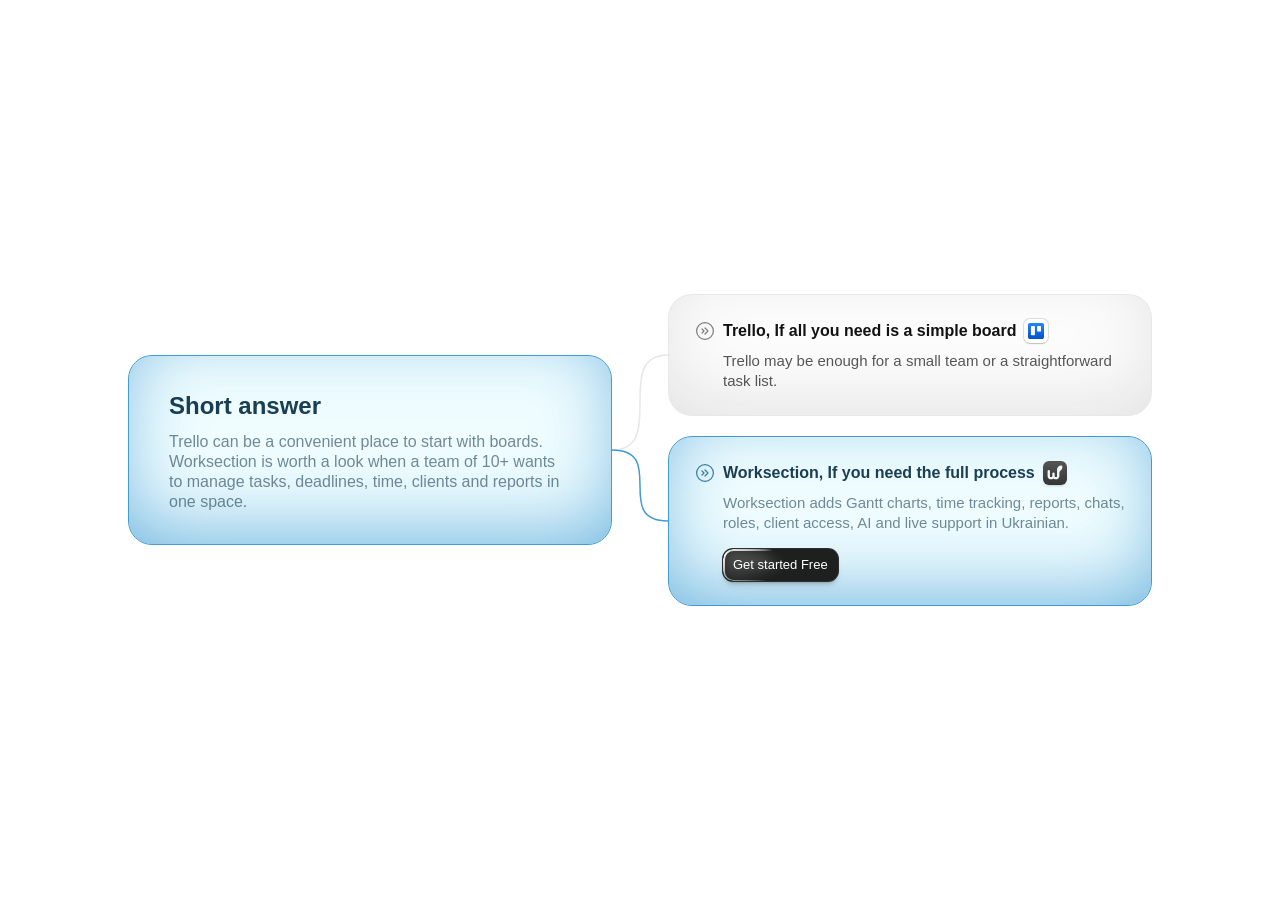
<file: short-answer/demo.html>
<!doctype html>
<html lang="uk">
<head>
<meta charset="utf-8">
<meta name="viewport" content="width=device-width, initial-scale=1">
<title>Short answer demo</title>
<link rel="stylesheet" href="../site-css/tokens.css">
<link rel="stylesheet" href="short-answer.css">
<style>
  body { margin: 0; background: #fff; }
  main { min-height: 100vh; display: flex; align-items: center; }
</style>
</head>
<body>
<main>
  <section id="answer" aria-label="Short answer"></section>
</main>

<script src="short-answer.js"></script>
<script>
  new ShortAnswer('#answer', {
    verdict: {
      title: 'Short answer',
      text: 'Trello can be a convenient place to start with boards. Worksection is worth a look when a team of 10+ wants to manage tasks, deadlines, time, clients and reports in one space.',
    },
    options: [
      {
        name: 'Trello, If all you need is a simple board',
        text: 'Trello may be enough for a small team or a straightforward task list.',
        logo: 'trello',
        tone: 'neutral',
      },
      {
        name: 'Worksection, If you need the full process',
        text: 'Worksection adds Gantt charts, time tracking, reports, chats, roles, client access, AI and live support in Ukrainian.',
        logo: 'worksection',
        tone: 'accent',
        cta: { label: 'Get started Free', href: 'https://worksection.com/signup' },
      },
    ],
  });
</script>
</body>
</html>
</file>
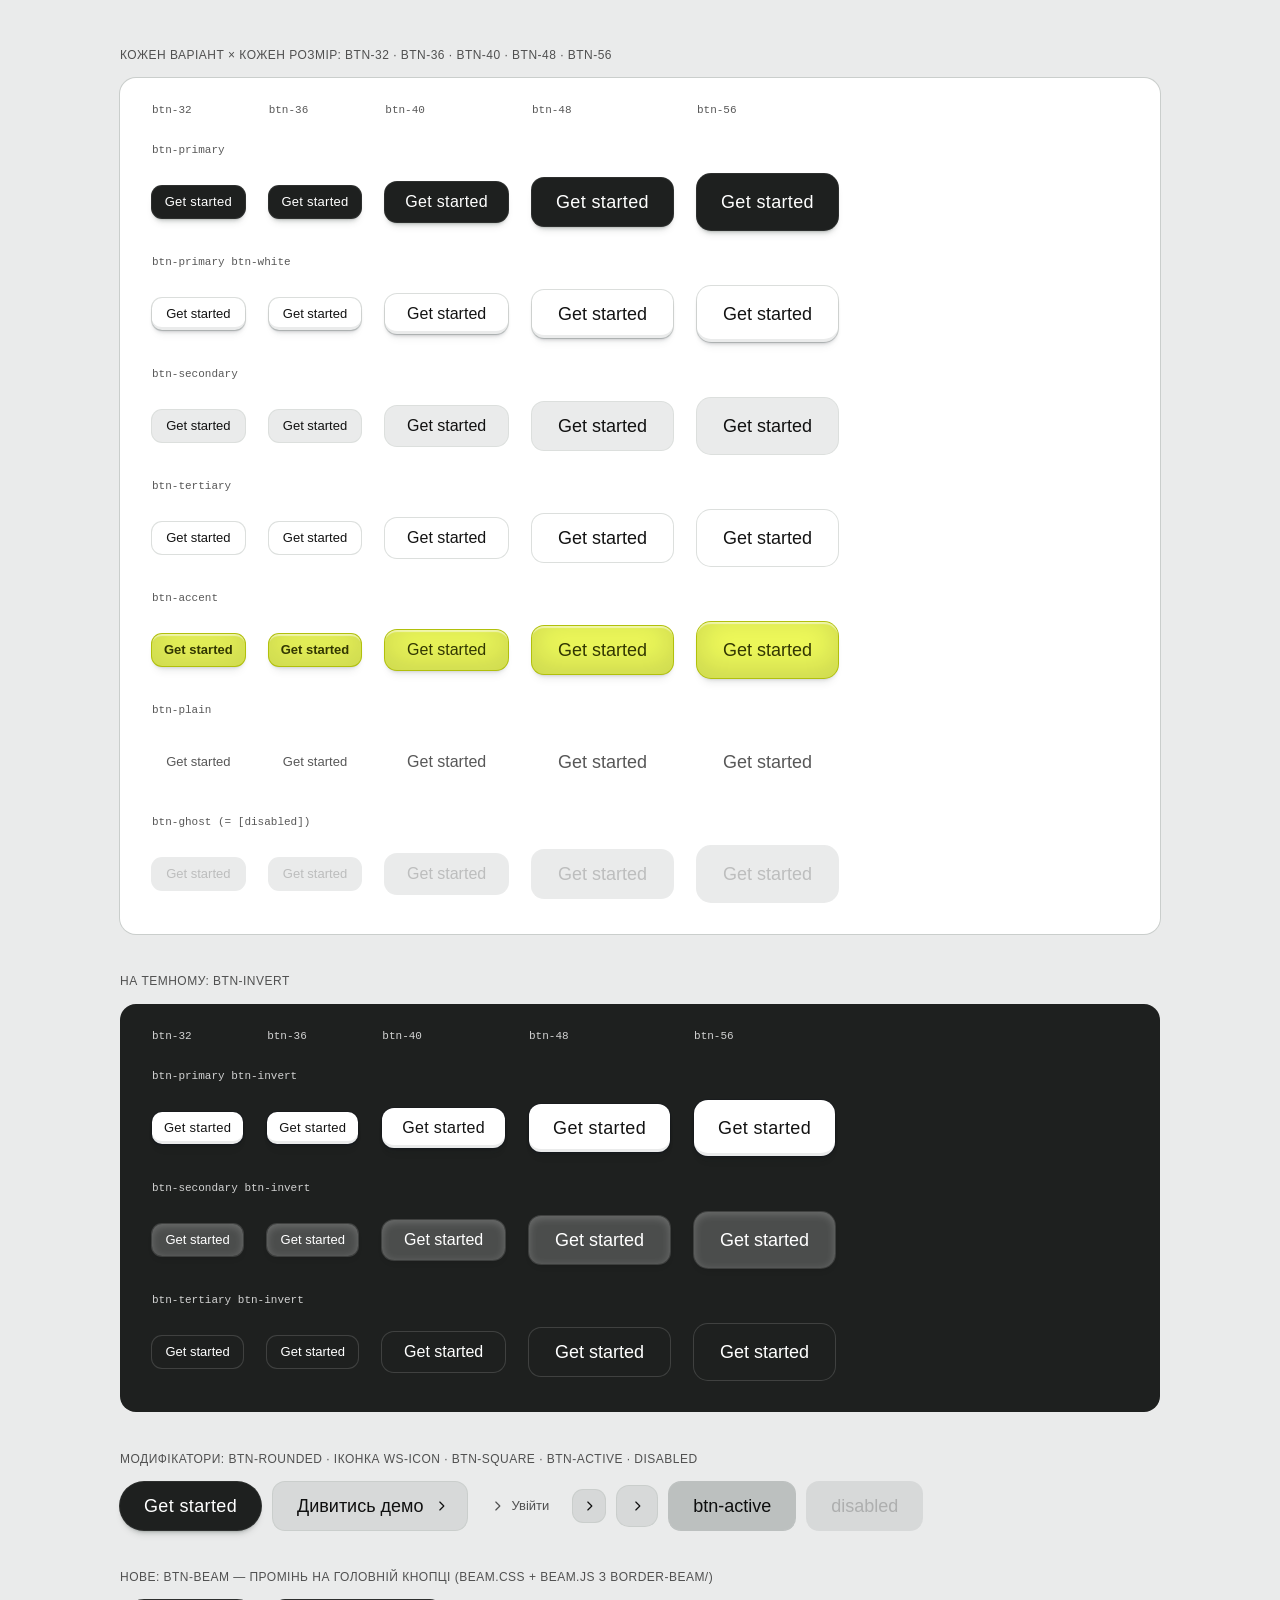
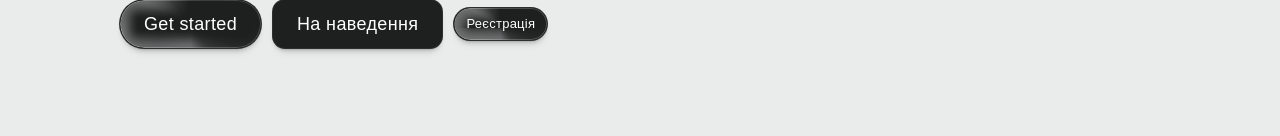
<file: site-button/demo.html>
<!doctype html>
<html lang="uk">
<head>
<meta charset="utf-8">
<meta name="viewport" content="width=device-width, initial-scale=1">
<title>Button demo</title>
<!-- the site's tokens, then the site's own .btn system verbatim; beam.css before button.css: .btn-beam overrides the effect's variables -->
<link rel="stylesheet" href="../site-css/tokens.css">
<link rel="stylesheet" href="../site-css/buttons.css">
<link rel="stylesheet" href="../border-beam/beam.css">
<link rel="stylesheet" href="button.css">
<style>
  body { margin: 0; padding: 48px 24px; background: var(--base-greengrey-100); font-family: "Inter", -apple-system, BlinkMacSystemFont, "Segoe UI", sans-serif; color: var(--text-base-secondary); }
  section { max-width: 1040px; margin: 0 auto 40px; }
  h2 { margin: 0 0 16px; font-size: 12px; font-weight: 500; letter-spacing: .04em; text-transform: uppercase; }
  code { font: 11px/16px ui-monospace, SFMono-Regular, Menlo, monospace; }
  .sheet { display: grid; grid-template-columns: repeat(5, max-content); gap: 16px 24px; align-items: center; padding: 24px 32px 32px; border-radius: 16px; background: var(--bg-surf-0); box-shadow: 0 0 0 1px var(--border-mid-high); overflow-x: auto; }
  .sheet--dark { background: var(--base-greengrey-990); box-shadow: none; color: var(--text-base-invert-secondary); }
  .sheet .cap { grid-column: 1 / -1; margin-top: 8px; }
  .row { display: flex; flex-wrap: wrap; align-items: center; gap: 12px; }
</style>
</head>
<body>
<section>
  <h2>Кожен варіант × кожен розмір: btn-32 · btn-36 · btn-40 · btn-48 · btn-56</h2>
  <div class="sheet">
    <code>btn-32</code><code>btn-36</code><code>btn-40</code><code>btn-48</code><code>btn-56</code>
    <code class="cap">btn-primary</code>
    <a class="btn btn-32 btn-primary" href="#"><span>Get started</span></a>
    <a class="btn btn-36 btn-primary" href="#"><span>Get started</span></a>
    <a class="btn btn-40 btn-primary" href="#"><span>Get started</span></a>
    <a class="btn btn-48 btn-primary" href="#"><span>Get started</span></a>
    <a class="btn btn-56 btn-primary" href="#"><span>Get started</span></a>
    <code class="cap">btn-primary btn-white</code>
    <a class="btn btn-32 btn-primary btn-white" href="#"><span>Get started</span></a>
    <a class="btn btn-36 btn-primary btn-white" href="#"><span>Get started</span></a>
    <a class="btn btn-40 btn-primary btn-white" href="#"><span>Get started</span></a>
    <a class="btn btn-48 btn-primary btn-white" href="#"><span>Get started</span></a>
    <a class="btn btn-56 btn-primary btn-white" href="#"><span>Get started</span></a>
    <code class="cap">btn-secondary</code>
    <a class="btn btn-32 btn-secondary" href="#"><span>Get started</span></a>
    <a class="btn btn-36 btn-secondary" href="#"><span>Get started</span></a>
    <a class="btn btn-40 btn-secondary" href="#"><span>Get started</span></a>
    <a class="btn btn-48 btn-secondary" href="#"><span>Get started</span></a>
    <a class="btn btn-56 btn-secondary" href="#"><span>Get started</span></a>
    <code class="cap">btn-tertiary</code>
    <a class="btn btn-32 btn-tertiary" href="#"><span>Get started</span></a>
    <a class="btn btn-36 btn-tertiary" href="#"><span>Get started</span></a>
    <a class="btn btn-40 btn-tertiary" href="#"><span>Get started</span></a>
    <a class="btn btn-48 btn-tertiary" href="#"><span>Get started</span></a>
    <a class="btn btn-56 btn-tertiary" href="#"><span>Get started</span></a>
    <code class="cap">btn-accent</code>
    <button class="btn btn-32 btn-accent" type="button"><span>Get started</span></button>
    <button class="btn btn-36 btn-accent" type="button"><span>Get started</span></button>
    <button class="btn btn-40 btn-accent" type="button"><span>Get started</span></button>
    <button class="btn btn-48 btn-accent" type="button"><span>Get started</span></button>
    <button class="btn btn-56 btn-accent" type="button"><span>Get started</span></button>
    <code class="cap">btn-plain</code>
    <a class="btn btn-32 btn-plain" href="#"><span>Get started</span></a>
    <a class="btn btn-36 btn-plain" href="#"><span>Get started</span></a>
    <a class="btn btn-40 btn-plain" href="#"><span>Get started</span></a>
    <a class="btn btn-48 btn-plain" href="#"><span>Get started</span></a>
    <a class="btn btn-56 btn-plain" href="#"><span>Get started</span></a>
    <code class="cap">btn-ghost (= [disabled])</code>
    <a class="btn btn-32 btn-ghost" href="#"><span>Get started</span></a>
    <a class="btn btn-36 btn-ghost" href="#"><span>Get started</span></a>
    <a class="btn btn-40 btn-ghost" href="#"><span>Get started</span></a>
    <a class="btn btn-48 btn-ghost" href="#"><span>Get started</span></a>
    <a class="btn btn-56 btn-ghost" href="#"><span>Get started</span></a>
  </div>
</section>
<section>
  <h2>На темному: btn-invert</h2>
  <div class="sheet sheet--dark">
    <code>btn-32</code><code>btn-36</code><code>btn-40</code><code>btn-48</code><code>btn-56</code>
    <code class="cap">btn-primary btn-invert</code>
    <a class="btn btn-32 btn-primary btn-invert" href="#"><span>Get started</span></a>
    <a class="btn btn-36 btn-primary btn-invert" href="#"><span>Get started</span></a>
    <a class="btn btn-40 btn-primary btn-invert" href="#"><span>Get started</span></a>
    <a class="btn btn-48 btn-primary btn-invert" href="#"><span>Get started</span></a>
    <a class="btn btn-56 btn-primary btn-invert" href="#"><span>Get started</span></a>
    <code class="cap">btn-secondary btn-invert</code>
    <a class="btn btn-32 btn-secondary btn-invert" href="#"><span>Get started</span></a>
    <a class="btn btn-36 btn-secondary btn-invert" href="#"><span>Get started</span></a>
    <a class="btn btn-40 btn-secondary btn-invert" href="#"><span>Get started</span></a>
    <a class="btn btn-48 btn-secondary btn-invert" href="#"><span>Get started</span></a>
    <a class="btn btn-56 btn-secondary btn-invert" href="#"><span>Get started</span></a>
    <code class="cap">btn-tertiary btn-invert</code>
    <a class="btn btn-32 btn-tertiary btn-invert" href="#"><span>Get started</span></a>
    <a class="btn btn-36 btn-tertiary btn-invert" href="#"><span>Get started</span></a>
    <a class="btn btn-40 btn-tertiary btn-invert" href="#"><span>Get started</span></a>
    <a class="btn btn-48 btn-tertiary btn-invert" href="#"><span>Get started</span></a>
    <a class="btn btn-56 btn-tertiary btn-invert" href="#"><span>Get started</span></a>
  </div>
</section>
<section>
  <h2>Модифікатори: btn-rounded · іконка ws-icon · btn-square · btn-active · disabled</h2>
  <div class="row">
    <a class="btn btn-48 btn-primary btn-rounded" href="#"><span>Get started</span></a>
    <button class="btn btn-48 btn-secondary" type="button"><span>Дивитись демо</span><ws-icon><svg xmlns="http://www.w3.org/2000/svg" width="20" height="20" viewBox="0 0 16 16" fill="none"><path fill-rule="evenodd" clip-rule="evenodd" d="M6.37569 3.57564C6.61 3.34132 6.9899 3.34132 7.22422 3.57564L11.2242 7.57564C11.3367 7.68816 11.4 7.84077 11.4 7.9999C11.4 8.15903 11.3367 8.31165 11.2242 8.42417L7.22422 12.4242C6.9899 12.6585 6.61 12.6585 6.37569 12.4242C6.14137 12.1899 6.14137 11.81 6.37569 11.5756L9.95142 7.9999L6.37569 4.42417C6.14137 4.18985 6.14137 3.80995 6.37569 3.57564Z"/></svg></ws-icon></button>
    <button class="btn btn-36 btn-plain" type="button"><ws-icon><svg xmlns="http://www.w3.org/2000/svg" width="16" height="16" viewBox="0 0 16 16" fill="none"><path fill-rule="evenodd" clip-rule="evenodd" d="M6.37569 3.57564C6.61 3.34132 6.9899 3.34132 7.22422 3.57564L11.2242 7.57564C11.3367 7.68816 11.4 7.84077 11.4 7.9999C11.4 8.15903 11.3367 8.31165 11.2242 8.42417L7.22422 12.4242C6.9899 12.6585 6.61 12.6585 6.37569 12.4242C6.14137 12.1899 6.14137 11.81 6.37569 11.5756L9.95142 7.9999L6.37569 4.42417C6.14137 4.18985 6.14137 3.80995 6.37569 3.57564Z"/></svg></ws-icon><span>Увійти</span></button>
    <button class="btn btn-32 btn-secondary btn-square" type="button"><ws-icon><svg xmlns="http://www.w3.org/2000/svg" width="16" height="16" viewBox="0 0 16 16" fill="none"><path fill-rule="evenodd" clip-rule="evenodd" d="M6.37569 3.57564C6.61 3.34132 6.9899 3.34132 7.22422 3.57564L11.2242 7.57564C11.3367 7.68816 11.4 7.84077 11.4 7.9999C11.4 8.15903 11.3367 8.31165 11.2242 8.42417L7.22422 12.4242C6.9899 12.6585 6.61 12.6585 6.37569 12.4242C6.14137 12.1899 6.14137 11.81 6.37569 11.5756L9.95142 7.9999L6.37569 4.42417C6.14137 4.18985 6.14137 3.80995 6.37569 3.57564Z"/></svg></ws-icon></button>
    <button class="btn btn-40 btn-secondary btn-square" type="button"><ws-icon><svg xmlns="http://www.w3.org/2000/svg" width="20" height="20" viewBox="0 0 16 16" fill="none"><path fill-rule="evenodd" clip-rule="evenodd" d="M6.37569 3.57564C6.61 3.34132 6.9899 3.34132 7.22422 3.57564L11.2242 7.57564C11.3367 7.68816 11.4 7.84077 11.4 7.9999C11.4 8.15903 11.3367 8.31165 11.2242 8.42417L7.22422 12.4242C6.9899 12.6585 6.61 12.6585 6.37569 12.4242C6.14137 12.1899 6.14137 11.81 6.37569 11.5756L9.95142 7.9999L6.37569 4.42417C6.14137 4.18985 6.14137 3.80995 6.37569 3.57564Z"/></svg></ws-icon></button>
    <button class="btn btn-48 btn-secondary btn-active" type="button"><span>btn-active</span></button>
    <button class="btn btn-48 btn-secondary" type="button" disabled><span>disabled</span></button>
  </div>
</section>
<section>
  <h2>Нове: btn-beam — промінь на головній кнопці (beam.css + beam.js з border-beam/)</h2>
  <div class="row">
    <a class="btn btn-48 btn-primary btn-rounded btn-beam beam" data-beam data-trigger="always" href="#"><span>Get started</span></a>
    <a class="btn btn-48 btn-primary btn-beam beam" data-beam data-trigger="hover" href="#"><span>На наведення</span></a>
    <a class="btn btn-36 btn-primary btn-rounded btn-beam beam" data-beam data-trigger="always" href="#"><span>Реєстрація</span></a>
  </div>
</section>

<script src="../border-beam/beam.js"></script>
</body>
</html>
</file>
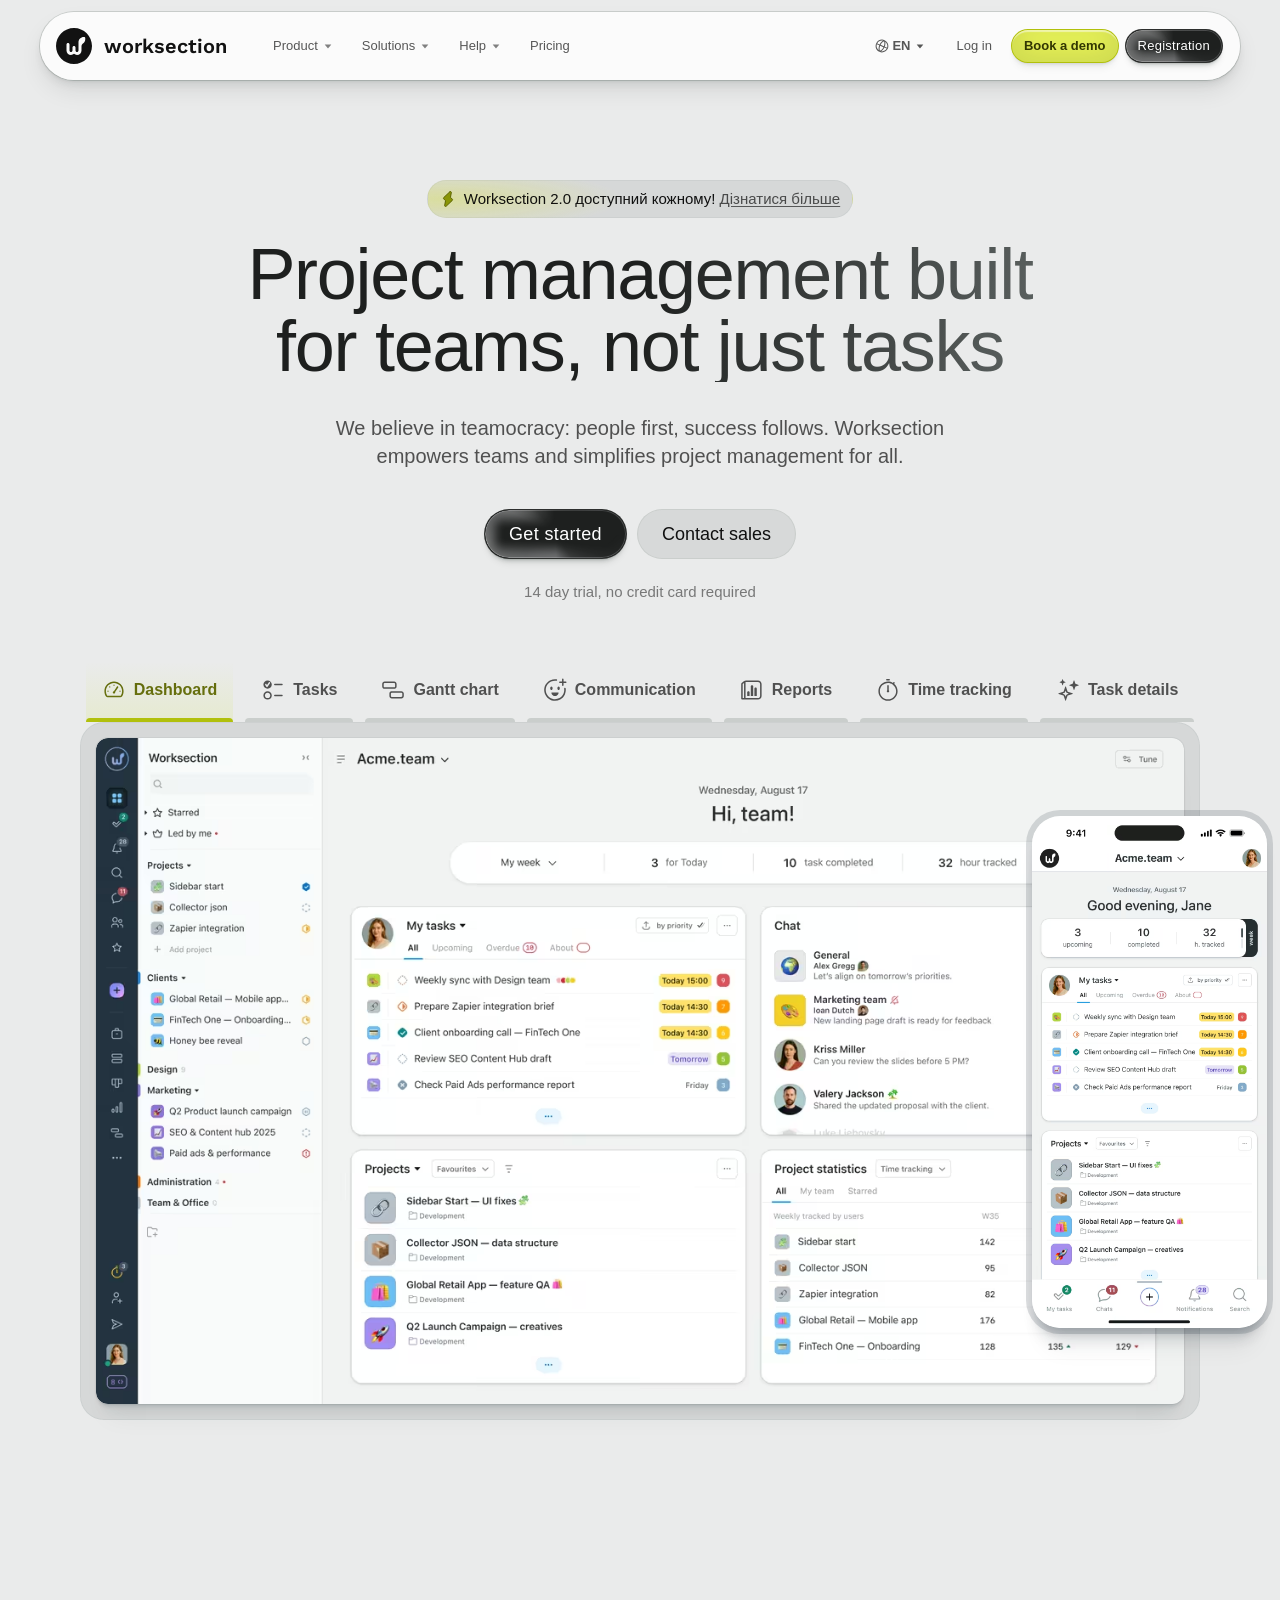
<file: site-header/demo.html>
<!doctype html>
<html lang="uk">
<head>
<meta charset="utf-8">
<meta name="viewport" content="width=device-width, initial-scale=1">
<title>Header demo</title>
<!-- Work Sans 600: the wordmark in the header module is set in it (--sh-font-brand).
     Loaded as print, then switched to all, so the webfont never blocks first paint. -->
<link rel="preconnect" href="https://fonts.googleapis.com">
<link rel="preconnect" href="https://fonts.gstatic.com" crossorigin>
<link rel="stylesheet" media="print" onload="this.media='all'"
      href="https://fonts.googleapis.com/css2?family=Work+Sans:wght@600&display=swap">
<style>
  body { margin: 0; background: #eaebeb; font-family: -apple-system, BlinkMacSystemFont, "Inter", sans-serif; }
  .filler { height: 60vh; }
</style>
</head>
<body>

<!-- Шапка над Hero: обидва модулі як є, шапка йде першою в body -->
<link rel="stylesheet" href="../site-css/tokens.css">
<!-- the actions are the site's .btn; beam.css before button.css: .btn-beam overrides the effect's variables -->
<link rel="stylesheet" href="../site-css/buttons.css">
<link rel="stylesheet" href="../border-beam/beam.css">
<link rel="stylesheet" href="../site-button/button.css">
<link rel="stylesheet" href="header.css">

<!-- шапка йде першою в <body>, одразу над хіро; sticky, тож вона тримається зверху сама.
     Меню написане один раз: мобільний лист header.js збирає з нього -->
<header class="site-header" id="header">
  <div class="site-header__bar">
    <div class="site-header__left">
      <a class="site-header__brand" href="/" aria-label="Worksection"><svg viewBox="0 0 40 40" fill="none" aria-hidden="true"><path d="M20 0C8.9725 0 0 8.9725 0 20C0 31.0275 8.9725 40 20 40C31.0275 40 40 31.0275 40 20C40 8.9725 31.0275 0 20 0ZM32.5 12.5C32.5 14.4825 31.5108 16.2375 30 17.2917C28.9983 17.965 28.3333 19.1192 28.3333 20.4167V24.995V25C28.3333 27.7617 26.095 30 23.3333 30C22.0508 30 20.885 29.5133 20 28.7192C19.115 29.5125 17.9492 30 16.6667 30C13.905 30 11.6667 27.7617 11.6667 25V24.995V18.3333C11.6667 17.4133 12.4133 16.6667 13.3333 16.6667C14.2533 16.6667 15 17.4133 15 18.3333V24.995C15 25.915 15.7475 26.6617 16.6667 26.6617C17.5858 26.6617 18.3333 25.915 18.3333 24.995V21.6617C18.3333 20.7417 19.08 19.995 20 19.995C20.92 19.995 21.6667 20.7417 21.6667 21.6617V24.995C21.6667 25.915 22.4142 26.6617 23.3333 26.6617C24.2525 26.6617 25 25.915 25 24.995V15.8333C25 12.6117 27.6117 10 30.8333 10H31.25C31.94 10 32.5 10.56 32.5 11.25V12.5Z" fill="currentColor"/></svg><span>worksection</span></a>
      <nav class="site-header__menu" aria-label="Main menu">
        <div class="site-header__group">
            <button type="button" class="site-header__item" aria-expanded="false"><span>Product</span><svg viewBox="0 0 16 16" aria-hidden="true"><path d="M7.83 10.32 4.85 6.74c-.11-.14-.01-.34.17-.34h5.97c.18 0 .28.2.17.34l-2.99 3.58a.21.21 0 0 1-.33 0Z"/></svg></button>
            <div class="site-header__panel">
              <a class="site-header__link" href="/en/overview.html">Overview</a>
              <a class="site-header__link" href="/en/price.html">Plans and prices</a>
              <a class="site-header__link" href="/en/why_worksection.html">Why Worksection?</a>
              <a class="site-header__link" href="/en/security.html">Security</a>
              <a class="site-header__link" href="/en/integrations.html">Integration</a>
              <a class="site-header__link" href="/en/blog.html">Blog</a>
            </div>
          </div>
        <div class="site-header__group">
            <button type="button" class="site-header__item" aria-expanded="false"><span>Solutions</span><svg viewBox="0 0 16 16" aria-hidden="true"><path d="M7.83 10.32 4.85 6.74c-.11-.14-.01-.34.17-.34h5.97c.18 0 .28.2.17.34l-2.99 3.58a.21.21 0 0 1-.33 0Z"/></svg></button>
            <div class="site-header__panel site-header__panel--2">
              <a class="site-header__link" href="/en/for-project-management.html">Project Management</a>
              <a class="site-header__link" href="/en/marketing.html">Digital Marketing</a>
              <a class="site-header__link" href="/en/for-digital.html">Creative/PR/Consulting</a>
              <a class="site-header__link" href="/en/for-product-development.html">Product Companies</a>
              <a class="site-header__link" href="/en/for-construction.html">Construction Companies</a>
              <a class="site-header__link" href="/en/time-tracker.html">Time tracking</a>
              <a class="site-header__link" href="/en/for-hr.html">HR & Management</a>
              <a class="site-header__link" href="/en/for-sales.html">Sales & New Biz</a>
              <a class="site-header__link" href="/en/agile.html">Agile</a>
              <a class="site-header__link" href="/en/blog/business-cases/">Business-Cases</a>
            </div>
          </div>
        <div class="site-header__group">
            <button type="button" class="site-header__item" aria-expanded="false"><span>Help</span><svg viewBox="0 0 16 16" aria-hidden="true"><path d="M7.83 10.32 4.85 6.74c-.11-.14-.01-.34.17-.34h5.97c.18 0 .28.2.17.34l-2.99 3.58a.21.21 0 0 1-.33 0Z"/></svg></button>
            <div class="site-header__panel">
              <a class="site-header__link" href="/en/support.html">Support</a>
              <a class="site-header__link" href="/en/faq/">Knowledge Base</a>
              <a class="site-header__link" href="https://www.youtube.com/channel/UCUPGdkPcnXNdiSGYsBdCxZA">Video Lessons</a>
              <a class="site-header__link" href="/en/agreement/">Agreements</a>
            </div>
          </div>
        <a class="site-header__item" href="/en/price.html"><span>Pricing</span></a>
      </nav>
    </div>
    <div class="site-header__actions">
      <button type="button" class="site-header__btn site-header__btn--plain site-header__lang" aria-label="Language: English"><svg viewBox="0 0 16 16" aria-hidden="true"><path fill-rule="evenodd" clip-rule="evenodd" d="M10.5523 2.13098C13.7937 3.54044 15.2789 7.31069 13.8694 10.5521C12.46 13.7936 8.68972 15.2787 5.44826 13.8693C2.2068 12.4599 0.721645 8.68959 2.13107 5.44813C3.54046 2.20676 7.31094 0.721757 10.5523 2.13098ZM7.00457 13.3087C9.26738 13.7353 11.6001 12.6665 12.7321 10.6028L10.359 9.57098C9.33637 11.6766 8.01785 12.7577 7.00457 13.3087ZM4.79663 12.3486C4.5086 11.2318 4.40003 9.5302 5.24253 7.34626L2.8697 6.31453C2.13246 8.54971 2.9416 10.9846 4.79663 12.3486ZM6.55921 6.82833C7.4 5.11457 8.43169 4.2 9.23269 3.709C9.53698 3.52247 9.81354 3.39373 10.0414 3.30554C10.1323 3.53234 10.2268 3.8224 10.2979 4.17216C10.4851 5.09284 10.5198 6.4711 9.83985 8.25479L6.55921 6.82833ZM6.16048 7.7454C5.48061 9.52898 5.51536 10.9072 5.70253 11.8278C5.77364 12.1776 5.86811 12.4676 5.95901 12.6944C6.18688 12.6062 6.46344 12.4775 6.76773 12.291C7.56869 11.8 8.60033 10.8855 9.44109 9.17185L6.16048 7.7454ZM5.64127 6.4292L3.26845 5.39747C4.40033 3.33394 6.7328 2.26512 8.99548 2.69142C7.98221 3.24254 6.66383 4.32366 5.64127 6.4292ZM10.7578 8.65393L13.1308 9.68574C13.8681 7.45054 13.0589 5.01564 11.2039 3.65159C11.4918 4.76851 11.6003 6.47006 10.7578 8.65393Z"/></svg><span>EN</span><svg viewBox="0 0 16 16" aria-hidden="true"><path d="M7.83 10.32 4.85 6.74c-.11-.14-.01-.34.17-.34h5.97c.18 0 .28.2.17.34l-2.99 3.58a.21.21 0 0 1-.33 0Z"/></svg></button>
      <a class="btn btn-36 btn-plain btn-rounded" href="#"><span>Log in</span></a>
      <a class="btn btn-36 btn-accent btn-rounded" href="#"><span>Book a demo</span></a>
      <a class="btn btn-36 btn-primary btn-rounded btn-beam beam" data-beam data-trigger="always" style="--beam-duration: 4.8s" href="#"><span>Registration</span></a>
      <button type="button" class="site-header__burger" aria-expanded="false" aria-label="Menu"><svg viewBox="0 0 16 16" aria-hidden="true"><path fill-rule="evenodd" clip-rule="evenodd" d="M3.2 4.4a.5.5 0 0 1 .5-.5h8.6a.5.5 0 0 1 0 1H3.7a.5.5 0 0 1-.5-.5Zm0 4a.5.5 0 0 1 .5-.5h8.6a.5.5 0 0 1 0 1H3.7a.5.5 0 0 1-.5-.5Zm0 4a.5.5 0 0 1 .5-.5h4.6a.5.5 0 0 1 0 1H3.7a.5.5 0 0 1-.5-.5Z"/></svg><svg viewBox="0 0 16 16" aria-hidden="true"><path fill-rule="evenodd" clip-rule="evenodd" d="M3.98 3.98a.6.6 0 0 1 .85 0L8 7.15l3.18-3.18a.6.6 0 1 1 .85.85L8.85 8l3.18 3.18a.6.6 0 1 1-.85.85L8 8.85l-3.18 3.18a.6.6 0 1 1-.85-.85L7.15 8 3.98 4.82a.6.6 0 0 1 0-.85Z"/></svg></button>
    </div>
  </div>
</header>

<script src="../border-beam/beam.js"></script>
<script src="header.js"></script>
<script>
  new SiteHeader('#header', {
    sticky: true,
    compact: true,
    compactAfter: 24,
    trigger: 'hover',
    hoverDelay: 60,
    closeDelay: 160,
  });
</script>

<!-- у <head>: LCP-картинка стартує до того, як парсер дійде до <img>,
     повз шрифти, скрипти й шапку. Той самий srcset/sizes, що й у <source> -->
<link rel="preload" as="image" type="image/avif" fetchpriority="high"
      imagesrcset="../hero-section/img/dashboard-1280.avif 1280w, ../hero-section/img/dashboard.avif 2496w" imagesizes="(max-width: 639px) 140vw, 1280px">
<link rel="stylesheet" href="../hero-section/hero.css">

<!-- кожна вкладка несе свою пару скріншотів у data-desktop / data-phone;
     без hero.js блок теж рендериться: перша вкладка і композиція з data-main -->
<section class="hero" id="hero">
  <div class="hero__inner">
    <div class="hero__head">
      <a class="hero__badge" href="#"><svg viewBox="0 0 16 16.5" fill="none" aria-hidden="true"><path d="M10.084 0.653C10.718 0.223 11.614 0.767 11.463 1.571L10.54 6.498L12.462 8.422C12.820 8.780 12.813 9.363 12.445 9.711L6.039 15.781C5.405 16.380 4.375 15.819 4.536 14.961L5.458 10.033L3.537 8.110C3.179 7.751 3.187 7.169 3.554 6.821L9.960 0.751L10.084 0.653Z" fill="#899506" stroke="#5A6204" stroke-linecap="round"/></svg><span>Worksection 2.0 доступний кожному! <u>Дізнатися більше</u></span></a>
      <h1 class="hero__title">Project management built <br>for teams, not just tasks</h1>
      <p class="hero__lead">We believe in teamocracy: people first, success follows. Worksection empowers teams and simplifies project management for all.</p>
      
      <div class="hero__cta">
        <a class="btn btn-48 btn-primary btn-rounded btn-beam beam" data-beam data-trigger="always" style="--beam-duration: 4.8s" href="#"><span>Get started</span></a>
        <a class="btn btn-48 btn-secondary btn-rounded" href="#"><span>Contact sales</span></a>
      </div>
      <p class="hero__note">14 day trial, no credit card required</p>
    </div>
    <div class="hero__view">
      <div class="hero__tabs">
        <button type="button" class="hero__arrow hero__arrow--prev" aria-label="Previous view"><svg viewBox="0 0 20 20" fill="currentColor" aria-hidden="true"><path fill-rule="evenodd" clip-rule="evenodd" d="M12.030 4.469C12.323 4.762 12.323 5.237 12.030 5.530L7.560 10L12.030 14.469C12.323 14.762 12.323 15.237 12.030 15.530C11.737 15.823 11.262 15.823 10.969 15.530L5.969 10.530C5.829 10.389 5.75 10.198 5.75 10C5.75 9.801 5.829 9.610 5.969 9.469L10.969 4.469C11.262 4.176 11.737 4.176 12.030 4.469Z"/></svg></button>
        <div class="hero__tablist" role="tablist" aria-label="Product views">
          <button type="button" class="hero__tab" role="tab" aria-selected="true"
                  data-desktop="../hero-section/img/dashboard.webp" data-desktop-srcset="../hero-section/img/dashboard-1280.webp 1280w, ../hero-section/img/dashboard.webp 2496w" data-desktop-avif="../hero-section/img/dashboard-1280.avif 1280w, ../hero-section/img/dashboard.avif 2496w"
                  data-phone="../hero-section/img/dashboard-phone.webp" data-phone-avif="../hero-section/img/dashboard-phone.avif"><svg viewBox="0 0 24 24" fill="currentColor" aria-hidden="true"><path d="M12 7.8C12.331 7.8 12.6 7.531 12.6 7.2C12.6 6.868 12.331 6.6 12 6.6C11.668 6.6 11.4 6.868 11.4 7.2C11.4 7.531 11.668 7.8 12 7.8Z"/><path d="M6 13.8C6.331 13.8 6.6 13.531 6.6 13.2C6.6 12.868 6.331 12.6 6 12.6C5.668 12.6 5.4 12.868 5.4 13.2C5.4 13.531 5.668 13.8 6 13.8Z"/><path d="M18 13.8C18.331 13.8 18.6 13.531 18.6 13.2C18.6 12.868 18.331 12.6 18 12.6C17.668 12.6 17.4 12.868 17.4 13.2C17.4 13.531 17.668 13.8 18 13.8Z"/><path d="M8.181 9.381C7.947 9.615 7.567 9.615 7.333 9.381C7.098 9.147 7.098 8.767 7.333 8.533C7.567 8.298 7.947 8.298 8.181 8.533C8.415 8.767 8.415 9.147 8.181 9.381Z"/><path d="M16.016 8.375C16.360 8.605 16.453 9.071 16.224 9.415L13.143 14.036C13.180 14.151 13.2 14.273 13.2 14.4C13.2 15.062 12.662 15.6 12 15.6C11.337 15.6 10.8 15.062 10.8 14.4C10.8 13.772 11.281 13.257 11.895 13.204L14.976 8.583C15.205 8.239 15.671 8.146 16.016 8.375Z"/><path fill-rule="evenodd" clip-rule="evenodd" d="M20.159 18.260C19.775 18.878 19.070 19.2 18.342 19.2H5.657C4.929 19.2 4.224 18.878 3.840 18.260C2.927 16.791 2.4 15.057 2.4 13.2C2.4 7.898 6.698 3.6 12 3.6C17.301 3.6 21.6 7.898 21.6 13.2C21.6 15.057 21.072 16.791 20.159 18.260ZM18.885 17.468C19.655 16.23 20.1 14.769 20.1 13.2C20.1 8.726 16.473 5.1 12 5.1C7.526 5.1 3.9 8.726 3.9 13.2C3.9 14.769 4.344 16.23 5.114 17.468C5.174 17.565 5.344 17.7 5.657 17.7H18.342C18.656 17.7 18.825 17.565 18.885 17.468Z"/></svg><span>Dashboard</span></button>
          <button type="button" class="hero__tab" role="tab" aria-selected="false"
                  data-desktop="../hero-section/img/tasks.webp" data-desktop-srcset="../hero-section/img/tasks-1280.webp 1280w, ../hero-section/img/tasks.webp 2496w" data-desktop-avif="../hero-section/img/tasks-1280.avif 1280w, ../hero-section/img/tasks.avif 2496w"
                  data-phone="../hero-section/img/tasks-phone.webp" data-phone-avif="../hero-section/img/tasks-phone.avif"><svg viewBox="0 0 24 24" fill="currentColor" aria-hidden="true"><path fill-rule="evenodd" clip-rule="evenodd" d="M13.05 17.4C13.05 16.985 13.385 16.65 13.8 16.65H21C21.414 16.65 21.75 16.985 21.75 17.4C21.75 17.814 21.414 18.15 21 18.15H13.8C13.385 18.15 13.05 17.814 13.05 17.4Z"/><path fill-rule="evenodd" clip-rule="evenodd" d="M13.05 6.6C13.05 6.185 13.385 5.85 13.8 5.85H21C21.414 5.85 21.75 6.185 21.75 6.6C21.75 7.014 21.414 7.35 21 7.35H13.8C13.385 7.35 13.05 7.014 13.05 6.6Z"/><path fill-rule="evenodd" clip-rule="evenodd" d="M6.6 20.1C8.091 20.1 9.3 18.891 9.3 17.4C9.3 15.908 8.091 14.7 6.6 14.7C5.108 14.7 3.9 15.908 3.9 17.4C3.9 18.891 5.108 20.1 6.6 20.1ZM6.6 21.6C8.919 21.6 10.8 19.719 10.8 17.4C10.8 15.080 8.919 13.2 6.6 13.2C4.280 13.2 2.4 15.080 2.4 17.4C2.4 19.719 4.280 21.6 6.6 21.6Z"/><path fill-rule="evenodd" clip-rule="evenodd" d="M6.6 10.8C8.919 10.8 10.8 8.919 10.8 6.6C10.8 4.280 8.919 2.4 6.6 2.4C4.280 2.4 2.4 4.280 2.4 6.6C2.4 8.919 4.280 10.8 6.6 10.8ZM9.023 5.215C9.253 4.871 9.160 4.405 8.815 4.175C8.471 3.946 8.005 4.039 7.775 4.383L5.999 7.047L5.423 6.183C5.194 5.839 4.728 5.746 4.383 5.975C4.039 6.205 3.946 6.671 4.175 7.015L5.375 8.815C5.515 9.024 5.749 9.149 5.999 9.149C6.250 9.149 6.484 9.024 6.623 8.815L9.023 5.215Z"/></svg><span>Tasks</span></button>
          <button type="button" class="hero__tab" role="tab" aria-selected="false"
                  data-desktop="../hero-section/img/gantt.webp" data-desktop-srcset="../hero-section/img/gantt-1280.webp 1280w, ../hero-section/img/gantt.webp 2496w" data-desktop-avif="../hero-section/img/gantt-1280.avif 1280w, ../hero-section/img/gantt.avif 2496w"
                  data-phone="../hero-section/img/gantt-phone.webp" data-phone-avif="../hero-section/img/gantt-phone.avif"><svg viewBox="0 0 24 24" fill="currentColor" aria-hidden="true"><path fill-rule="evenodd" clip-rule="evenodd" d="M13.2 5.1H3.6C3.102 5.1 2.7 5.502 2.7 6V8.4C2.7 8.897 3.102 9.3 3.6 9.3H13.2C13.697 9.3 14.1 8.897 14.1 8.4V6C14.1 5.502 13.697 5.1 13.2 5.1ZM14.362 10.5C15.100 10.090 15.6 9.303 15.6 8.4V6C15.6 4.674 14.525 3.6 13.2 3.6H3.6C2.274 3.6 1.2 4.674 1.2 6V8.4C1.2 9.725 2.274 10.8 3.6 10.8H13.2C13.621 10.8 14.018 10.691 14.362 10.5ZM10.8 13.2C10.378 13.2 9.981 13.308 9.637 13.5C8.899 13.909 8.4 14.696 8.4 15.6V18C8.4 19.325 9.474 20.4 10.8 20.4H20.4C21.725 20.4 22.8 19.325 22.8 18V15.6C22.8 14.274 21.725 13.2 20.4 13.2H10.8ZM21.3 18V15.6C21.3 15.102 20.897 14.7 20.4 14.7H10.8C10.302 14.7 9.9 15.102 9.9 15.6V18C9.9 18.497 10.302 18.9 10.8 18.9H20.4C20.897 18.9 21.3 18.497 21.3 18Z"/></svg><span>Gantt chart</span></button>
          <button type="button" class="hero__tab" role="tab" aria-selected="false"
                  data-desktop="../hero-section/img/communication.webp" data-desktop-srcset="../hero-section/img/communication-1280.webp 1280w, ../hero-section/img/communication.webp 2496w" data-desktop-avif="../hero-section/img/communication-1280.avif 1280w, ../hero-section/img/communication.avif 2496w"
                  data-phone="../hero-section/img/communication-phone.webp" data-phone-avif="../hero-section/img/communication-phone.avif"><svg viewBox="0 0 24 24" fill="currentColor" aria-hidden="true"><path d="M20.55 1.2C20.55 0.785 20.214 0.45 19.8 0.45C19.385 0.45 19.05 0.785 19.05 1.2V3.45H16.8C16.385 3.45 16.05 3.785 16.05 4.2C16.05 4.614 16.385 4.95 16.8 4.95H19.05V7.2C19.05 7.614 19.385 7.95 19.8 7.95C20.214 7.95 20.55 7.614 20.55 7.2V4.95H22.8C23.214 4.95 23.55 4.614 23.55 4.2C23.55 3.785 23.214 3.45 22.8 3.45H20.55V1.2Z"/><path d="M13.534 1.309C13.955 1.37 14.219 1.783 14.128 2.198C14.038 2.614 13.628 2.875 13.206 2.819C11.485 2.593 9.728 2.855 8.140 3.583C6.318 4.418 4.817 5.823 3.861 7.584C2.905 9.346 2.547 11.371 2.840 13.354C3.133 15.336 4.062 17.171 5.486 18.581C6.911 19.991 8.755 20.900 10.740 21.173C12.726 21.445 14.747 21.066 16.499 20.092C18.251 19.118 19.639 17.602 20.456 15.771C21.167 14.176 21.411 12.417 21.167 10.698C21.107 10.277 21.363 9.864 21.778 9.769C22.193 9.675 22.609 9.934 22.674 10.355C22.989 12.400 22.710 14.499 21.863 16.399C20.910 18.534 19.291 20.303 17.247 21.439C15.204 22.575 12.847 23.017 10.531 22.699C8.215 22.381 6.064 21.320 4.402 19.676C2.741 18.031 1.657 15.892 1.316 13.579C0.974 11.266 1.392 8.905 2.506 6.850C3.621 4.795 5.373 3.157 7.498 2.182C9.389 1.315 11.485 1.015 13.534 1.309Z"/><path d="M8.4 12C9.062 12 9.6 11.194 9.6 10.2C9.6 9.205 9.062 8.4 8.4 8.4C7.737 8.4 7.2 9.205 7.2 10.2C7.2 11.194 7.737 12 8.4 12Z"/><path d="M16.8 10.2C16.8 11.194 16.262 12 15.6 12C14.937 12 14.4 11.194 14.4 10.2C14.4 9.205 14.937 8.4 15.6 8.4C16.262 8.4 16.8 9.205 16.8 10.2Z"/><path d="M12 18C13.677 18 14.994 16.995 15.569 15.147C15.645 14.904 15.615 14.4 15.062 14.4H8.937C8.384 14.4 8.354 14.909 8.430 15.147C9.005 16.995 10.322 18 12 18Z"/></svg><span>Communication</span></button>
          <button type="button" class="hero__tab" role="tab" aria-selected="false"
                  data-desktop="../hero-section/img/reports.webp" data-desktop-srcset="../hero-section/img/reports-1280.webp 1280w, ../hero-section/img/reports.webp 2496w" data-desktop-avif="../hero-section/img/reports-1280.avif 1280w, ../hero-section/img/reports.avif 2496w"
                  data-phone="../hero-section/img/reports-phone.webp" data-phone-avif="../hero-section/img/reports-phone.avif"><svg viewBox="0 0 24 24" fill="currentColor" aria-hidden="true"><path fill-rule="evenodd" clip-rule="evenodd" d="M1.2 5.962C1.2 5.605 1.358 5.268 1.631 5.040L3.798 3.234C4.445 2.695 5.261 2.4 6.103 2.4L18 2.4C19.988 2.4 21.6 4.011 21.6 6V18C21.6 19.988 19.988 21.6 18 21.6L2.4 21.6C1.737 21.6 1.2 21.062 1.2 20.4L1.2 5.962ZM20.1 6V18C20.1 19.159 19.159 20.1 18 20.1H5.55L5.55 3.974C5.729 3.925 5.915 3.9 6.103 3.9L18 3.9C19.159 3.9 20.1 4.840 20.1 6ZM4.05 4.977L2.7 6.102L2.7 20.1H4.05L4.05 4.977Z"/><path d="M10.8 8.4C10.8 7.737 11.337 7.2 12 7.2C12.662 7.2 13.2 7.737 13.2 8.4V18H10.8V8.4Z"/><path d="M7.2 14.4V18H9.6V14.4C9.6 13.737 9.062 13.2 8.4 13.2C7.737 13.2 7.2 13.737 7.2 14.4Z"/><path d="M16.8 10.8C16.8 10.137 16.262 9.6 15.6 9.6C14.937 9.6 14.4 10.137 14.4 10.8V18H16.8V10.8Z"/></svg><span>Reports</span></button>
          <button type="button" class="hero__tab" role="tab" aria-selected="false"
                  data-desktop="../hero-section/img/time-tracking.webp" data-desktop-srcset="../hero-section/img/time-tracking-1280.webp 1280w, ../hero-section/img/time-tracking.webp 2496w" data-desktop-avif="../hero-section/img/time-tracking-1280.avif 1280w, ../hero-section/img/time-tracking.avif 2496w"
                  data-phone="../hero-section/img/time-tracking-phone.webp" data-phone-avif="../hero-section/img/time-tracking-phone.avif"><svg viewBox="0 0 24 24" fill="currentColor" aria-hidden="true"><path d="M10.8 1.05C10.385 1.05 10.05 1.385 10.05 1.8C10.05 2.214 10.385 2.55 10.8 2.55H13.2C13.614 2.55 13.95 2.214 13.95 1.8C13.95 1.385 13.614 1.05 13.2 1.05H10.8Z"/><path d="M12.75 7.8C12.75 7.385 12.414 7.05 12 7.05C11.585 7.05 11.25 7.385 11.25 7.8V12.263C10.975 12.483 10.8 12.821 10.8 13.2C10.8 13.862 11.337 14.4 12 14.4C12.662 14.4 13.2 13.862 13.2 13.2C13.2 12.821 13.024 12.483 12.75 12.263V7.8Z"/><path fill-rule="evenodd" clip-rule="evenodd" d="M18.610 5.235C18.851 4.898 18.773 4.430 18.435 4.189C18.098 3.948 17.630 4.027 17.389 4.364L16.953 4.974C15.507 4.102 13.812 3.6 12 3.6C6.698 3.6 2.4 7.898 2.4 13.2C2.4 18.501 6.698 22.8 12 22.8C17.301 22.8 21.6 18.501 21.6 13.2C21.6 10.248 20.268 7.608 18.173 5.847L18.610 5.235ZM16.659 6.573C16.674 6.586 16.690 6.598 16.706 6.610C16.723 6.621 16.739 6.632 16.756 6.642C18.782 8.114 20.1 10.503 20.1 13.2C20.1 17.673 16.473 21.3 12 21.3C7.526 21.3 3.9 17.673 3.9 13.2C3.9 8.726 7.526 5.1 12 5.1C13.734 5.1 15.341 5.645 16.659 6.573Z"/></svg><span>Time tracking</span></button>
          <button type="button" class="hero__tab" role="tab" aria-selected="false"
                  data-desktop="../hero-section/img/task-details.webp" data-desktop-srcset="../hero-section/img/task-details-1280.webp 1280w, ../hero-section/img/task-details.webp 2496w" data-desktop-avif="../hero-section/img/task-details-1280.avif 1280w, ../hero-section/img/task-details.avif 2496w"
                  data-phone="../hero-section/img/task-details-phone.webp" data-phone-avif="../hero-section/img/task-details-phone.avif"><svg viewBox="0 0 24 24" fill="currentColor" aria-hidden="true"><path fill-rule="evenodd" clip-rule="evenodd" d="M7.648 13.478C7.618 13.567 7.548 13.636 7.460 13.666L2.603 15.324C2.332 15.417 2.332 15.801 2.603 15.894L7.460 17.552C7.548 17.582 7.618 17.651 7.648 17.74L9.306 22.596C9.399 22.867 9.783 22.867 9.876 22.596L11.535 17.74C11.565 17.651 11.634 17.582 11.722 17.552L16.579 15.894C16.851 15.801 16.851 15.417 16.579 15.324L11.722 13.666C11.634 13.636 11.565 13.567 11.535 13.478L9.876 8.622C9.783 8.351 9.399 8.351 9.306 8.622L7.648 13.478ZM9.591 12.442L9.071 13.965C8.891 14.493 8.475 14.909 7.946 15.089L6.424 15.609L7.946 16.129C8.475 16.309 8.891 16.725 9.071 17.253L9.591 18.776L10.111 17.253C10.292 16.725 10.707 16.309 11.236 16.129L12.758 15.609L11.236 15.089C10.707 14.909 10.292 14.493 10.111 13.965L9.591 12.442Z"/><path d="M17.730 2.606C17.823 2.335 18.207 2.335 18.299 2.606L19.345 5.669C19.375 5.757 19.445 5.826 19.533 5.856L22.596 6.902C22.867 6.995 22.867 7.379 22.596 7.472L19.533 8.517C19.445 8.548 19.375 8.617 19.345 8.705L18.299 11.768C18.207 12.039 17.823 12.039 17.730 11.768L16.684 8.705C16.654 8.617 16.585 8.548 16.496 8.517L13.433 7.472C13.162 7.379 13.162 6.995 13.433 6.902L16.496 5.856C16.585 5.826 16.654 5.757 16.684 5.669L17.730 2.606Z"/><path d="M6.867 1.403C6.775 1.132 6.391 1.132 6.298 1.403L5.712 3.120C5.681 3.209 5.612 3.278 5.524 3.308L3.806 3.894C3.535 3.987 3.535 4.371 3.806 4.464L5.524 5.050C5.612 5.080 5.681 5.149 5.712 5.238L6.298 6.955C6.391 7.226 6.775 7.226 6.867 6.955L7.454 5.238C7.484 5.149 7.553 5.080 7.641 5.050L9.359 4.464C9.631 4.371 9.631 3.987 9.359 3.894L7.641 3.308C7.553 3.278 7.484 3.209 7.454 3.120L6.867 1.403Z"/></svg><span>Task details</span></button>
        </div>
        <button type="button" class="hero__arrow hero__arrow--next" aria-label="Next view"><svg viewBox="0 0 20 20" fill="currentColor" aria-hidden="true"><path fill-rule="evenodd" clip-rule="evenodd" d="M7.969 4.469C8.262 4.176 8.737 4.176 9.030 4.469L14.030 9.469C14.171 9.610 14.25 9.801 14.25 10C14.25 10.198 14.171 10.389 14.030 10.530L9.030 15.530C8.737 15.823 8.262 15.823 7.969 15.530C7.676 15.237 7.676 14.762 7.969 14.469L12.439 10L7.969 5.530C7.676 5.237 7.676 4.762 7.969 4.469Z"/></svg></button>
      </div>
      <div class="hero__screens" data-main="desktop">
        <button type="button" class="hero__screen hero__screen--desktop" data-screen="desktop" aria-label="Show the desktop version">
          <picture>
            <source type="image/avif" srcset="../hero-section/img/dashboard-1280.avif 1280w, ../hero-section/img/dashboard.avif 2496w" sizes="(max-width: 639px) 140vw, 1280px">
            <img src="../hero-section/img/dashboard.webp" srcset="../hero-section/img/dashboard-1280.webp 1280w, ../hero-section/img/dashboard.webp 2496w" sizes="(max-width: 639px) 140vw, 1280px" width="2496" height="1528" alt="Worksection dashboard on desktop" fetchpriority="high" decoding="async">
          </picture>
        </button>
        <button type="button" class="hero__screen hero__screen--phone" data-screen="phone" aria-label="Show the mobile version">
          <picture>
            <source type="image/avif" srcset="../hero-section/img/dashboard-phone.avif">
            <img src="../hero-section/img/dashboard-phone.webp" width="804" height="1748" alt="Worksection dashboard on a phone" loading="lazy" decoding="async">
          </picture>
        </button>
      </div>
    </div>
  </div>
</section>

<script src="../hero-section/hero.js"></script>
<script>
  new Hero('#hero', {
    view: 0,
    main: 'desktop',
    swap: true,
    hint: true,
    duration: 600,
    easing: 'cubic-bezier(.22, 1, .36, 1)',
    overshoot: 0.2,
    tilt: 3,
    lift: true,
    entrance: true,
    tiltIn: 12,
    fadeFrom: 0.8,
    tiltRest: 2,
    perspective: 800,
    fly: 80,
    fade: 650,
    switch: 'blur',
    strength: 0.6,
    stagger: 90,
  });
</script>

<div class="filler"></div>
</body>
</html>
</file>
<file: site-css/tokens.css>
/* The site's design tokens, verbatim from worksection.com (assets/css, build
   cache3729, taken 2026-09-18), in the order the site loads them. Only :root
   custom properties live here, so the file is safe next to the shell: the
   shell never reads a site token and the site never sets a shell name.

   Modules use these names where the site has a token for the thing; the
   shell and the canvas never do. The other files in this folder (buttons,
   menu, common, main, adaptive) are reference copies of the site's CSS for
   building modules against, not for loading here. */
@import url("palette.css");
@import url("named.colors.css");
@import url("colors.css");
@import url("shadows.css");
@import url("fonts.css");
</file>
<file: border-beam/beam.css>
/* =============================================================================
   Border Beam — animated rainbow border glow.
   Pure CSS + a tiny vanilla JS controller (beam.js). No frameworks.

   Markup:
     <div class="beam" data-beam>
       <div class="beam__bloom" aria-hidden="true"></div>
       ...your content...
     </div>

   The effect is built from three stacked layers:
     ::after       – the crisp 1px stroke (conic highlight over a colour map)
     ::before      – the soft inner glow, masked by a wide conic arc
     .beam__bloom  – a blurred copy of the stroke, the "hot" core of the beam

   Everything is driven by custom properties, so the effect can be retimed or
   rethemed without touching this file.
   ============================================================================= */

/* --- animatable custom properties (registered so they can be tweened) ------- */
@property --beam-angle   { syntax: "<angle>";  inherits: true; initial-value: 0deg; }
@property --beam-opacity { syntax: "<number>"; inherits: true; initial-value: 0; }
@property --beam-x       { syntax: "<number>"; inherits: true; initial-value: 0; }
@property --beam-w       { syntax: "<number>"; inherits: true; initial-value: 1; }
@property --beam-h       { syntax: "<number>"; inherits: true; initial-value: 1; }
@property --beam-edge    { syntax: "<number>"; inherits: true; initial-value: 1; }
@property --beam-spike   { syntax: "<number>"; inherits: true; initial-value: 1; }
@property --beam-spike2  { syntax: "<number>"; inherits: true; initial-value: 1; }

/* --- host ------------------------------------------------------------------ */
.beam {
  /* geometry */
  --beam-radius: 20px;
  --beam-width: 1px;

  /* timing */
  --beam-duration: 1.96s;          /* one lap around the border            */
  --beam-direction: normal;        /* normal | reverse                     */
  --beam-fade-in: .6s;
  --beam-fade-out: .5s;

  /* shape of the travelling highlight (percent of the full lap)           */
  --beam-head: 66;                 /* where the head of the beam sits      */
  --beam-arc: 12;                  /* half-length of the visible arc       */

  /* intensity */
  --beam-strength: 1;              /* master multiplier                    */
  --beam-stroke-opacity: 1;
  --beam-inner-opacity: 1;
  --beam-bloom-opacity: 1;
  --beam-stroke-alpha: .26;        /* per-layer base weights               */
  --beam-inner-alpha: .42;
  --beam-bloom-alpha: .24;
  --beam-bloom-blur: 8px;
  --beam-inner-feather: 28px;      /* how far the inner glow reaches in    */
  /* The frame the inner glow lives in. A plain linear ramp (#fff -> transparent)
     holds a constant slope and then just stops, and the eye reads that kink as a
     straight line drawn across the box — exactly what the glow must not have.
     These stops trace a smoothstep instead: flat at both ends, steepest in the
     middle, so the reach stays the same (half the light at half the feather) and
     the glow simply has no boundary of its own anywhere inside. */
  --beam-inner-fade:
    #fff 0,
    rgba(255,255,255,.94) calc(var(--beam-inner-feather) * .15),
    rgba(255,255,255,.84) calc(var(--beam-inner-feather) * .25),
    rgba(255,255,255,.72) calc(var(--beam-inner-feather) * .35),
    rgba(255,255,255,.50) calc(var(--beam-inner-feather) * .50),
    rgba(255,255,255,.28) calc(var(--beam-inner-feather) * .65),
    rgba(255,255,255,.16) calc(var(--beam-inner-feather) * .75),
    rgba(255,255,255,.06) calc(var(--beam-inner-feather) * .85),
    transparent var(--beam-inner-feather),
    transparent calc(100% - var(--beam-inner-feather)),
    rgba(255,255,255,.06) calc(100% - var(--beam-inner-feather) * .85),
    rgba(255,255,255,.16) calc(100% - var(--beam-inner-feather) * .75),
    rgba(255,255,255,.28) calc(100% - var(--beam-inner-feather) * .65),
    rgba(255,255,255,.50) calc(100% - var(--beam-inner-feather) * .50),
    rgba(255,255,255,.72) calc(100% - var(--beam-inner-feather) * .35),
    rgba(255,255,255,.84) calc(100% - var(--beam-inner-feather) * .25),
    rgba(255,255,255,.94) calc(100% - var(--beam-inner-feather) * .15),
    #fff 100%;
  --beam-inner-shadow: .27;        /* inset white rim on the glow layer    */

  /* colour grade */
  --beam-hue-base: 0deg;
  --beam-hue-range: 30deg;         /* +/- sway of the hue cycle            */
  --beam-hue-duration: 12s;
  --beam-brightness: 1.3;
  --beam-saturate: 1.2;

  /* palette — nine blobs pinned to the edges of the box                   */
  --bc-1: rgb(255, 50, 100);
  --bc-2: rgb(40, 140, 255);
  --bc-3: rgb(50, 200, 80);
  --bc-4: rgb(30, 185, 170);
  --bc-5: rgb(100, 70, 255);
  --bc-6: rgb(40, 140, 255);
  --bc-7: rgb(255, 120, 40);
  --bc-8: rgb(240, 50, 180);
  --bc-9: rgb(180, 40, 240);

  --beam-colors:
    radial-gradient(ellipse  70px 40px at  33%  -7.4%, var(--bc-1), transparent),
    radial-gradient(ellipse  60px 35px at  12%  -5%,   var(--bc-2), transparent),
    radial-gradient(ellipse  40px 70px at 2.1%  68.3%, var(--bc-3), transparent),
    radial-gradient(ellipse  20px 35px at 2.1%  68.3%, var(--bc-4), transparent),
    radial-gradient(ellipse 180px 32px at 74.4% 100%,  var(--bc-5), transparent),
    radial-gradient(ellipse  85px 26px at  55%  100%,  var(--bc-6), transparent),
    radial-gradient(ellipse  74px 32px at 93.9%   0%,  var(--bc-7), transparent),
    radial-gradient(ellipse  26px 42px at 100%  27.1%, var(--bc-8), transparent),
    radial-gradient(ellipse  52px 48px at 100%  27.1%, var(--bc-9), transparent);

  position: relative;
  border-radius: var(--beam-radius);
  overflow: hidden;
  isolation: isolate;
}

/* the host itself carries the two driver animations: the lap + the fade */
.beam[data-active] {
  animation:
    beam-spin var(--beam-duration) linear infinite var(--beam-direction),
    beam-fade-in var(--beam-fade-in) ease forwards;
}
.beam[data-fading] {
  animation:
    beam-spin var(--beam-duration) linear infinite var(--beam-direction),
    beam-fade-out var(--beam-fade-out) ease forwards;
}

/* --- layer 2: the stroke --------------------------------------------------- */
.beam[data-active]::after,
.beam[data-fading]::after {
  content: "";
  position: absolute;
  inset: 0;
  z-index: 2;
  pointer-events: none;
  border-radius: var(--beam-radius);
  padding: var(--beam-width);
  clip-path: inset(0 round var(--beam-radius));

  background:
    conic-gradient(from var(--beam-angle),
      transparent 0%,
      transparent            calc((var(--beam-head) - var(--beam-arc)       ) * 1%),
      rgba(255,255,255,.10)  calc((var(--beam-head) - var(--beam-arc) * .75 ) * 1%),
      rgba(255,255,255,.30)  calc((var(--beam-head) - var(--beam-arc) * .50 ) * 1%),
      rgba(255,255,255,.60)  calc((var(--beam-head) - var(--beam-arc) * .25 ) * 1%),
      rgba(255,255,255,.75)  calc((var(--beam-head)                        ) * 1%),
      rgba(255,255,255,.60)  calc((var(--beam-head) + var(--beam-arc) * .25 ) * 1%),
      rgba(255,255,255,.30)  calc((var(--beam-head) + var(--beam-arc) * .50 ) * 1%),
      rgba(255,255,255,.10)  calc((var(--beam-head) + var(--beam-arc) * .75 ) * 1%),
      transparent            calc((var(--beam-head) + var(--beam-arc)       ) * 1%),
      transparent 100%),
    var(--beam-colors);

  /* keep only the ring: the full box minus its own content box */
  mask: linear-gradient(#fff 0 0) content-box, linear-gradient(#fff 0 0);
  mask-composite: exclude;

  opacity: calc(var(--beam-opacity) * var(--beam-stroke-alpha)
                * var(--beam-stroke-opacity) * var(--beam-strength));
  animation: beam-hue var(--beam-hue-duration) ease-in-out infinite;
}

/* --- layer 1: the inner glow ----------------------------------------------- */
.beam[data-active]::before,
.beam[data-fading]::before {
  content: "";
  position: absolute;
  inset: 0;
  z-index: 1;
  pointer-events: none;
  border-radius: var(--beam-radius);
  clip-path: inset(0 round var(--beam-radius));

  background: var(--beam-colors);
  box-shadow: inset 0 0 9px 1px rgba(255, 255, 255, var(--beam-inner-shadow));

  /* a wide soft arc, intersected with a frame that fades toward the middle */
  mask-image:
    conic-gradient(from var(--beam-angle),
      transparent 0%,
      transparent           calc((var(--beam-head) - var(--beam-arc) * 3.000) * 1%),
      rgba(255,255,255,.10) calc((var(--beam-head) - var(--beam-arc) * 2.500) * 1%),
      rgba(255,255,255,.35) calc((var(--beam-head) - var(--beam-arc) * 1.833) * 1%),
      #fff                  calc((var(--beam-head) - var(--beam-arc) * 1.167) * 1%),
      #fff                  calc((var(--beam-head) + var(--beam-arc) * 1.167) * 1%),
      rgba(255,255,255,.35) calc((var(--beam-head) + var(--beam-arc) * 1.667) * 1%),
      rgba(255,255,255,.10) calc((var(--beam-head) + var(--beam-arc) * 2.167) * 1%),
      transparent           calc((var(--beam-head) + var(--beam-arc) * 2.417) * 1%),
      transparent 100%),
    linear-gradient(to bottom, var(--beam-inner-fade)),
    linear-gradient(to right,  var(--beam-inner-fade));
  mask-composite: intersect, add;

  opacity: calc(var(--beam-opacity) * var(--beam-inner-alpha)
                * var(--beam-inner-opacity) * var(--beam-strength));
  animation: beam-hue var(--beam-hue-duration) ease-in-out infinite;
}

/* --- layer 3: the bloom ---------------------------------------------------- */
.beam .beam__bloom {
  display: none;
  position: absolute;
  inset: 0;
  z-index: 3;
  pointer-events: none;
  border-radius: var(--beam-radius);
  padding: var(--beam-width);
  clip-path: inset(0 round var(--beam-radius));
  opacity: 0;

  background: conic-gradient(from var(--beam-angle),
    transparent 0%,
    transparent           calc((var(--beam-head) - var(--beam-arc)       ) * 1%),
    rgba(255,255,255,.03) calc((var(--beam-head) - var(--beam-arc) * .75 ) * 1%),
    rgba(255,255,255,.08) calc((var(--beam-head) - var(--beam-arc) * .50 ) * 1%),
    rgba(255,255,255,.20) calc((var(--beam-head) - var(--beam-arc) * .33 ) * 1%),
    rgba(255,255,255,.45) calc((var(--beam-head) - var(--beam-arc) * .17 ) * 1%),
    rgba(255,255,255,.85) calc((var(--beam-head) - var(--beam-arc) * .04 ) * 1%),
    rgba(255,255,255,.85) calc((var(--beam-head) + var(--beam-arc) * .04 ) * 1%),
    rgba(255,255,255,.45) calc((var(--beam-head) + var(--beam-arc) * .17 ) * 1%),
    rgba(255,255,255,.20) calc((var(--beam-head) + var(--beam-arc) * .33 ) * 1%),
    rgba(255,255,255,.08) calc((var(--beam-head) + var(--beam-arc) * .50 ) * 1%),
    rgba(255,255,255,.03) calc((var(--beam-head) + var(--beam-arc) * .75 ) * 1%),
    transparent           calc((var(--beam-head) + var(--beam-arc)       ) * 1%),
    transparent 100%);

  mask: linear-gradient(#fff 0 0) content-box, linear-gradient(#fff 0 0);
  mask-composite: exclude;

  filter: blur(var(--beam-bloom-blur))
          brightness(var(--beam-brightness)) saturate(var(--beam-saturate));
}

.beam[data-active] .beam__bloom,
.beam[data-fading] .beam__bloom {
  display: block;
  opacity: calc(var(--beam-opacity) * var(--beam-bloom-alpha)
                * var(--beam-bloom-opacity) * var(--beam-strength));
}

/* =============================================================================
   Travel mode — the beam rides the bottom edge instead of looping the border.
   Opt in with data-mode="travel" on the host.
   ============================================================================= */
.beam[data-mode="travel"] {
  --beam-duration: 3.1s;
  --beam-breathe-duration: 4s;
  --beam-spike-duration: 4.1s;
  --beam-spike-scale: 1;
  --beam-stroke-alpha: 1.14;
  --beam-inner-alpha: .7;
  --beam-bloom-alpha: .8;
  --beam-hue-range: 13deg;
}

.beam[data-mode="travel"][data-active],
.beam[data-mode="travel"][data-fading] {
  animation:
    beam-travel     var(--beam-duration) linear infinite var(--beam-direction),
    beam-edge-fade  var(--beam-duration) linear infinite var(--beam-direction),
    beam-breathe    var(--beam-breathe-duration) ease-in-out infinite,
    beam-spike      var(--beam-spike-duration) ease-in-out infinite,
    beam-spike2     calc(var(--beam-spike-duration) * 1.29) ease-in-out infinite,
    beam-fade-in    var(--beam-fade-in) ease forwards;
}
.beam[data-mode="travel"][data-fading] {
  animation-name:
    beam-travel, beam-edge-fade, beam-breathe, beam-spike, beam-spike2, beam-fade-out;
  animation-duration:
    var(--beam-duration), var(--beam-duration), var(--beam-breathe-duration),
    var(--beam-spike-duration), calc(var(--beam-spike-duration) * 1.29), var(--beam-fade-out);
}

.beam[data-mode="travel"][data-active]::after,
.beam[data-mode="travel"][data-fading]::after {
  background:
    radial-gradient(ellipse calc(24px * var(--beam-w)) calc(28px * var(--beam-h))
      at calc(var(--beam-x) * 100%) calc(100% + 2px),
      rgba(255,255,255,.38) 0%, rgba(255,255,255,.12) 30%, transparent 65%),
    radial-gradient(ellipse calc(36px * var(--beam-w)) calc(36px * var(--beam-h)) at calc(var(--beam-x) * 100%)         calc(100% + 2px), var(--bc-1), transparent),
    radial-gradient(ellipse calc(30px * var(--beam-w)) calc(32px * var(--beam-h)) at calc(var(--beam-x) * 100% + 39px)  calc(100%),       var(--bc-4), transparent),
    radial-gradient(ellipse calc(33px * var(--beam-w)) calc(28px * var(--beam-h)) at calc(var(--beam-x) * 100% - 36px)  calc(100% + 2px), var(--bc-3), transparent),
    radial-gradient(ellipse calc(29px * var(--beam-w)) calc(34px * var(--beam-h)) at calc(var(--beam-x) * 100% - 54px)  calc(100%),       var(--bc-9), transparent),
    radial-gradient(ellipse calc(27px * var(--beam-w)) calc(30px * var(--beam-h)) at calc(var(--beam-x) * 100% + 51px)  calc(100% - 1px), var(--bc-7), transparent),
    radial-gradient(ellipse calc(36px * var(--beam-w)) calc(24px * var(--beam-h)) at calc(var(--beam-x) * 100% + 21px)  calc(100% + 1px), var(--bc-5), transparent),
    radial-gradient(ellipse calc(30px * var(--beam-w)) calc(22px * var(--beam-h)) at calc(var(--beam-x) * 100% - 21px)  calc(100%),       var(--bc-2), transparent),
    radial-gradient(ellipse calc(25px * var(--beam-w)) calc(28px * var(--beam-h)) at calc(var(--beam-x) * 100% + 66px)  calc(100% + 1px), var(--bc-8), transparent),
    radial-gradient(ellipse calc(23px * var(--beam-w)) calc(30px * var(--beam-h)) at calc(var(--beam-x) * 100% - 66px)  calc(100% - 1px), var(--bc-4), transparent);
  opacity: calc(var(--beam-opacity) * var(--beam-edge) * var(--beam-stroke-alpha)
                * var(--beam-stroke-opacity) * var(--beam-strength));
}

.beam[data-mode="travel"][data-active]::before,
.beam[data-mode="travel"][data-fading]::before {
  background:
    radial-gradient(ellipse calc(33px * var(--beam-w)) calc(30px * var(--beam-h)) at calc(var(--beam-x) * 100%)        calc(100%),       var(--bc-1), transparent),
    radial-gradient(ellipse calc(24px * var(--beam-w)) calc(26px * var(--beam-h)) at calc(var(--beam-x) * 100% + 39px) calc(100% - 3px), var(--bc-4), transparent),
    radial-gradient(ellipse calc(27px * var(--beam-w)) calc(24px * var(--beam-h)) at calc(var(--beam-x) * 100% - 36px) calc(100%),       var(--bc-3), transparent),
    radial-gradient(ellipse calc(23px * var(--beam-w)) calc(28px * var(--beam-h)) at calc(var(--beam-x) * 100% - 54px) calc(100% - 2px), var(--bc-9), transparent),
    radial-gradient(ellipse calc(24px * var(--beam-w)) calc(24px * var(--beam-h)) at calc(var(--beam-x) * 100% + 51px) calc(100% - 1px), var(--bc-7), transparent),
    radial-gradient(ellipse calc(30px * var(--beam-w)) calc(20px * var(--beam-h)) at calc(var(--beam-x) * 100% + 21px) calc(100%),       var(--bc-5), transparent),
    radial-gradient(ellipse calc(25px * var(--beam-w)) calc(18px * var(--beam-h)) at calc(var(--beam-x) * 100% - 21px) calc(100% - 2px), var(--bc-2), transparent),
    radial-gradient(ellipse calc(21px * var(--beam-w)) calc(24px * var(--beam-h)) at calc(var(--beam-x) * 100% + 66px) calc(100%),       var(--bc-8), transparent),
    radial-gradient(ellipse calc(18px * var(--beam-w)) calc(26px * var(--beam-h)) at calc(var(--beam-x) * 100% - 66px) calc(100% - 1px), var(--bc-4), transparent);
  box-shadow: inset 0 0 9px 1px rgba(255, 255, 255, calc(var(--beam-inner-shadow) * .37));
  mask-image:
    radial-gradient(ellipse calc(78px * var(--beam-w)) calc(60px * var(--beam-h)) at calc(var(--beam-x) * 100%) 100%,
      #fff 0%, rgba(255,255,255,.5) 45%, transparent 100%),
    linear-gradient(to bottom, var(--beam-inner-fade)),
    linear-gradient(to right,  var(--beam-inner-fade));
  mask-composite: intersect, add;
  opacity: calc(var(--beam-opacity) * var(--beam-edge) * var(--beam-inner-alpha)
                * var(--beam-inner-opacity) * var(--beam-strength));
}

/* the spikes: needles of colour standing on the bottom edge */
.beam[data-mode="travel"] .beam__bloom {
  padding: 0;
  mask: none;
  background:
    radial-gradient(ellipse calc(0.8px * var(--beam-spike)  * var(--beam-spike-scale)) calc(92px * var(--beam-h) * var(--beam-spike-scale)) at  8% calc(100% - 2px), var(--bc-1), var(--bc-1) 30%, transparent 88%),
    radial-gradient(ellipse calc( 10px * var(--beam-spike2) * var(--beam-spike-scale)) calc(35px * var(--beam-h) * var(--beam-spike-scale)) at 22% calc(100% - 4px), var(--bc-4), transparent 95%),
    radial-gradient(ellipse calc(  2px * (2 - var(--beam-spike))  * var(--beam-spike-scale)) calc(72px * var(--beam-h) * var(--beam-spike-scale)) at 36% calc(100% - 3px), var(--bc-5), var(--bc-5) 40%, transparent 90%),
    radial-gradient(ellipse calc( 14px * var(--beam-spike2) * var(--beam-spike-scale)) calc(28px * var(--beam-h) * var(--beam-spike-scale)) at 50% calc(100% - 2px), var(--bc-7), transparent 96%),
    radial-gradient(ellipse calc(1.2px * (2 - var(--beam-spike2)) * var(--beam-spike-scale)) calc(85px * var(--beam-h) * var(--beam-spike-scale)) at 64% calc(100% - 4px), var(--bc-3), var(--bc-3) 35%, transparent 89%),
    radial-gradient(ellipse calc(  7px * var(--beam-spike)  * var(--beam-spike-scale)) calc(45px * var(--beam-h) * var(--beam-spike-scale)) at 78% calc(100% - 2px), var(--bc-9), transparent 94%),
    radial-gradient(ellipse calc(0.6px * (2 - var(--beam-spike))  * var(--beam-spike-scale)) calc(60px * var(--beam-h) * var(--beam-spike-scale)) at 92% calc(100% - 3px), var(--bc-2), var(--bc-2) 42%, transparent 91%),
    radial-gradient(ellipse calc( 21px * var(--beam-spike)) calc(15px * var(--beam-spike2)) at calc(var(--beam-x) * 100%) calc(100% + 1px),
      rgba(255,255,255,1) 0%, rgba(255,255,255,.9) 20%, rgba(255,255,255,.5) 50%, transparent 100%),
    radial-gradient(ellipse calc(42px * var(--beam-w)) calc(40px * var(--beam-h)) at calc(var(--beam-x) * 100%) 100%,
      rgba(255,255,255,.3) 0%, rgba(255,255,255,.12) 25%, rgba(255,255,255,.03) 55%, transparent 80%);
}

.beam[data-mode="travel"][data-active] .beam__bloom,
.beam[data-mode="travel"][data-fading] .beam__bloom {
  opacity: calc(var(--beam-opacity) * var(--beam-edge) * var(--beam-bloom-alpha)
                * var(--beam-bloom-opacity) * var(--beam-strength));
  animation: beam-hue-bloom calc(var(--beam-hue-duration) * .667) ease-in-out infinite;
}

/* --- keyframes ------------------------------------------------------------- */
@keyframes beam-spin     { to   { --beam-angle: 360deg; } }
@keyframes beam-fade-in  { to   { --beam-opacity: 1; } }
@keyframes beam-fade-out { from { --beam-opacity: 1; } to { --beam-opacity: 0; } }

@keyframes beam-hue {
  0%, 100% { filter: hue-rotate(calc(var(--beam-hue-base) - var(--beam-hue-range)))
                     brightness(var(--beam-brightness)) saturate(var(--beam-saturate)); }
  50%      { filter: hue-rotate(calc(var(--beam-hue-base) + var(--beam-hue-range)))
                     brightness(var(--beam-brightness)) saturate(var(--beam-saturate)); }
}
@keyframes beam-hue-bloom {
  0%, 100% { filter: blur(var(--beam-bloom-blur))
                     hue-rotate(calc(var(--beam-hue-base) - var(--beam-hue-range) * 1.77))
                     brightness(var(--beam-brightness)) saturate(var(--beam-saturate)); }
  50%      { filter: blur(var(--beam-bloom-blur))
                     hue-rotate(calc(var(--beam-hue-base) + var(--beam-hue-range) * 1.77))
                     brightness(var(--beam-brightness)) saturate(var(--beam-saturate)); }
}

@keyframes beam-travel {
  0%   { --beam-x: .06; --beam-w: .50; }
  10%  { --beam-x: .15; --beam-w: .80; }
  20%  { --beam-x: .25; --beam-w: 1.10; }
  30%  { --beam-x: .35; --beam-w: 1.30; }
  40%  { --beam-x: .44; --beam-w: 1.45; }
  50%  { --beam-x: .50; --beam-w: 1.50; }
  60%  { --beam-x: .56; --beam-w: 1.45; }
  70%  { --beam-x: .65; --beam-w: 1.30; }
  80%  { --beam-x: .75; --beam-w: 1.10; }
  90%  { --beam-x: .85; --beam-w: .80; }
  100% { --beam-x: .94; --beam-w: .50; }
}
@keyframes beam-edge-fade {
  0%, 12.5%    { --beam-edge: 0; }
  32.5%, 67.5% { --beam-edge: 1; }
  87.5%, 100%  { --beam-edge: 0; }
}
@keyframes beam-breathe {
  0%, 100% { --beam-h: .80; }
  25%      { --beam-h: 1.25; }
  55%      { --beam-h: .85; }
  80%      { --beam-h: 1.30; }
}
@keyframes beam-spike {
  0%, 100% { --beam-spike: .80; }
  25%      { --beam-spike: 1.30; }
  50%      { --beam-spike: .90; }
  75%      { --beam-spike: 1.40; }
}
@keyframes beam-spike2 {
  0%, 100% { --beam-spike2: 1.20; }
  25%      { --beam-spike2: .70; }
  50%      { --beam-spike2: 1.40; }
  75%      { --beam-spike2: .80; }
}

/* --- pause ----------------------------------------------------------------- */
.beam[data-paused],
.beam[data-paused]::before,
.beam[data-paused]::after,
.beam[data-paused] .beam__bloom { animation-play-state: paused !important; }

/* --- accessibility --------------------------------------------------------- */
@media (prefers-reduced-motion: reduce) {
  .beam[data-reduce-motion]:not([data-force-motion]),
  .beam[data-reduce-motion]:not([data-force-motion])::before,
  .beam[data-reduce-motion]:not([data-force-motion])::after,
  .beam[data-reduce-motion]:not([data-force-motion]) .beam__bloom {
    animation-play-state: paused !important;
  }
  .beam[data-reduce-motion]:not([data-force-motion]) { --beam-opacity: 1; }
}
</file>
<file: float-actions/float-actions.css>
/* ==========================================================================
   Float actions
   Support and callback buttons floating over the site. They pop in after
   the page settles, stack into one while the visitor scrolls down, show a
   label on hover, nudge once when nobody interacts, and ride up over the
   footer so they never cover it. A click hands over to a third-party
   widget; the button shows `loading` while it loads and `active` while it
   is open (icon turns into a cross, the other buttons step aside).

   Motion system
     hover / press      200ms  in-out-cubic
     icon morph         260ms  out-quint
     stack fold         480ms  out-quint
     enter              560ms  back-out (JS, Web Animations)

   Markup (created by FloatActions in float-actions.js):
     <div class="fa">
       <div class="fa__stack">
         <div class="fa__item" data-id="support">
           <div class="fa__bubble">…<button class="fa__bubble-x"></div>
           <span class="fa__label">Chat with us</span>
           <button class="fa__btn">
             <svg class="fa__icon fa__icon--main">…<svg class="fa__icon fa__icon--close">…<span class="fa__spin">
           </button>
         </div>
         …
   ========================================================================== */

.fa {
  /* tokens, overridden from JS options */
  --fa-size: 56px;
  --fa-gap: 8px;
  --fa-right: 24px;
  --fa-bottom: 24px;
  --fa-color: #4a83f4;
  --fa-color-rgb: 74, 131, 244;
  --fa-ink: #fff;
  --fa-hover-scale: 1.05;
  --fa-peek: 6px;
  --fa-label-delay: 80ms;
  --fa-ease: cubic-bezier(.22, 1, .36, 1);
  --fa-ease-inout: cubic-bezier(.65, 0, .35, 1);
  --fa-lift: 0px;
  --fa-shadow:
    0 1px 3px -1px rgba(12, 24, 48, .2),
    0 4px 8px -3px rgba(12, 24, 48, .2),
    0 8px 14px -6px rgba(12, 24, 48, .2);
  --fa-shadow-up:
    0 1px 3px -1px rgba(12, 24, 48, .2),
    0 6px 12px -4px rgba(12, 24, 48, .22),
    0 14px 24px -8px rgba(12, 24, 48, .26);

  position: fixed;
  inset: 0;
  z-index: 1000;
  pointer-events: none;
  /* the bubble sizes against the layer, not the page */
  container-type: size;
  font-family: "Inter", -apple-system, BlinkMacSystemFont, "Segoe UI", Roboto, sans-serif;
  color: rgba(0, 0, 0, .93);
}
/* mounted inside a scrolling frame (playground) instead of the window */
.fa--absolute { position: absolute; }

.fa__stack {
  position: absolute;
  right: var(--fa-right);
  bottom: calc(var(--fa-bottom) + env(safe-area-inset-bottom, 0px));
  display: flex;
  flex-direction: column;
  align-items: flex-end;
  gap: var(--fa-gap);
  /* tracks the footer edge on every scroll frame, so no transition here */
  transform: translateY(calc(var(--fa-lift) * -1));
}

/* --- item ------------------------------------------------------------------ */

.fa__item {
  position: relative;
  z-index: 1;
  display: flex;
  align-items: center;
  justify-content: flex-end;
  transition:
    transform 480ms var(--fa-ease),
    opacity 320ms var(--fa-ease-inout),
    filter 480ms var(--fa-ease);
}
/* the bottom button is the anchor, everything tucks behind it */
.fa__item:last-child { z-index: 2; }

/* before enter, and while the enter animation runs */
.fa.is-hidden .fa__item { opacity: 0; pointer-events: none; }
.fa.is-entering .fa__item { transition: none; }

/* scrolling down: upper buttons slide behind the anchor and peek out on top */
.fa.is-folded .fa__item.is-tucked {
  z-index: 0;
  transform: translateY(calc(var(--fa-size) + var(--fa-gap) - var(--fa-peek))) scale(.86);
  filter: brightness(.82);
  pointer-events: none;
}
/* a widget is open: the other buttons step aside (whenActive: 'others') */
.fa.is-open.hide-others:not(.is-compact) .fa__item:not(.is-active),
/* or every button goes away, the widget has its own close (whenActive: 'all') */
.fa.is-open.hide-all:not(.is-compact) .fa__item,
/* compact has its own setting: mobile widgets are usually full screen */
.fa.is-open.is-compact.hide-others-compact .fa__item:not(.is-active),
.fa.is-open.is-compact.hide-all-compact .fa__item {
  opacity: 0;
  transform: translateY(12px) scale(.8);
  pointer-events: none;
}
/* an avoided element is in view and avoidMode is 'hide' */
.fa.is-away .fa__item {
  opacity: 0;
  transform: translateY(16px) scale(.6);
  pointer-events: none;
}

/* --- button ---------------------------------------------------------------- */

.fa__btn {
  position: relative;
  width: var(--fa-size);
  height: var(--fa-size);
  padding: 0;
  border: 0;
  border-radius: 50%;
  background: var(--fa-color);
  color: var(--fa-ink);
  box-shadow: var(--fa-shadow);
  cursor: pointer;
  pointer-events: auto;
  -webkit-tap-highlight-color: transparent;
  touch-action: manipulation;
  transform: scale(1);
  transition:
    transform 200ms var(--fa-ease-inout),
    box-shadow 200ms var(--fa-ease-inout);
}
@media (hover: hover) {
  .fa__btn:hover { transform: scale(var(--fa-hover-scale)); box-shadow: var(--fa-shadow-up); }
}
.fa__btn:active { transform: scale(.96); box-shadow: var(--fa-shadow); transition-duration: 80ms; }
.fa__btn:focus-visible { outline: 0; box-shadow: var(--fa-shadow), 0 0 0 3px #fff, 0 0 0 5px var(--fa-color); }

/* the nudge: one soft bounce */
.fa__btn.is-nudging { animation: fa-pop 520ms var(--fa-ease-inout); }
@keyframes fa-pop {
  0% { transform: scale(1); }
  35% { transform: scale(1.1); }
  70% { transform: scale(.97); }
  100% { transform: scale(1); }
}

.fa__icon {
  position: absolute;
  inset: 0;
  margin: auto;
  width: 50%;
  height: 50%;
  transition: transform 260ms var(--fa-ease), opacity 160ms var(--fa-ease-inout);
}
.fa__icon--close { opacity: 0; transform: rotate(-90deg) scale(.5); }
.is-active .fa__icon--main { opacity: 0; transform: rotate(90deg) scale(.5); }
.is-active .fa__icon--close { opacity: 1; transform: rotate(0) scale(1); }

/* loading: icon dims, an arc spins around the rim */
.fa__spin {
  position: absolute;
  inset: 4px;
  border-radius: 50%;
  border: 2px solid rgba(255, 255, 255, .25);
  border-top-color: #fff;
  opacity: 0;
  transition: opacity 160ms var(--fa-ease-inout);
  pointer-events: none;
}
.fa__btn.is-loading .fa__spin { opacity: 1; animation: fa-spin 800ms linear infinite; }
.fa__btn.is-loading .fa__icon--main { opacity: .4; transform: scale(.85); }
.fa__btn.is-loading { cursor: progress; }
@keyframes fa-spin { to { transform: rotate(360deg); } }

/* icon micro-motion on hover */
@media (hover: hover) {
  .fa__btn:hover .fa__icon--chat { transform: translateY(-1px); }
  .fa__btn:hover .fa__icon--phone { animation: fa-ring 600ms var(--fa-ease-inout) 1; }
}
@keyframes fa-ring {
  0%, 100% { transform: rotate(0); }
  20% { transform: rotate(-14deg); }
  40% { transform: rotate(12deg); }
  60% { transform: rotate(-8deg); }
  80% { transform: rotate(5deg); }
}

/* ripple rings for the nudge */
.fa__btn::before,
.fa__btn::after {
  content: "";
  position: absolute;
  inset: 0;
  border-radius: 50%;
  border: 2px solid var(--fa-color);
  opacity: 0;
  pointer-events: none;
}
.fa__btn.is-ringing::before { animation: fa-ripple 1400ms var(--fa-ease) 2; }
.fa__btn.is-ringing::after { animation: fa-ripple 1400ms var(--fa-ease) 2 300ms; }
@keyframes fa-ripple {
  0% { transform: scale(1); opacity: .55; }
  100% { transform: scale(1.9); opacity: 0; }
}

/* --- label (tooltip) ------------------------------------------------------- */

.fa__label {
  position: absolute;
  right: calc(100% + 14px);
  padding: 6px 10px;
  border-radius: 8px;
  background: #1e201f;
  color: #fff;
  font-size: 13px;
  line-height: 18px;
  font-weight: 500;
  white-space: nowrap;
  opacity: 0;
  transform: translateX(6px);
  transition: opacity 120ms var(--fa-ease-inout), transform 120ms var(--fa-ease-inout);
  pointer-events: none;
}
/* tail toward the button */
.fa__label::after {
  content: "";
  position: absolute;
  top: 50%;
  right: -4px;
  width: 8px;
  height: 8px;
  border-radius: 2px;
  background: inherit;
  transform: translateY(-50%) rotate(45deg);
}
@media (hover: hover) {
  .fa__item:hover .fa__label {
    opacity: 1;
    transform: translateX(0);
    transition: opacity 160ms var(--fa-ease-inout) var(--fa-label-delay), transform 240ms var(--fa-ease) var(--fa-label-delay);
  }
}
/* keyboard focus only: a tap on a touch tablet must not pin the label */
.fa__item:has(.fa__btn:focus-visible) .fa__label { opacity: 1; transform: translateX(0); }
.fa.is-open .fa__label,
.fa.is-folded .fa__label,
.fa.no-labels .fa__label,
.fa.is-compact .fa__label,
.fa__item.has-bubble .fa__label { opacity: 0; transform: translateX(6px); transition-delay: 0s; }

/* --- proactive bubble ------------------------------------------------------ */

.fa__bubble {
  position: absolute;
  right: calc(100% + 14px);
  top: 50%;
  width: max-content;
  max-width: min(260px, calc(100cqw - var(--fa-size) - var(--fa-right) - 40px));
  padding: 10px 14px;
  border-radius: 16px;
  background: #fff;
  color: rgba(0, 0, 0, .93);
  font-size: 14px;
  line-height: 20px;
  box-shadow: 0 0 0 1px rgba(13, 28, 20, .1), 0 4px 8px -3px rgba(12, 24, 48, .15), 0 12px 24px -8px rgba(12, 24, 48, .2);
  opacity: 0;
  /* centred on the button; the -50% stays in every state so only x and scale animate */
  transform: translate(8px, -50%) scale(.9);
  transform-origin: right center;
  transition: opacity 160ms var(--fa-ease-inout), transform 200ms var(--fa-ease-inout);
  pointer-events: none;
  cursor: pointer;
  touch-action: manipulation;
  -webkit-tap-highlight-color: transparent;
}
/* tail toward the button, middle of the right edge */
.fa__bubble::after {
  content: "";
  position: absolute;
  top: 50%;
  right: -5px;
  width: 9px;
  height: 9px;
  margin-top: -5px;
  border-top: 1px solid rgba(13, 28, 20, .1);
  border-right: 1px solid rgba(13, 28, 20, .1);
  border-top-right-radius: 2px;
  background: #fff;
  transform: rotate(45deg);
}
.fa__item.has-bubble .fa__bubble {
  opacity: 1;
  transform: translate(0, -50%) scale(1);
  pointer-events: auto;
  transition: opacity 200ms var(--fa-ease-inout), transform 480ms cubic-bezier(.34, 1.4, .64, 1);
}
.fa.is-open .fa__bubble,
.fa.is-folded .fa__bubble,
.fa.is-away .fa__bubble { opacity: 0; transform: translate(8px, -50%) scale(.9); pointer-events: none; }

.fa__bubble-x {
  position: absolute;
  top: -7px;
  left: -7px;
  width: 20px;
  height: 20px;
  padding: 0;
  border: 0;
  border-radius: 50%;
  background: #fff;
  color: rgba(0, 0, 0, .7);
  box-shadow: 0 0 0 1px rgba(13, 28, 20, .12), 0 2px 4px -1px rgba(12, 24, 48, .2);
  cursor: pointer;
  touch-action: manipulation;
  display: grid;
  place-items: center;
  opacity: 0;
  transform: scale(.6);
  transition: opacity 120ms var(--fa-ease-inout), transform 200ms var(--fa-ease), background-color 120ms;
}
.fa__bubble-x:hover { background: #1e201f; color: #fff; }
.fa__bubble-x svg { width: 9px; height: 9px; }
@media (hover: hover) {
  .fa__bubble:hover .fa__bubble-x { opacity: 1; transform: scale(1); }
}
@media (hover: none) {
  .fa__bubble-x { opacity: 1; transform: scale(1); }
}

/* --- compact (set by JS under `compactBelow`) ------------------------------ */

.fa.is-compact { --fa-size: 48px; --fa-right: 16px; --fa-bottom: 16px; }
.fa.is-compact .fa__bubble { max-width: calc(100cqw - var(--fa-size) - var(--fa-right) - 28px); }

/* --- accessibility --------------------------------------------------------- */

@media (prefers-reduced-motion: reduce) {
  .fa__stack, .fa__item, .fa__btn, .fa__icon, .fa__label, .fa__bubble, .fa__bubble-x, .fa__spin { transition-duration: 0ms; }
  .fa__btn.is-ringing::before, .fa__btn.is-ringing::after, .fa__btn.is-nudging, .fa__btn:hover .fa__icon--phone { animation: none; }
}
</file>
<file: site-css/buttons.css>
.btn {
	box-sizing: border-box;
	display: flex;
	justify-content: center;
	align-items: center;
	border: 0;
	cursor: pointer;
	text-decoration: none;

	span { white-space: nowrap; }

	&.btn-32 {
		padding: 6px 8px;
		border-radius: 10px;
		height: 32px;

		ws-icon svg { width: 16px; height: 16px; }

		span {
			font: var(--font-body-semi-xs);
			padding: 0 4px;
		}

		&.btn-square { width: 32px; }
	}

	&.btn-36 {
		padding: 6px 8px;
		border-radius: 10px;
		height: 32px;

		ws-icon svg { width: 16px; height: 16px; }

		span {
			font: var(--font-body-semi-xs);
			padding: 0 4px;
		}

		&.btn-square { width: 36px; }
	}

	&.btn-40 {
		padding: 8px 12px;
		border-radius: 12px;
		height: 40px;

		span {
			font: var(--font-body-med-md);
			padding: 0 8px;
		}

		&.btn-square { width: 40px; }
	}

	&.btn-48 {
		padding: 12px 16px;
		border-radius: 12px;
		height: 48px;

		span {
			font: var(--font-body-med-lg);
			padding: 0 8px;
		}

		&.btn-square { width: 48px; }
	}

	&.btn-56 {
		padding: 12px 16px;
		border-radius: 14px;
		height: 56px;

		span {
			font: var(--font-body-med-lg);
			padding: 0 8px;
		}
	}

	&.btn-plain {
		color: var(--text-base-secondary);
		background: var(--base-white-a-0);
		ws-icon svg { fill: var(--text-base-secondary); }

		&:hover {
			color: var(--text-base-primary);
			ws-icon svg { fill: var(--text-base-primary); }
		}
	}

	&.btn-accent {
		color: var(--button-accent-text);
		background: var(--button-accent-surf-default);
		box-shadow: 0 3px 1px -1px var(--base-white-a-50) inset, 0 -8px 28px 4px var(--base-greengrey-a-150) inset, 0 0 0 1px var(--button-accent-outline), 0 1px 2px -0.5px var(--base-greengrey-a-150), 0 3px 4px -1.5px var(--base-greengrey-a-150), 0 8px 10px -4px var(--base-greengrey-a-100);
		ws-icon svg { fill: var(--button-accent-text); }

		&:hover {
			background: var(--button-accent-surf-hover);
			box-shadow: 0 0 0 1.5px var(--button-accent-surf-press), 0 1px 2px -0.5px var(--base-greengrey-a-150), 0 3px 4px -1.5px var(--base-greengrey-a-150), 0 8px 10px -4px var(--base-greengrey-a-100);
		}
		&:active, &.btn-active {
			background: var(--button-accent-surf-press);
			box-shadow: 0 0 0 1.5px var(--button-accent-surf-press);
		}
	}

	&.btn-primary {
		color: var(--text-base-invert-primary);
		background: var(--base-greengrey-990);
		box-shadow: 0 0 0 1px var(--base-greengrey-950), 0 2px 2px -1px var(--base-greengrey-a-200), 0 4px 4px -2px var(--base-greengrey-a-200), 0 6px 8px -3px var(--base-greengrey-a-150);
		ws-icon svg { fill: var(--text-base-invert-primary); }

		&:hover {
			background: var(--base-greengrey-900);
			box-shadow: 0 0 0 1px var(--base-greengrey-900), 0 2px 2px -1px var(--base-greengrey-a-200), 0 4px 4px -2px var(--base-greengrey-a-200), 0 6px 8px -3px var(--base-greengrey-a-150);
		}
		&:active, &.btn-active {
			background: var(--base-greengrey-800);
			box-shadow: 0 0 0 1px var(--base-greengrey-800);
		}

		&.btn-invert {
			background: var(--base-white-solid);
			color: var(--text-base-primary);
			ws-icon svg { fill: var(--text-base-primary); }
			box-shadow: 0 -4px 0 -1px var(--base-greengrey-a-100) inset, 0 0 0 1px var(--base-slate-a-200), 0 1px 2px -0.5px var(--base-slate-a-150), 0 3px 4px -1.5px var(--base-slate-a-200), 0 8px 10px -4px var(--base-slate-a-100);

			&:hover {
				background: var(--base-greengrey-100);
				box-shadow: 0 0 0 1px var(--base-slate-a-200), 0 1px 2px -0.5px var(--base-slate-a-150), 0 3px 4px -1.5px var(--base-slate-a-200), 0 8px 10px -4px var(--base-slate-a-100);
			}
			&:active, &.btn-active {
				background: var(--base-greengrey-150);
				box-shadow: 0 0 0 1px var(--base-slate-a-200);
			}
		}
		&.btn-white {
			background: var(--base-white-solid);
			color: var(--text-base-primary);
			box-shadow: 0 0 0 1px var(--base-greengrey-a-150), 0 1px 2px -0.5px var(--base-slate-a-150), 0 3px 4px -1.5px var(--base-slate-a-200), 0 8px 10px -4px var(--base-slate-a-100), 0 -4px 0 -1px var(--base-greengrey-a-100) inset;

			&:hover {
				background: var(--base-greengrey-100);
				box-shadow: 0 0 0 1px var(--base-greengrey-a-150), 0 1px 2px -0.5px var(--base-slate-a-150), 0 3px 4px -1.5px var(--base-slate-a-200), 0 8px 10px -4px var(--base-slate-a-100);
			}
			&:active, &.btn-active {
				background: var(--base-greengrey-150);
				box-shadow: 0 0 0 1px var(--base-greengrey-a-200);
			}
		}
	}

	&.btn-secondary {
		color: var(--text-base-primary);
		background: var(--base-greengrey-a-100);
		box-shadow: 0 0 0 1px var(--border-mid-high);
		ws-icon svg { fill: var(--text-base-primary); }

		&:hover {
			background: var(--base-greengrey-a-150);
			box-shadow: 0 0 0 1px var(--base-greengrey-a-150);
		}
		&:active, &.btn-active {
			background: var(--base-greengrey-a-200);
			box-shadow: 0 0 0 1px var(--base-greengrey-a-200);
		}

		&.btn-invert {
			background: var(--base-white-a-20);
			color: var(--text-base-invert-primary);
			ws-icon svg { fill: var(--text-base-invert-primary); }
			box-shadow: 0 0 0 1px var(--border-invert-midhigh), 0 1px 1px -0.5px var(--base-neutral-a-400), 0 4px 6px -2px var(--base-neutral-a-300), 0 2px 8px 0 var(--base-white-a-20) inset;

			&:hover {
				background: var(--base-white-a-30);

			}
			&:active, &.btn-active {
				background: var(--base-white-a-40);
				box-shadow: 0 0 0 1px var(--border-invert-mid);
			}
		}
	}

	&.btn-tertiary {
		color: var(--text-base-primary);
		background: var(--base-white-a-0);
		box-shadow: 0 0 0 1px var(--border-mid-high);
		ws-icon svg { fill: var(--text-base-primary); }

		&:hover {
			background: var(--base-greengrey-a-100);
			box-shadow: 0 0 0 1px var(--base-greengrey-a-100);
		}
		&:active, &.btn-active {
			background: var(--base-greengrey-a-200);
			box-shadow: 0 0 0 1px var(--base-greengrey-a-200);
		}

		&.btn-invert {
			color: var(--text-base-invert-primary);
			box-shadow: 0 0 0 1px var(--border-invert-midhigh);
			ws-icon svg { fill: var(--text-base-invert-primary); }

			&:hover {
				background: var(--base-white-a-30);
				box-shadow: 0 0 0 1px var(--base-white-a-30);
			}
			&:active, &.btn-active {
				background: var(--base-white-a-60);
				box-shadow: 0 0 0 1px var(--base-white-a-60);
			}
		}
	}

	&.btn-ghost, &[disabled] {
		color: var(--text-base-ghost);
		background: var(--base-greengrey-a-100);
		box-shadow: 0 0 0 1px var(--base-greengrey-a-100);
		ws-icon svg { fill: var(--text-base-ghost); }
		pointer-events: none;
	}

	&.btn-rounded {
		border-radius: 50px !important;
	}
}

a.btn {
	display: inline-flex;
}

/*************************************************************************************/

.btn-special {
	text-decoration: none;

	&.btn-lang {
		span { padding: 0; }
	}

	&.btn-store {
		display: flex;
		width: 156px;
		height: 40px;
		border-radius: 12px;
		padding: 6px 12px;
		box-sizing: border-box;
		background: var(--base-white-solid);
		box-shadow: var(--shadow-large-out);
		align-items: center;
		gap: 12px;

		.btn-special-logo {
			width: 28px;
			height: 28px;
		}

		.btn-special-text {
			display: flex;
			flex-direction: column;

			.btn-special-text-text {
				color: var(--text-base-tertiatry);
				font-family: Inter, serif;
				font-size: 11px;
				font-style: normal;
				font-weight: 400;
				line-height: 12px;
			}

			.btn-special-text-name {
				color: var(--text-base-secondary);
				font-family: Inter, serif;
				font-size: 14px;
				font-style: normal;
				font-weight: 500;
				line-height: 16px;
			}
		}
	}
}
</file>
<file: hero-section/hero.css>
/* ==========================================================================
   Hero
   Promo-site hero: headline, CTA, view tabs and two product screenshots
   (desktop + phone). Wide: the desktop screenshot sits in a frame with the
   phone overlapping its right edge. Narrow (< 640 px): both screenshots
   float in a fixed-height stage and a tap on the small one makes it the
   main one. The swap is a CSS transition on `transform` only, so it runs
   on the compositor; both pictures are laid out at their *largest* size
   and only ever scaled down, so they stay sharp.

   Breakpoints are container queries: the block adapts to the width it is
   given, not to the viewport (so it can live in a narrow column too).

   Markup (see demo.html; hero.js only flips attributes on it):
     <section class="hero" id="hero">
       <div class="hero__inner">
         <div class="hero__head">
           <a class="hero__badge">…</a>
           <h1 class="hero__title">…</h1>
           <p class="hero__lead">…</p>            or  <ul class="hero__list">…</ul>
           <div class="hero__cta"><a class="btn btn-48 btn-primary btn-rounded"><span>…</span></a><a class="btn btn-48 btn-secondary btn-rounded"><span>…</span></a></div>
           <p class="hero__note">…</p>
         </div>
         <div class="hero__view">
           <div class="hero__tabs">
             <button class="hero__arrow hero__arrow--prev">…</button>
             <div class="hero__tablist" role="tablist">
               <button class="hero__tab" role="tab" aria-selected="true" data-desktop="…" data-phone="…"><svg/>Dashboard</button>
             </div>
             <button class="hero__arrow hero__arrow--next">…</button>
           </div>
           <div class="hero__screens" data-main="desktop">
             <button class="hero__screen hero__screen--desktop" data-screen="desktop"><img …></button>
             <button class="hero__screen hero__screen--phone" data-screen="phone"><img …></button>
           </div>
         </div>
       </div>
     </section>

   Tuning: custom properties on .hero (colours, timing, and the narrow
   composition in cqw = 1 % of the block width). Override them in your CSS.
   ========================================================================== */

.hero {
  /* type & colour */
  --hero-font: "Inter", -apple-system, BlinkMacSystemFont, "Segoe UI", Roboto, sans-serif;
  --hero-font-display: "Fixel Display", "Fixel Variable", var(--hero-font);
  --hero-bg: #eaebeb;
  --hero-ink: rgba(0, 0, 0, .93);
  --hero-ink-2: rgba(0, 0, 0, .66);
  --hero-ink-3: rgba(5, 5, 5, .5);
  --hero-tint: rgba(22, 34, 34, .09);        /* frame, secondary button */
  --hero-line: rgba(13, 28, 20, .14);        /* idle tab underline */
  --hero-accent: #b1c00c;                    /* active tab underline, hint badge */
  --hero-accent-ink: #5a6204;
  --hero-accent-glow: rgba(212, 229, 98, .2);

  /* motion (hero.js writes these from its options) */
  --hero-swap: 600ms;
  --hero-ease: cubic-bezier(.22, 1, .36, 1);         /* the picture that shrinks, tab fade-in */
  --hero-ease-grow: cubic-bezier(.3, 1.2, .4, 1);    /* the picture that grows: a touch of overshoot */
  --hero-tilt: 3deg;                                 /* lean at mid-flight, 0 to switch off */
  --hero-fade: 300ms;
  --hero-perspective: 800px;                         /* entrance: depth of the lean, smaller = stronger */
  --hero-tilt-in: 12deg;                             /* entrance: the lean the stage starts from */
  --hero-fade-from: .8;                              /* entrance: the stage starts at this opacity, never 0 (see below) */
  --hero-tabs-from: .3;                              /* entrance: the tabs wait at this opacity, not hidden */
  --hero-tilt-rest: 2deg;                            /* entrance: the residual lean that settles on scroll */

  /* narrow composition, in cqw. *-w/x/y: the picture as the main one,
     *-s/tx/ty: scale and position of the same picture as the thumb */
  --hero-stage-h: 124cqw;
  --hero-desk-w: 139cqw;  --hero-desk-x: 5cqw;   --hero-desk-y: 0cqw;
  --hero-desk-s: 1;       --hero-desk-tx: 5cqw;  --hero-desk-ty: 14cqw;
  --hero-phone-w: 52cqw;  --hero-phone-x: 43cqw; --hero-phone-y: 0cqw;
  --hero-phone-s: .77;    --hero-phone-tx: 55cqw; --hero-phone-ty: 36cqw;

  position: relative;
  container-type: inline-size;
  /* the desktop screenshot bleeds past the right edge on phones */
  overflow: clip;
  background: var(--hero-bg);
  font-family: var(--hero-font);
  color: var(--hero-ink);
  -webkit-font-smoothing: antialiased;
}
.hero *, .hero *::before, .hero *::after { box-sizing: border-box; }
.hero [hidden] { display: none !important; }

/* the side padding lives here, not on .hero: a container cannot query itself */
.hero__inner {
  --hero-pad: 80px;
  max-width: 1920px;
  margin: 0 auto;
  padding: 72px var(--hero-pad) 80px;
}

/* ---------- head: badge, title, lead / list, CTA, note ---------- */
.hero__head {
  display: flex;
  flex-direction: column;
  align-items: center;
  max-width: 1024px;
  margin: 0 auto;
  text-align: center;
}
.hero__badge {
  display: inline-flex;
  align-items: center;
  gap: 8px;
  padding: 8px 12px;
  border: 1px solid rgba(36, 56, 56, .05);
  border-radius: 24px;
  background: radial-gradient(70% 140% at 4% 50%, rgba(225, 236, 9, .28), rgba(230, 243, 60, 0) 60%), var(--hero-tint);
  font-size: 15px;
  line-height: 20px;
  color: var(--hero-ink);
  text-decoration: none;
}
.hero__badge svg { width: 16px; height: 16px; flex: none; }
.hero__badge u {
  color: var(--hero-ink-2);
  text-decoration: underline;
  text-decoration-color: rgba(3, 3, 3, .6);
  text-underline-offset: 2px;
}
.hero__title {
  margin: 20px 0 0;
  font-family: var(--hero-font-display);
  font-weight: 500;
  font-size: 72px;
  line-height: 1;
  letter-spacing: -1.3px;
  font-feature-settings: "ss01", "ss02", "ss03", "ss10";
  text-wrap: balance;
  background: linear-gradient(99deg, #1e201f 50%, rgba(3, 12, 10, .62) 100%);
  -webkit-background-clip: text;
  background-clip: text;
  color: transparent;
}
.hero__lead {
  max-width: 800px;
  margin: 32px 0 0;
  font-size: 20px;
  line-height: 28px;
  color: var(--hero-ink-2);
  text-wrap: balance;
}
.hero__list {
  display: flex;
  flex-direction: column;
  gap: 8px;
  margin: 24px 0 0;
  padding: 0;
  list-style: none;
  font-size: 15px;
  line-height: 20px;
  font-weight: 500;
}
.hero__list li { display: flex; align-items: center; gap: 4px; }
.hero__list li::before {
  content: '';
  flex: none;
  width: 24px;
  height: 24px;
  background: url("data:image/svg+xml,%3Csvg xmlns='http://www.w3.org/2000/svg' viewBox='0 0 24 24'%3E%3Cpath fill='%23899506' d='M20.4 6.6a.9.9 0 0 1 0 1.3l-8.4 8.4a.9.9 0 0 1-1.3 0l-4.2-4.2a.9.9 0 0 1 1.3-1.3l3.6 3.6 7.7-7.8a.9.9 0 0 1 1.3 0Z'/%3E%3C/svg%3E") center / 24px no-repeat;
}
/* the buttons are the site's own component (.btn btn-48 btn-rounded); the hero only lays them out */
.hero__cta {
  display: flex;
  gap: 12px;
  margin-top: 40px;
}
.hero__note {
  margin: 24px 0 0;
  font-size: 15px;
  line-height: 20px;
  color: var(--hero-ink-3);
}

/* ---------- view: tabs ---------- */
.hero__view { margin-top: 56px; }
.hero__tabs {
  display: flex;
  align-items: center;
  justify-content: center;
  gap: 12px;
  max-width: 1240px;
  margin: 0 auto;
}
.hero__tablist {
  display: flex;
  flex-wrap: wrap;
  justify-content: center;
  gap: 12px;
}
.hero__tab {
  position: relative;
  display: inline-flex;
  align-items: center;
  gap: 8px;
  margin: 0;
  padding: 20px 16px;
  border: 0;
  background: none;
  font: 600 16px/20px var(--hero-font);
  color: var(--hero-ink-2);
  cursor: pointer;
  transition: color .3s;
}
.hero__tab svg { width: 24px; height: 24px; flex: none; }
.hero__tab span { white-space: nowrap; }
/* glow above the underline */
.hero__tab::before {
  content: '';
  position: absolute;
  inset: auto 0 0;
  height: 60px;
  border-radius: 0 0 2px 2px;
  background: linear-gradient(to top, var(--hero-accent-glow), rgba(225, 229, 98, 0));
  opacity: 0;
  transition: opacity .3s;
}
/* underline */
.hero__tab::after {
  content: '';
  position: absolute;
  inset: auto 0 0;
  height: 4px;
  border-radius: 4px 4px 0 0;
  background: var(--hero-line);
  transition: background .3s;
}
.hero__tab[aria-selected="true"] { color: var(--hero-accent-ink); }
.hero__tab[aria-selected="true"]::before { opacity: 1; }
.hero__tab[aria-selected="true"]::after { background: var(--hero-accent); }
.hero__tab:focus-visible { outline: 2px solid var(--hero-accent); outline-offset: -2px; border-radius: 8px; }
@media (hover: hover) {
  .hero__tab:not([aria-selected="true"]):hover { color: var(--hero-ink); }
  .hero__tab:not([aria-selected="true"]):hover::after { background: rgba(13, 28, 20, .24); }
}
.hero__arrow { display: none; }

/* ---------- view: screens, wide composition ---------- */
.hero__screens {
  position: relative;
  max-width: 1280px;
  margin: 0 auto;
  padding: 16px;
  border-radius: 24px;
  background: var(--hero-tint);
  box-shadow: inset 0 0 0 1px rgba(36, 56, 56, .05);
}
/* the button is only the hit box; radius and shadow sit on the picture, so the
   in-flight tilt (narrow composition) turns the shadow with it */
.hero__screen {
  display: block;
  margin: 0;
  padding: 0;
  border: 0;
  border-radius: 12px;
  background: none;
  /* decorative here; interactive only in the narrow composition */
  pointer-events: none;
  cursor: default;
  -webkit-tap-highlight-color: transparent;
}
/* the picture holds the frame and shadow and clips what is inside, so a blurred img
   (view change) never blurs the frame and never bleeds past the box */
.hero__screen picture { display: block; border-radius: inherit; overflow: clip; }
.hero__screen img {
  display: block;
  width: 100%;
  height: auto;
  border-radius: inherit;
  background: #fff;
}
/* the outgoing picture during a view change: a clone hero.js lays over the real one and fades out */
.hero__screen .hero__ghost {
  position: absolute;
  top: 0;
  left: 0;
  width: 100%;
  pointer-events: none;
}
/* the frame and shadow belong to the picture underneath; the layer carries only the new screen */
.hero__screen .hero__ghost { box-shadow: none; }
.hero__screen .hero__ghost img { background: none; }
.hero__screen--desktop {
  position: relative;
  width: 100%;
}
.hero__screen--desktop picture {
  box-shadow: 0 0 0 1px rgba(38, 54, 54, .06), 0 4px 4px -2px rgba(15, 28, 41, .15), 0 12px 12px -6px rgba(38, 54, 54, .06), 0 24px 24px -12px rgba(38, 54, 54, .06);
}
.hero__screen--phone {
  position: absolute;
  left: 85%;
  top: 13.5%;
  width: 21%;
  border-radius: clamp(12px, 2.2cqw, 28px);
  translate: var(--hero-fly-x) 0;
}
.hero__screen--phone picture {
  /* the first ring is the bezel */
  box-shadow: 0 0 0 clamp(3px, .47cqw, 6px) rgba(15, 28, 41, .15), 0 8px 8px -4px rgba(15, 28, 41, .15), 0 16px 16px -6px rgba(15, 28, 41, .15), 0 32px 24px -12px rgba(38, 54, 54, .06);
}
/* "tap to enlarge" badge, shown on the thumb in the narrow composition */
.hero__screen::after {
  content: '';
  position: absolute;
  top: -10px;
  right: -10px;
  width: 32px;
  height: 32px;
  border-radius: 50%;
  background: var(--hero-accent) url("data:image/svg+xml,%3Csvg xmlns='http://www.w3.org/2000/svg' viewBox='0 0 16 16' fill='none' stroke='%231e201f' stroke-width='1.6' stroke-linecap='round' stroke-linejoin='round'%3E%3Cpath d='M9.5 3H13v3.5M13 3 8.8 7.2M6.5 13H3V9.5M3 13l4.2-4.2'/%3E%3C/svg%3E") center / 16px no-repeat;
  box-shadow: 0 1px 2px rgba(0, 0, 0, .18), 0 4px 10px -2px rgba(0, 0, 0, .25);
  opacity: 0;
  transform-origin: 100% 0;
  transition: opacity var(--hero-fade);
  pointer-events: none;
}

/* ---------- laptop: the seven tabs stay on one row down to ~1000 px ---------- */
@container (max-width: 1279px) {
  .hero__inner { --hero-pad: 48px; }
  .hero__title { font-size: 60px; line-height: 64px; letter-spacing: -1.1px; }
  .hero__tablist { gap: 2px; }
  .hero__tab { padding: 16px 8px; font-size: 15px; }
}

/* ---------- tablet ---------- */
@container (max-width: 1023px) {
  .hero__inner { --hero-pad: 40px; padding-top: 56px; padding-bottom: 56px; }
  .hero__title { font-size: 52px; line-height: 56px; letter-spacing: -1px; }
  .hero__lead { font-size: 18px; line-height: 26px; }
  /* one row, always: the tabs collapse to icons and only the active one (or a hovered one)
     unfolds its label. The label stays in the DOM, so the name is still read out */
  .hero__tablist { flex-wrap: nowrap; gap: 4px; }
  .hero__tab { gap: 0; padding: 14px 10px; }
  .hero__tab span {
    max-width: 0;
    margin-left: 0;
    overflow: hidden;
    opacity: 0;
    transition: max-width .35s var(--hero-ease), margin-left .35s var(--hero-ease), opacity .25s;
  }
  .hero__tab[aria-selected="true"] span { max-width: 160px; margin-left: 8px; opacity: 1; }
  @media (hover: hover) {
    .hero__tab:hover span { max-width: 160px; margin-left: 8px; opacity: 1; }
  }
  /* less overhang, so the phone stays inside the 40 px side padding */
  .hero__screen--phone { left: 83%; }
}

/* ---------- narrow: stacked screenshots, tap to swap ---------- */
@container (max-width: 639px) {
  .hero__inner { --hero-pad: 20px; padding-top: 48px; padding-bottom: 48px; }
  .hero__head { align-items: flex-start; text-align: left; }
  /* fluid: 34 px at 320, the Figma 40 px from 390 up */
  .hero__title { margin-top: 16px; font-size: clamp(34px, 10.3cqw, 40px); line-height: 1.1; letter-spacing: 0; font-weight: 600; }
  /* the wide layout's manual line break makes no sense here */
  .hero__title br { display: none; }
  .hero__lead { margin-top: 16px; font-size: clamp(16px, 4.4cqw, 17px); line-height: 1.42; }
  .hero__list { margin-top: 16px; }
  .hero__cta { flex-wrap: wrap; width: 100%; margin-top: 32px; }
  .hero__cta > .btn { flex: 1 1 120px; padding-inline: 12px; }
  .hero__note { margin-top: 16px; }

  .hero__view { margin-top: 44px; }
  /* one tab at a time, with arrows */
  .hero__tabs { justify-content: space-between; gap: 8px; }
  .hero__tab { display: none; padding: 8px; gap: 4px; font-size: 15px; }
  .hero__tab span { max-width: none; margin-left: 0; opacity: 1; }
  .hero__tab[aria-selected="true"] { display: inline-flex; animation: hero-tab-in var(--hero-fade) var(--hero-ease) both; }
  .hero__tab::before { height: 100%; }
  .hero__tab::after { border-radius: 4px; }
  .hero__arrow {
    display: inline-flex;
    align-items: center;
    justify-content: center;
    flex: none;
    width: 40px;
    height: 40px;
    margin: 0;
    padding: 0;
    border: 1px solid transparent;
    border-radius: 12px;
    background: rgba(36, 56, 56, .05);
    color: var(--hero-ink-2);
    cursor: pointer;
    -webkit-tap-highlight-color: transparent;
  }
  .hero__arrow--next { border-color: var(--hero-tint); background: var(--hero-tint); }
  .hero__arrow svg { width: 24px; height: 24px; }

  /* the stage: full-bleed, fixed height, both pictures placed in cqw from the block's left edge */
  .hero__screens {
    --hero-swappable: 1;
    /* vertical scroll stays native, horizontal swipes go to hero.js */
    touch-action: pan-y;
    max-width: none;
    height: var(--hero-stage-h);
    margin: 28px calc(-1 * var(--hero-pad)) 0;
    padding: 0;
    border-radius: 0;
    background: none;
    box-shadow: none;
  }
  .hero__screen {
    position: absolute;
    top: 0;
    left: 0;
    transform-origin: 0 0;
    pointer-events: auto;
    cursor: pointer;
    will-change: transform;
    transition: transform var(--hero-swap) var(--hero-ease);
  }
  /* the picture that grows gets the overshoot curve, the one that shrinks the plain one;
     the timing function is read from the new state, so each side picks its own */
  .hero__screens[data-main="desktop"] .hero__screen--desktop,
  .hero__screens[data-main="phone"] .hero__screen--phone { transition-timing-function: var(--hero-ease-grow); }
  /* laid out at the main size and position; the thumb state is a transform on top of that.
     The phone is always on top: it is the physical object, the desktop thumb peeks out from under it */
  .hero__screen--desktop {
    z-index: 1;
    width: var(--hero-desk-w);
    translate: var(--hero-desk-x) var(--hero-desk-y);
    border-radius: 7px;
  }
  .hero__screen--desktop picture {
    box-shadow: 0 0 0 .6px rgba(38, 54, 54, .06), 0 2px 2px -1px rgba(15, 28, 41, .15), 0 7px 7px -3.5px rgba(38, 54, 54, .06), 0 14px 14px -7px rgba(38, 54, 54, .06);
  }
  .hero__screen--phone {
    z-index: 2;
    width: var(--hero-phone-w);
    translate: calc(var(--hero-phone-x) + var(--hero-fly-x)) var(--hero-phone-y);
    border-radius: 22px;
  }
  .hero__screen--phone picture {
    box-shadow: 0 0 0 4px rgba(15, 28, 41, .15), 0 8px 8px -4px rgba(15, 28, 41, .15), 0 16px 16px -6px rgba(15, 28, 41, .15), 0 32px 24px -12px rgba(38, 54, 54, .06);
  }
  .hero__screens[data-main="desktop"] .hero__screen--phone {
    transform: translate(calc(var(--hero-phone-tx) - var(--hero-phone-x)), calc(var(--hero-phone-ty) - var(--hero-phone-y))) scale(var(--hero-phone-s));
  }
  .hero__screens[data-main="phone"] .hero__screen--desktop {
    transform: translate(calc(var(--hero-desk-tx) - var(--hero-desk-x)), calc(var(--hero-desk-ty) - var(--hero-desk-y))) scale(var(--hero-desk-s));
  }

  /* in flight: the pictures lean into the move (the phone twice as much as the desktop)
     and the phone lifts, a soft extra shadow fades in and out. Keyframes run on the
     picture, around its centre, on top of the button's transform; two names per
     direction so a change of data-main restarts them. Gated on data-swapped, which
     hero.js sets on the first swap, so nothing moves on page load */
  .hero__screen picture { --tilt: calc(var(--hero-tilt) * .5); }
  .hero__screen--phone picture { --tilt: var(--hero-tilt); }
  .hero__screens[data-swapped][data-main="phone"] .hero__screen--phone picture,
  .hero__screens[data-swapped][data-main="phone"] .hero__screen--desktop picture { animation: hero-tilt-ccw var(--hero-swap) var(--hero-ease); }
  .hero__screens[data-swapped][data-main="desktop"] .hero__screen--phone picture,
  .hero__screens[data-swapped][data-main="desktop"] .hero__screen--desktop picture { animation: hero-tilt-cw var(--hero-swap) var(--hero-ease); }
  .hero__screen--phone::before {
    content: '';
    position: absolute;
    inset: 0;
    z-index: -1;
    border-radius: inherit;
    box-shadow: 0 48px 56px -24px rgba(15, 28, 41, .5);
    opacity: 0;
  }
  .hero__screens[data-swapped][data-main="phone"] .hero__screen--phone::before { animation: hero-lift-a var(--hero-swap) ease-in-out; }
  .hero__screens[data-swapped][data-main="desktop"] .hero__screen--phone::before { animation: hero-lift-b var(--hero-swap) ease-in-out; }
  .hero--no-lift .hero__screen--phone::before { display: none; }

  /* the badge counter-scales so it keeps its size on the thumb, and appears once the move is over.
     On the desktop thumb it sits top-left: the top-right corner is under the phone */
  .hero__screens[data-main="desktop"] .hero__screen--phone::after {
    opacity: 1;
    transform: scale(calc(1 / var(--hero-phone-s)));
    transition-delay: var(--hero-swap);
  }
  .hero__screens[data-main="phone"] .hero__screen--desktop::after {
    opacity: 1;
    left: -10px;
    right: auto;
    transform-origin: 0 0;
    transform: scale(calc(1 / var(--hero-desk-s)));
    transition-delay: var(--hero-swap);
  }
  .hero__screen:focus-visible { outline: 3px solid var(--hero-accent); outline-offset: 3px; }
}

/* the tab label slides in from the side the views move to (--hero-dir is set by hero.js) */
/* ---------- entrance ----------
   Like sketch.com: when the stage first comes into view it fades in from a lean
   (rotateX, perspective on the parent, axis through the centre, so the bottom edge
   starts towards the viewer) over 0.8 s, and the phone flies in from the right a
   beat later. hero.js runs that with WAAPI on the registered --hero-lean and
   --hero-fly-x; the phone's offset is folded into its base translate, so it never
   fights the swap transform. A small residual lean (--hero-rest) is scroll-driven
   and settles to zero as the stage moves up the viewport; without scroll timelines
   it is simply absent */
@property --hero-lean { syntax: '<angle>'; inherits: false; initial-value: 0deg; }
@property --hero-rest { syntax: '<angle>'; inherits: false; initial-value: 0deg; }
@property --hero-fly-x { syntax: '<length>'; inherits: false; initial-value: 0px; }
.hero__view { perspective: var(--hero-perspective); }
.hero__screens { --hero-lean: 0deg; --hero-rest: 0deg; transform: rotateX(calc(var(--hero-lean) + var(--hero-rest))); }
.hero__screen--phone { --hero-fly-x: 0px; }
/* Before the entrance. hero.js adds hero--entrance, then data-shown on .hero__view when it comes
   into view, so nothing is hidden without JS. The stage waits leaning and a little faded, not
   invisible: the desktop screenshot is the LCP element and Chrome only counts a painted element
   with opacity above zero, so starting from 0 would push LCP back by the whole entrance. The tabs
   wait dimmed, not hidden: they stay painted (nothing for the load metrics to wait for) and their
   ripple is a brightening, not a flash. Everything moves on opacity and transforms only: no CLS.
   None of this exists in the narrow composition: phones get the final state straight away */
@container (min-width: 640px) {
  .hero--entrance .hero__view:not([data-shown]) .hero__screens { opacity: var(--hero-fade-from); --hero-lean: var(--hero-tilt-in); }
  .hero--entrance .hero__view:not([data-shown]) .hero__tab { opacity: var(--hero-tabs-from); }
  @supports (animation-timeline: view()) {
    .hero__screens { view-timeline-name: --hero-stage; }
    .hero--entrance .hero__screens {
      animation: hero-rest linear both;
      animation-timeline: --hero-stage;
      animation-range: cover 0% cover 55%;
    }
  }
}
@keyframes hero-rest {
  from { --hero-rest: var(--hero-tilt-rest); }
  to { --hero-rest: 0deg; }
}

@keyframes hero-tab-in {
  from { opacity: .4; transform: translateX(calc(var(--hero-dir, 1) * 8px)); }
}
/* the same lean in both directions, two names so a change of data-main restarts it */
@keyframes hero-tilt-cw  { 50% { rotate: var(--tilt); } }
@keyframes hero-tilt-ccw { 50% { rotate: calc(-1 * var(--tilt)); } }
@keyframes hero-lift-a { 50% { opacity: 1; } }
@keyframes hero-lift-b { 50% { opacity: 1; } }

/* options from hero.js */
.hero--no-swap .hero__screen { pointer-events: none; cursor: default; }
.hero--no-swap .hero__screen::after,
.hero--no-hint .hero__screen::after { display: none; }

@media (prefers-reduced-motion: reduce) {
  .hero__screens, .hero__screen, .hero__screen::before, .hero__screen::after, .hero__screen picture, .hero__screen img, .hero__tab, .hero__tab::before, .hero__tab::after { transition: none; animation: none; }
}
</file>
<file: site-button/button.css>
/* ==========================================================================
   Worksection button — what the playground adds on top of the site's own
   .btn system. The system itself is not here: site-css/buttons.css is the
   site's assets/css/buttons.css verbatim and is loaded before this file, so
   every class, size and state the playground shows is the one in the site's
   code. This file holds only what the site does not have at that address:

   1. the ws-icon box, which the site keeps in common.css (a global reset
      lives there too, so that file is never loaded in the playground);
   2. the beam variant, .btn-beam, the mono border light from border-beam/
      on the dark primary button (new, handed to the developers);
   3. one design change to the site: the small sizes (btn-32 / btn-36) are
      set in medium, not semibold — see the rule at the end.

   Markup (the site's own):
     <a class="btn btn-48 btn-primary btn-rounded" href="…"><span>Get started</span></a>
     <button class="btn btn-40 btn-secondary" type="button"><span>Дивитись демо</span><ws-icon><svg …></svg></ws-icon></button>
     <button class="btn btn-32 btn-secondary btn-square" type="button"><ws-icon><svg …></svg></ws-icon></button>
   Sizes      btn-32 btn-36 (both 32 px high) btn-40 btn-48 btn-56
   Variants   btn-primary (+ btn-invert | btn-white) btn-secondary (+ btn-invert)
              btn-tertiary (+ btn-invert) btn-accent btn-plain btn-ghost
   Modifiers  btn-rounded (pill) btn-square (icon only, width = height; not in btn-56)
              btn-active (pressed) [disabled] (looks like btn-ghost, no pointer events)
   Icon       <ws-icon><svg width="16|20" …></ws-icon>, 16 px in btn-32/36, 20 px above;
              a path without fill takes the variant's colour (ws-icon svg { fill })

   Beam (beam.css before this file, beam.js on the page):
     <a class="btn btn-48 btn-primary btn-rounded btn-beam beam" data-beam data-trigger="always" href="…"><span>Get started</span></a>
   ========================================================================== */

/* the icon box, as in the site's common.css (ws-icon is an unregistered
   custom element there too: a styled inline box, no script) */
.btn ws-icon {
  width: 20px; height: 20px; padding: 2px; box-sizing: border-box;
  display: flex; align-items: center; justify-content: center;
}

/* --- beam: the mono border light (border-beam/) on the dark button ----------
   New to the site. The host classes .beam + data-beam belong to the effect, this
   modifier only tunes it: the radius follows the size, the palette is mono. */
.btn.btn-beam {
  --beam-radius: 12px;
  --beam-width: 1px;
  --beam-duration: 2.4s;
  --beam-head: 66;
  --beam-arc: 14;
  --beam-strength: .9;
  --beam-bloom-blur: 6px;
  --beam-inner-feather: 20px;
  --beam-saturate: 0;
  --beam-hue-range: 0deg;
  --beam-brightness: 1.3;
  --bc-1: #ffffff; --bc-2: #d6d6de; --bc-3: #ffffff; --bc-4: #c9c9d4; --bc-5: #e8e8ef;
  --bc-6: #ffffff; --bc-7: #d0d0d8; --bc-8: #ffffff; --bc-9: #bcbcc6;
  &.btn-32, &.btn-36 { --beam-radius: 10px; }
  &.btn-56 { --beam-radius: 14px; }
  &.btn-rounded { --beam-radius: 50px; }
}

/* --- small sizes in medium ---------------------------------------------------
   A design change to the site (2026-09): buttons.css sets btn-32 / btn-36 in
   --font-body-semi-xs (600); at 13 px that reads heavy, so the label takes the
   medium token instead. Same size and line height, only the weight differs.
   The accent (green) one keeps semibold: it is the call to action. */
.btn.btn-32 span, .btn.btn-36 span { font: var(--font-body-med-xs); }
.btn.btn-32.btn-accent span, .btn.btn-36.btn-accent span { font: var(--font-body-semi-xs); }

/* --- label typography ---------------------------------------------------------
   Two more changes to the site (2026-09). The label is centred by its cap
   height, not by the line box: text-box trims the half-leading and the
   descender space, so caps sit exactly in the middle of the button (browsers
   without text-box keep the line-box centring, as the site has). The dark
   button tracks its label a touch wider — light type on dark reads tighter
   than the same type on light. */
.btn span { text-box: trim-both cap alphabetic; }
.btn.btn-primary:not(.btn-white) span { letter-spacing: .02em; }
</file>
<file: logo-wall/logo-wall.css>
/* ==========================================================================
   Logo wall
   Rows of client logos that swap through blur, left-to-right wave,
   smooth re-layout between breakpoints.

   Markup (created by LogoWall in logo-wall.js):
     <section class="logo-wall">
       <div class="logo-wall__inner">
         <div class="logo-wall__grid">
           <div class="logo-wall__slot"><div class="logo-wall__layer" style="--lw-w: 136"><svg>…</svg></div></div>
           …
   ========================================================================== */

.logo-wall {
  /* motion tokens, overridden from JS options */
  --lw-dur: 900ms;
  --lw-ease: cubic-bezier(.65, 0, .35, 1);
  --lw-blur: 12px;
  --lw-scale: .96;
  --lw-x-in: -12px;
  --lw-y-in: 0px;
  --lw-x-out: 12px;
  --lw-y-out: 0px;
  --lw-layout-dur: 600ms;
  --lw-layout-ease: cubic-bezier(.22, 1, .36, 1);
  --lw-color: #8a8a8a;

  /* column count per breakpoint, overridden from JS options */
  --lw-cols-desktop: 5;
  --lw-cols-tablet: 4;
  --lw-cols-mobile: 3;
  --lw-cols-small: 2;

  /* the block adapts to its own width, not the viewport */
  container-type: inline-size;
  width: 100%;
}

/* --- responsive tokens (desktop first) --------------------------------- */

.logo-wall__inner {
  --lw-cols: var(--lw-cols-desktop);
  --lw-slot-h: 64px;
  --lw-logo-scale: 1;

  max-width: 1264px;
  margin: 0 auto;
  padding: 40px 120px;
  transition: padding var(--lw-layout-dur) var(--lw-layout-ease);
}

@container (max-width: 959px) {
  .logo-wall__inner {
    --lw-cols: var(--lw-cols-tablet);
    --lw-slot-h: 56px;
    --lw-logo-scale: .88;
    padding: 32px 48px;
  }
}

@container (max-width: 599px) {
  .logo-wall__inner {
    --lw-cols: var(--lw-cols-mobile);
    --lw-slot-h: 48px;
    --lw-logo-scale: .74;
    padding: 24px 16px;
  }
}

@container (max-width: 359px) {
  .logo-wall__inner {
    --lw-cols: var(--lw-cols-small);
    --lw-slot-h: 48px;
    --lw-logo-scale: .8;
    padding: 20px 12px;
  }
}

/* --- grid ----------------------------------------------------------------
   JS sets --lw-cols-js after measuring slot positions, so the reflow can be
   animated (FLIP). --lw-cols from the container query is the target value. */

.logo-wall__grid {
  display: grid;
  grid-template-columns: repeat(var(--lw-cols-js, var(--lw-cols)), minmax(0, 1fr));
  position: relative;
  max-width: 1024px;
  margin: 0 auto;
  /* keep the height while logos load, no layout shift */
  min-height: calc(var(--lw-rows, 2) * var(--lw-slot-h));
}

.logo-wall__slot {
  position: relative;
  min-width: 0;
  height: var(--lw-slot-h);
  overflow: hidden;
  transition: height var(--lw-layout-dur) var(--lw-layout-ease);
}

/* survivors of a re-layout slide from the old cell to the new one */
.logo-wall__slot.is-moving {
  transition:
    transform var(--lw-layout-dur) var(--lw-layout-ease),
    height var(--lw-layout-dur) var(--lw-layout-ease);
}

/* slots that no longer fit: pinned at the old spot, dissolve through blur */
.logo-wall__slot.is-leaving {
  position: absolute;
  pointer-events: none;
  opacity: 0;
  filter: blur(var(--lw-blur));
  transform: scale(var(--lw-scale));
  transition:
    opacity var(--lw-layout-dur) var(--lw-layout-ease),
    filter var(--lw-layout-dur) var(--lw-layout-ease),
    transform var(--lw-layout-dur) var(--lw-layout-ease);
}

/* --- logo layers ---------------------------------------------------------
   A slot holds one layer; during a swap it briefly holds two. */

.logo-wall__layer {
  position: absolute;
  inset: 0;
  display: flex;
  align-items: center;
  justify-content: center;
  color: var(--lw-color);
  opacity: 1;
  filter: blur(0);
  transform: translate(0, 0) scale(1);
  transition:
    opacity var(--lw-dur) var(--lw-ease),
    filter var(--lw-dur) var(--lw-ease),
    transform var(--lw-dur) var(--lw-ease);
}

/* promoted to its own compositor layer only while a swap is running */
.logo-wall__layer.is-animating {
  will-change: opacity, filter, transform;
}

/* incoming logo starts here */
.logo-wall__layer.is-enter {
  opacity: 0;
  filter: blur(var(--lw-blur));
  transform: translate(var(--lw-x-in), var(--lw-y-in)) scale(var(--lw-scale));
}

/* outgoing logo ends here */
.logo-wall__layer.is-exit {
  opacity: 0;
  filter: blur(var(--lw-blur));
  transform: translate(var(--lw-x-out), var(--lw-y-out)) scale(var(--lw-scale));
}

/* each logo keeps its Figma width via --lw-w, scaled per breakpoint */
.logo-wall__layer svg {
  display: block;
  width: calc(var(--lw-w) * 1px * var(--lw-logo-scale));
  height: auto;
  max-width: 86%;
  transition: width var(--lw-layout-dur) var(--lw-layout-ease);
}

/* --- accessibility ------------------------------------------------------ */

@media (prefers-reduced-motion: reduce) {
  .logo-wall__inner,
  .logo-wall__slot,
  .logo-wall__layer,
  .logo-wall__layer svg {
    transition-duration: 0ms;
  }
  .logo-wall__layer.is-enter,
  .logo-wall__layer.is-exit,
  .logo-wall__slot.is-leaving {
    filter: none;
    transform: none;
  }
}
</file>
<file: short-answer/short-answer.css>
/* ==========================================================================
   Short answer
   Verdict box on the left, option cards on the right, joined by live
   connectors: the paths draw themselves on enter, then a pulse runs from
   the verdict to the cards. The branch to the neutral option fades out
   half way, the branch to the accent option arrives and charges the card.
   Under `stackBelow` the cards stack under the verdict and the connectors
   become a thread down the left gutter.

   Markup (created by ShortAnswer in short-answer.js):
     <section class="sa">
       <div class="sa__inner">
         <div class="sa__verdict">…</div>
         <div class="sa__options">
           <article class="sa__card sa__card--neutral">…</article>
           <article class="sa__card sa__card--accent">…</article>
         </div>
         <svg class="sa__links">
           <path class="sa__link"> <path class="sa__tail"> <path class="sa__head">  × option
   ========================================================================== */

.sa {
  /* tokens, overridden from JS options */
  --sa-accent: #429bd3;
  --sa-accent-soft: #f0fdff;
  --sa-accent-ink: #1b3e52;
  --sa-glow: 81, 181, 244;
  --sa-neutral: #1a1a1a;
  --sa-neutral-alpha: .1;
  --sa-stroke: 1.5;
  --sa-pulse-width: 2.5;
  --sa-pulse-glow: 6px;
  --sa-gap: 56px;
  --sa-ease: cubic-bezier(.22, 1, .36, 1);
  --sa-reveal-dur: 900ms;

  container-type: inline-size;
  width: 100%;
  padding: 80px 24px;
  font-family: "Inter", -apple-system, BlinkMacSystemFont, "Segoe UI", Roboto, sans-serif;
  color: rgba(0, 0, 0, .93);
}

.sa__inner {
  position: relative;
  display: grid;
  grid-template-columns: minmax(0, 1fr) minmax(0, 1fr);
  gap: var(--sa-gap);
  align-items: center;
  max-width: 1024px;
  margin: 0 auto;
}

/* --- verdict --------------------------------------------------------------- */

.sa__verdict {
  position: relative;
  padding: 32px 40px;
  border: 1.5px solid var(--sa-accent);
  border-radius: 24px;
  background: var(--sa-accent-soft);
  box-shadow: inset 0 -20px 80px -12px rgba(var(--sa-glow), .75);
  color: var(--sa-accent-ink);
  transition: box-shadow 500ms var(--sa-ease);
}
.sa__verdict.is-sending {
  box-shadow: inset 0 -20px 80px -12px rgba(var(--sa-glow), 1), 0 0 0 4px rgba(var(--sa-glow), .1);
  transition-duration: 160ms;
}
.sa__title {
  margin: 0 0 8px;
  font-size: 24px;
  line-height: 36px;
  font-weight: 600;
  mix-blend-mode: multiply;
}
.sa__text {
  margin: 0;
  font-size: 16px;
  line-height: 20px;
  opacity: .6;
}

/* --- option cards ---------------------------------------------------------- */

.sa__options {
  display: flex;
  flex-direction: column;
  gap: 20px;
  min-width: 0;
}

.sa__card {
  position: relative;
  display: flex;
  gap: 6px;
  align-items: flex-start;
  padding: 24px;
  border: 1.5px solid rgba(22, 34, 34, .09);
  border-radius: 24px;
  background: rgba(56, 56, 56, .01);
  box-shadow: inset 0 -20px 80px -12px rgba(13, 13, 13, .12);
  transition: box-shadow 500ms var(--sa-ease), border-color 500ms var(--sa-ease);
}
.sa__card--accent {
  border-color: var(--sa-accent);
  background: var(--sa-accent-soft);
  box-shadow: inset 0 -20px 80px -12px rgba(var(--sa-glow), .75);
  color: var(--sa-accent-ink);
}

/* a pulse just arrived */
.sa__card.is-charged {
  transition-duration: 160ms;
}
.sa__card--neutral.is-charged {
  border-color: rgba(22, 34, 34, .2);
  box-shadow: inset 0 -20px 80px -12px rgba(13, 13, 13, .22);
}
.sa__card--accent.is-charged {
  box-shadow: inset 0 -20px 80px -12px rgba(var(--sa-glow), 1), 0 0 0 4px rgba(var(--sa-glow), .12);
}

.sa__ico {
  flex: none;
  display: flex;
  padding: 2px;
  color: rgba(5, 5, 5, .5);
}
.sa__card--accent .sa__ico { color: #377da8; }
.sa__ico svg { display: block; width: 20px; height: 20px; }
/* chevrons nudge forward when a pulse lands */
.sa__ico svg path { transition: transform 300ms var(--sa-ease); }
.is-charged .sa__ico svg path:nth-child(1) { transform: translateX(1px); }
.is-charged .sa__ico svg path:nth-child(2) { transform: translateX(-.5px); }

.sa__body { flex: 1; min-width: 0; display: flex; flex-direction: column; gap: 8px; }

.sa__name {
  display: flex;
  align-items: center;
  gap: 8px;
  font-size: 16px;
  line-height: 20px;
  font-weight: 600;
}
.sa__desc {
  margin: 0;
  font-size: 15px;
  line-height: 20px;
  opacity: .6;
}
.sa__card--neutral .sa__desc { color: rgba(0, 0, 0, .66); opacity: 1; }

.sa__logo {
  flex: none;
  display: grid;
  place-items: center;
  width: 24px;
  height: 24px;
  border-radius: 6px;
  background: #fff;
  box-shadow: 0 0 0 1px rgba(13, 28, 20, .14), 0 1px 1px -1px rgba(10, 10, 10, .2), 0 2px 2px -1px rgba(13, 13, 13, .12);
}
.sa__logo svg { display: block; width: 16px; height: 16px; }
.sa__logo--worksection {
  background: linear-gradient(180deg, #525252 8.76%, #353535 99.9%);
  box-shadow: 0 1px 1px -1px rgba(10, 10, 10, .2), 0 1px 2px -1px rgba(13, 13, 13, .12), 0 2px 3px -1px rgba(13, 13, 13, .12);
}
.sa__logo--worksection svg { width: 18px; height: 18px; }

/* --- button with the border beam ------------------------------------------- */

.sa__btn {
  --sa-angle: 0deg;
  position: relative;
  isolation: isolate;
  overflow: hidden;
  display: inline-flex;
  align-self: flex-start;
  margin-top: 8px;
  padding: 7px 10px;
  border-radius: 10px;
  background: #1e201f;
  color: #fff;
  font-size: 13px;
  line-height: 18px;
  font-weight: 500;
  text-decoration: none;
  box-shadow: 0 0 0 1px #2d2f2e, 0 2px 2px -1px rgba(5, 20, 15, .2), 0 4px 4px -2px rgba(5, 20, 15, .2), 0 6px 8px -3px rgba(13, 28, 20, .14);
}
.sa__btn::before {
  content: "";
  position: absolute;
  inset: 0;
  z-index: -1;
  border-radius: inherit;
  padding: 1.5px;
  background: conic-gradient(from var(--sa-angle), transparent 0 62%, rgba(255, 255, 255, .95) 78%, transparent 92%);
  -webkit-mask: linear-gradient(#000 0 0) content-box, linear-gradient(#000 0 0);
  -webkit-mask-composite: xor;
  mask-composite: exclude;
}
.sa__btn::after {
  content: "";
  position: absolute;
  inset: 0;
  z-index: -1;
  border-radius: inherit;
  background: conic-gradient(from var(--sa-angle), transparent 0 66%, rgba(255, 255, 255, .22) 78%, transparent 88%);
  filter: blur(6px);
}
.sa--beam .sa__btn::before,
.sa--beam .sa__btn::after { animation: sa-beam 8s linear infinite; }
@property --sa-angle { syntax: "<angle>"; inherits: false; initial-value: 0deg; }
@keyframes sa-beam { to { --sa-angle: 360deg; } }

/* --- connectors ------------------------------------------------------------ */

.sa__links {
  position: absolute;
  inset: 0;
  width: 100%;
  height: 100%;
  overflow: visible;
  pointer-events: none;
}
.sa__links path {
  fill: none;
  stroke-linecap: round;
  stroke-linejoin: round;
}
.sa__link {
  stroke: var(--sa-neutral);
  stroke-opacity: var(--sa-neutral-alpha);
  stroke-width: var(--sa-stroke);
  transition: stroke 400ms var(--sa-ease), stroke-opacity 400ms var(--sa-ease), stroke-width 400ms var(--sa-ease);
}
.sa__link--accent { stroke: var(--sa-accent); stroke-opacity: 1; }
/* card under the pointer */
.sa__link.is-hot { stroke-opacity: .35; stroke-width: calc(var(--sa-stroke) + .5); }
.sa__link--accent.is-hot { stroke-opacity: 1; }

.sa__tail,
.sa__head {
  stroke: var(--sa-accent);
  stroke-width: var(--sa-pulse-width);
  opacity: 0;
}
.sa__tail { stroke-opacity: .35; }
.sa__head { filter: drop-shadow(0 0 var(--sa-pulse-glow) var(--sa-accent)); }
.sa__tail--neutral,
.sa__head--neutral { stroke: var(--sa-neutral); }
.sa__head--neutral { filter: none; }

/* --- reveal on enter ------------------------------------------------------- */

.sa.is-pending .sa__verdict,
.sa.is-pending .sa__card { opacity: 0; }
.sa.is-pending .sa__link { opacity: 0; }

/* --- stacked (set by JS under `stackBelow`) -------------------------------- */

.sa.is-stacked .sa__inner {
  grid-template-columns: minmax(0, 1fr);
  gap: 24px;
}
.sa.is-stacked .sa__verdict { padding: 24px; }
.sa.is-stacked .sa__title { font-size: 20px; line-height: 28px; }
.sa.is-stacked .sa__options { padding-left: 36px; }
.sa.is-stacked .sa__card { padding: 20px; }

/* --- accessibility --------------------------------------------------------- */

@media (prefers-reduced-motion: reduce) {
  .sa__verdict, .sa__card, .sa__link, .sa__ico svg path { transition: none; }
  .sa--beam .sa__btn::before, .sa--beam .sa__btn::after { animation: none; }
  .sa.is-pending .sa__verdict, .sa.is-pending .sa__card, .sa.is-pending .sa__link { opacity: 1; }
}
</file>
<file: site-header/header.css>
/* ============================================================
   Site header — the worksection.com top bar
   ============================================================
   A sticky pill: brand, menu with dropdown panels, language, login and two
   CTAs. Compacts (1360 → 1024 px) once the page has scrolled, collapses to
   brand + sign-up + burger below 1240 px, and the burger opens a full-height
   sheet with the same menu. Breakpoints are container queries on the header
   itself, so the bar follows the width it is given, not the viewport.

   Markup (header.js only enhances it; without JS the bar is a static sticky
   pill with working links, no panels and no sheet):

   <header class="site-header" id="header">
     <div class="site-header__bar">
       <div class="site-header__left">
         <a class="site-header__brand" href="/"><svg …/><span>worksection</span></a>
         <nav class="site-header__menu" aria-label="…">
           <div class="site-header__group">
             <button type="button" class="site-header__item" aria-expanded="false"><span>Product</span><svg …/></button>
             <div class="site-header__panel"><a class="site-header__link" href="…">…</a>…</div>
           </div>
           …
           <a class="site-header__item" href="…"><span>Pricing</span></a>
         </nav>
       </div>
       <div class="site-header__actions">
         <button type="button" class="site-header__btn site-header__btn--plain site-header__lang">…</button>
         <a class="btn btn-36 btn-plain btn-rounded" href="…"><span>Log in</span></a>
         <a class="btn btn-36 btn-accent btn-rounded" href="…"><span>Book a demo</span></a>
         <a class="btn btn-36 btn-primary btn-rounded btn-beam beam" data-beam data-trigger="always" style="--beam-duration: 4.8s" href="…"><span>Registration</span></a>
         <button type="button" class="site-header__burger" aria-expanded="false" aria-label="Menu"><svg …/><svg …/></button>
       </div>
     </div>
   </header>

   header.js builds .site-header__sheet (the mobile menu) from the nav and the
   actions, so the menu is written once. Everything themable sits in the
   custom properties on .site-header. */

.site-header {
  --sh-font: "Inter", -apple-system, BlinkMacSystemFont, "Segoe UI", Roboto, sans-serif;
  --sh-font-brand: "Work Sans", var(--sh-font);
  --sh-ink: rgba(0, 0, 0, .93);
  --sh-ink-2: rgba(0, 0, 0, .66);
  --sh-ink-3: rgba(5, 5, 5, .5);
  --sh-surface: rgba(255, 255, 255, .8);      /* the pill; the page shows through the blur */
  --sh-solid: #fff;
  --sh-tint: rgba(22, 34, 34, .09);           /* hover fill for menu items and links */
  --sh-accent: #eef95a;
  --sh-accent-hover: #e6f33c;
  --sh-accent-press: #d4e121;
  --sh-accent-line: #b1c00c;
  --sh-accent-ink: #323702;
  --sh-dark: #1e201f;
  --sh-dark-line: #2d2f2e;
  --sh-dark-hover: #4f5452;
  --sh-dark-press: #636967;
  --sh-shadow: 0 0 0 1px rgba(13, 28, 20, .14), 0 2px 4px -2px rgba(13, 28, 20, .14), 0 6px 12px -2px rgba(22, 34, 34, .09), 0 12px 24px -2px rgba(22, 34, 34, .09);
  --sh-width: 1360px;                         /* the pill at rest */
  --sh-width-compact: 1024px;                 /* the pill once the page has scrolled */
  --sh-radius: 48px;
  --sh-blur: 6px;
  --sh-top: 12px;                             /* gap above the pill */
  --sh-bottom: 28px;                          /* transparent strip under the pill, part of the sticky box */
  --sh-gutter: 40px;                          /* side gap when the width is tight; lives on the bar, see below */
  --sh-speed: 300ms;
  --sh-ease: cubic-bezier(0, 0, .05, 1);
  --sh-z: 50;

  position: sticky;
  top: 0;
  z-index: var(--sh-z);
  box-sizing: border-box;
  width: 100%;
  padding: var(--sh-top) 0 var(--sh-bottom);
  /* the header is the query container; queries measure its content box, so the side
     gutter is on the bar, not here, and the breakpoints read the full width */
  container-type: inline-size;
  font-family: var(--sh-font);
  color: var(--sh-ink);
  -webkit-font-smoothing: antialiased;
}
.site-header--static { position: relative; }
.site-header *, .site-header *::before, .site-header *::after { box-sizing: border-box; }

/* ---------- the pill ---------- */
.site-header__bar {
  position: relative;
  z-index: 1;
  display: flex;
  align-items: center;
  justify-content: space-between;
  gap: 8px;
  width: calc(100% - 2 * var(--sh-gutter));
  max-width: var(--sh-width);
  margin: 0 auto;
  padding: 16px;
  border-radius: var(--sh-radius);
  background: var(--sh-surface);
  box-shadow: var(--sh-shadow);
  -webkit-backdrop-filter: blur(var(--sh-blur));
  backdrop-filter: blur(var(--sh-blur));
  /* Everything the open state changes is listed here, or the pill snaps into the
     flat bar in one frame and only its corners bother to animate. */
  transition:
    width var(--sh-speed) var(--sh-ease),
    max-width var(--sh-speed) var(--sh-ease),
    padding var(--sh-speed) var(--sh-ease),
    border-radius var(--sh-speed) var(--sh-ease),
    background-color var(--sh-speed) var(--sh-ease),
    backdrop-filter var(--sh-speed) var(--sh-ease),
    box-shadow var(--sh-speed) var(--sh-ease);
}
.site-header--compact .site-header__bar { max-width: var(--sh-width-compact); }
.site-header--compact .site-header__menu { padding-left: 8px; gap: 2px; }

.site-header__left, .site-header__actions { display: flex; align-items: center; gap: 8px; min-width: 0; }
.site-header__actions { padding-right: 2px; }

/* ---------- brand ---------- */
.site-header__brand {
  display: flex;
  align-items: center;
  gap: 12px;
  height: 36px;
  color: var(--sh-ink);
  text-decoration: none;
  transform-origin: left center;
}
.site-header__brand svg { width: 36px; height: 36px; flex: none; }
.site-header__brand span {
  font-family: var(--sh-font-brand);
  font-size: 20px;
  font-weight: 600;
  line-height: 24px;
  font-feature-settings: "calt" 0;
  white-space: nowrap;
}

/* ---------- menu ---------- */
.site-header__menu { display: flex; gap: 8px; padding-left: 28px; transition: padding var(--sh-speed) var(--sh-ease), gap var(--sh-speed) var(--sh-ease); }
.site-header__group { position: relative; display: flex; align-items: center; }
.site-header__item {
  display: inline-flex;
  align-items: center;
  justify-content: center;
  padding: 6px 8px;
  border: 0;
  border-radius: 20px;
  background: none;
  font: 500 13px/18px var(--sh-font);
  color: var(--sh-ink-2);
  text-decoration: none;
  cursor: pointer;
  transition: background .15s, color .15s;
}
.site-header__item span { padding: 0 2px; white-space: nowrap; }
.site-header__item svg { width: 16px; height: 16px; fill: var(--sh-ink-3); transition: fill .15s, rotate .2s; }
.site-header__item:hover, .site-header__item[aria-expanded="true"] { background: var(--sh-tint); color: var(--sh-ink); }
.site-header__item:hover svg, .site-header__item[aria-expanded="true"] svg { fill: var(--sh-ink); }
.site-header__item[aria-expanded="true"] svg { rotate: 180deg; }
.site-header__item:focus-visible, .site-header__btn:focus-visible, .site-header__burger:focus-visible, .site-header__link:focus-visible { outline: 2px solid var(--sh-accent-line); outline-offset: 2px; }

/* dropdown: sits under its item, opens by data-open from header.js */
.site-header__panel {
  position: absolute;
  top: calc(100% + 10px);
  left: 0;
  z-index: 2;
  min-width: 220px;
  padding: 8px;
  border-radius: 16px;
  background: var(--sh-solid);
  box-shadow: var(--sh-shadow);
  opacity: 0;
  visibility: hidden;
  translate: 0 -6px;
  transition: opacity .18s, translate .18s, visibility 0s .18s;
}
.site-header__panel::before { content: ""; position: absolute; left: 0; right: 0; top: -10px; height: 10px; } /* keeps hover alive across the gap */
.site-header__panel--2 { display: grid; grid-template-columns: 1fr 1fr; column-gap: 8px; } /* «Solutions» on the site runs in two columns */
.site-header__group[data-open] .site-header__panel { opacity: 1; visibility: visible; translate: 0 0; transition: opacity .18s, translate .18s; }
.site-header__link {
  display: block;
  padding: 8px 10px;
  border-radius: 10px;
  font: 500 13px/18px var(--sh-font);
  color: var(--sh-ink);
  text-decoration: none;
  white-space: nowrap;
  transition: background .12s;
}
.site-header__link:hover { background: var(--sh-tint); }
.site-header__link small { display: block; margin-top: 1px; font-size: 12px; font-weight: 400; color: var(--sh-ink-3); }

/* ---------- buttons ---------- */
.site-header__btn {
  display: inline-flex;
  align-items: center;
  justify-content: center;
  flex: none;
  height: 32px;
  padding: 6px 8px;
  border: 0;
  border-radius: 50px;
  background: none;
  font: 600 13px/18px var(--sh-font);
  color: var(--sh-ink-2);
  text-decoration: none;
  cursor: pointer;
  transition: background .15s, box-shadow .15s, color .15s;
}
.site-header__btn span { padding: 0 4px; white-space: nowrap; }
.site-header__btn svg { width: 16px; height: 16px; flex: none; fill: currentColor; }
.site-header__lang span { padding: 0; margin: 0 2px; }
.site-header__btn--plain:hover { color: var(--sh-ink); }
/* the three actions are the site's own .btn (buttons.css: btn-36 btn-plain / btn-accent / btn-primary, rounded);
   the dark one may carry .btn-beam (button.css + border-beam/). Only the language button is drawn here */

/* burger: two icons, aria-expanded picks one; hidden until the menu collapses */
.site-header__burger {
  display: none;
  align-items: center;
  justify-content: center;
  flex: none;
  width: 36px;
  height: 32px;
  padding: 0;
  border: 0;
  border-radius: 50px;
  background: none;
  color: var(--sh-ink-2);
  cursor: pointer;
}
.site-header__burger svg { width: 16px; height: 16px; fill: currentColor; }
.site-header__burger svg:last-child, .site-header__burger[aria-expanded="true"] svg:first-child { display: none; }
.site-header__burger[aria-expanded="true"] svg:last-child { display: block; }

/* ---------- mobile sheet ---------- */
/* Full height under the bar; the bar itself goes flat and white while it is open.
   --sh-sheet-h is set by header.js when the page scrolls inside an element rather than the window */
.site-header__sheet {
  position: absolute;
  top: 0;
  left: 0;
  right: 0;
  z-index: 0;
  display: flex;
  flex-direction: column;
  padding-top: calc(var(--sh-top) + 64px);
  background: var(--sh-solid);
  overflow: hidden;
  /* Closed it is a zero-height box, not display: none and not just transparent.
     display cannot be animated; a transparent box of 100dvh would still be laid
     out and would give the page a scrollbar it does not need. So the sheet rolls
     down from nothing and fades in, and visibility waits for the fade before it
     takes the links out of reach. */
  height: 0;
  opacity: 0;
  visibility: hidden;
  transition:
    height var(--sh-speed) var(--sh-ease),
    opacity var(--sh-speed) var(--sh-ease),
    visibility 0s linear var(--sh-speed);
}
.site-header--open .site-header__sheet {
  height: var(--sh-sheet-h, 100dvh);
  opacity: 1;
  visibility: visible;
  transition-delay: 0s, 0s, 0s;
}
/* max-width: none would not interpolate, so the open pill is told to be 100% */
.site-header--open .site-header__bar { width: 100%; max-width: 100%; padding: 16px 20px 16px 36px; border-radius: 0; background: var(--sh-solid); box-shadow: 0 1px 0 var(--sh-tint); -webkit-backdrop-filter: none; backdrop-filter: none; }
.site-header__sheet-nav { flex: 1 1 auto; overflow-y: auto; padding: 24px 36px 60px; }
/* the menu itself fades a hair behind the box, so the roll reads as one motion */
.site-header__sheet-nav, .site-header__sheet-foot {
  opacity: 0;
  transition: opacity calc(var(--sh-speed) * .7) var(--sh-ease);
}
.site-header--open .site-header__sheet-nav,
.site-header--open .site-header__sheet-foot { opacity: 1; transition-delay: calc(var(--sh-speed) * .3); }
.site-header__sheet-group { padding: 12px 0; }
.site-header__sheet-item {
  display: flex;
  align-items: center;
  justify-content: space-between;
  width: 100%;
  padding: 0;
  border: 0;
  background: none;
  font: 500 18px/24px var(--sh-font);
  color: var(--sh-ink);
  text-align: left;
  text-decoration: none;
  cursor: pointer;
}
.site-header__sheet-item svg { width: 20px; height: 20px; flex: none; fill: var(--sh-ink-2); transition: rotate .2s; }
.site-header__sheet-item[aria-expanded="true"] svg { rotate: 90deg; }
/* a collapsed group is a grid row of 0fr: the links keep their real height inside
   and get clipped, so opening one does not shove the rest of the menu down */
.site-header__sheet-sub {
  display: grid;
  grid-template-rows: 0fr;
  overflow: hidden;
  visibility: hidden;
  transition: grid-template-rows var(--sh-speed) var(--sh-ease), visibility 0s linear var(--sh-speed);
}
.site-header__sheet-item[aria-expanded="true"] + .site-header__sheet-sub {
  grid-template-rows: 1fr;
  visibility: visible;
  transition-delay: 0s, 0s;
}
/* only the side padding lives here: vertical padding on the row's own item would
   keep the collapsed group 16px tall instead of nothing, so it rides on the links */
.site-header__sheet-list { display: grid; gap: 4px; padding-left: 12px; min-height: 0; }
.site-header__sheet-list > :first-child { padding-top: 18px; }
.site-header__sheet-list > :last-child { padding-bottom: 10px; }
.site-header__sheet-link { display: block; padding: 6px 0; font: 500 15px/20px var(--sh-font); color: var(--sh-ink-2); text-decoration: none; }
.site-header__sheet-link:hover { color: var(--sh-ink); }
.site-header__sheet-foot { display: flex; align-items: center; gap: 8px; padding: 12px 36px; background: var(--sh-solid); box-shadow: 0 -1px 0 var(--sh-tint); }
.site-header__sheet-foot .btn-accent { margin-left: auto; }

/* ---------- widths ---------- */
/* Below 1240 px the menu and the secondary actions leave the bar: brand, sign-up and the
   burger stay, and the pill narrows to 566 px. Below 620 px it takes the width minus 20 px
   a side; below 470 px the brand shrinks to 80 % */
@container (max-width: 1239px) {
  .site-header__menu { display: none; }
  .site-header__actions > :not(.btn-primary):not(.site-header__burger) { display: none; }
  .site-header__burger { display: inline-flex; }
  .site-header__bar { max-width: 566px; }
  .site-header--open .site-header__bar { max-width: 100%; }
}
@container (max-width: 619px) {
  .site-header__bar { --sh-gutter: 20px; max-width: none; }
}
@container (max-width: 469px) {
  .site-header__brand { scale: .8; }
}

@media (prefers-reduced-motion: reduce) {
  .site-header__bar, .site-header__menu, .site-header__panel, .site-header__item svg, .site-header__sheet-item svg,
  .site-header__sheet, .site-header__sheet-nav, .site-header__sheet-foot, .site-header__sheet-sub { transition: none; }
}
</file>
